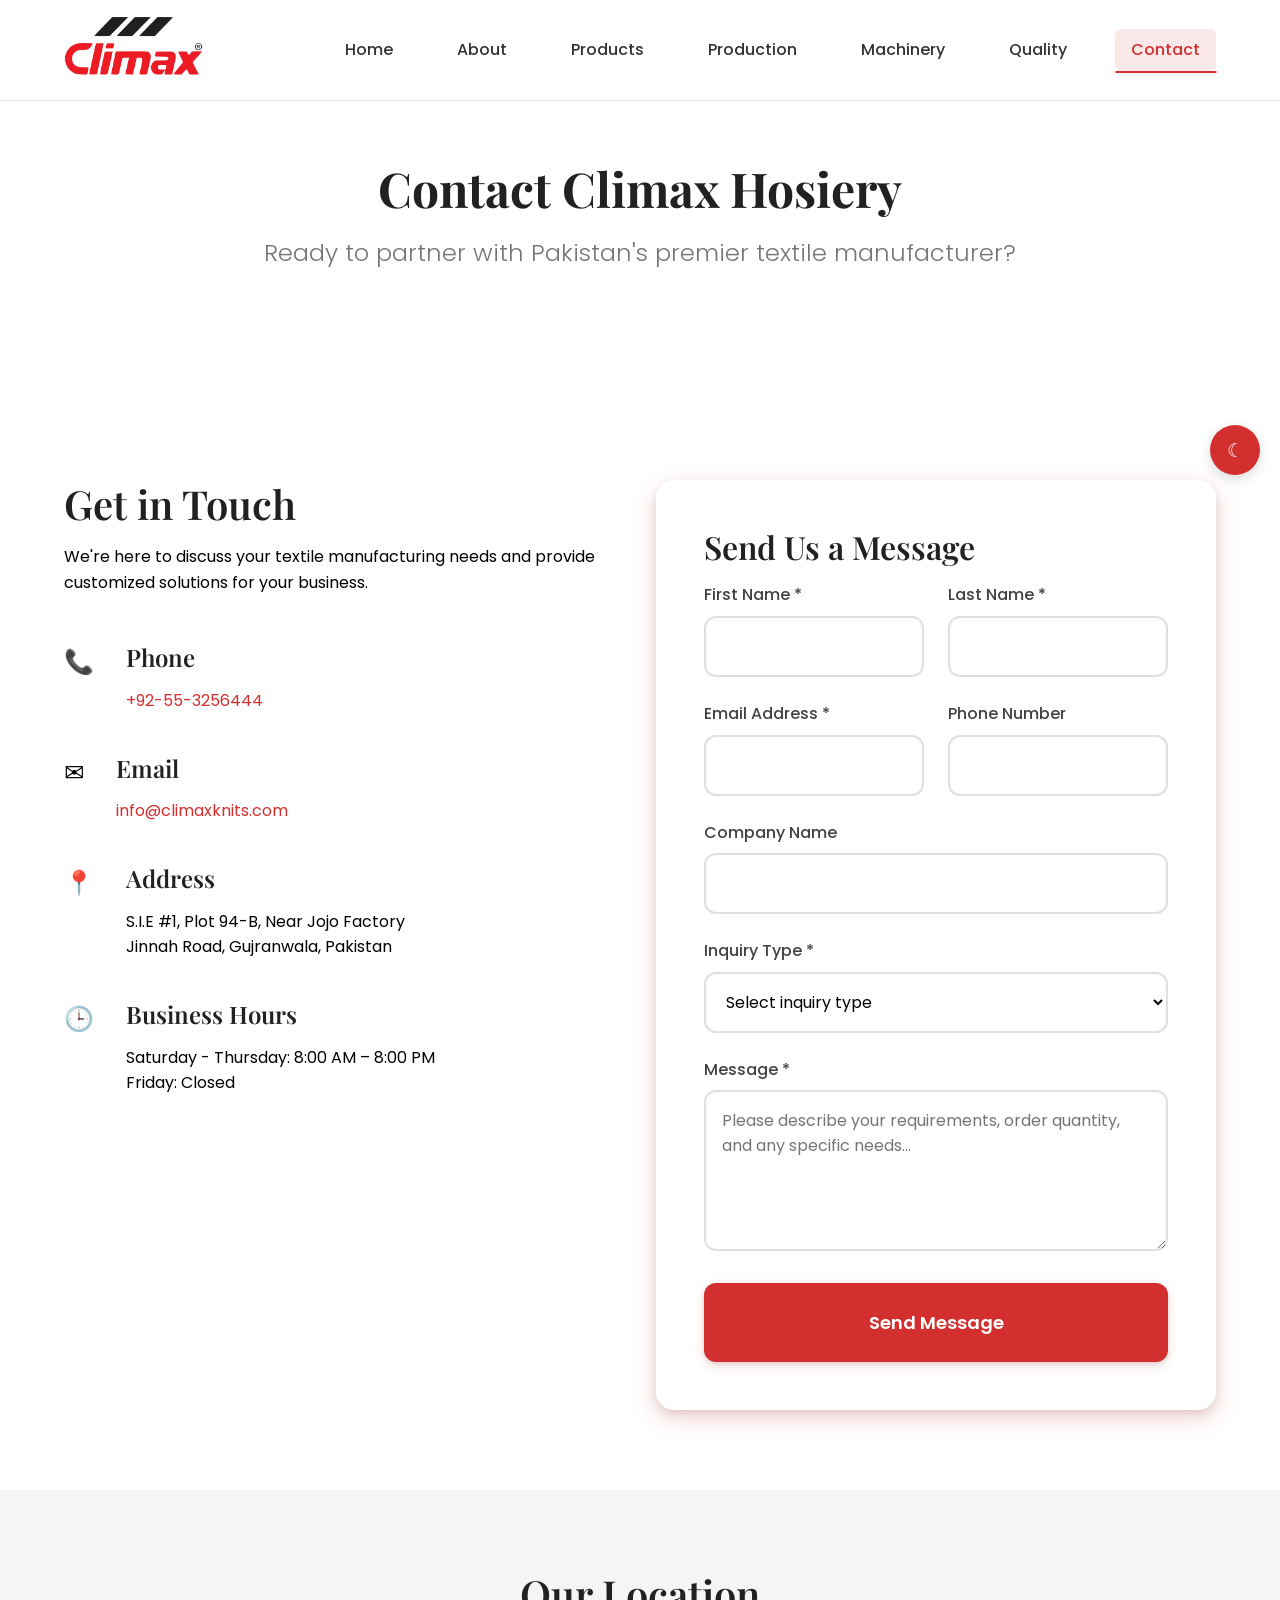
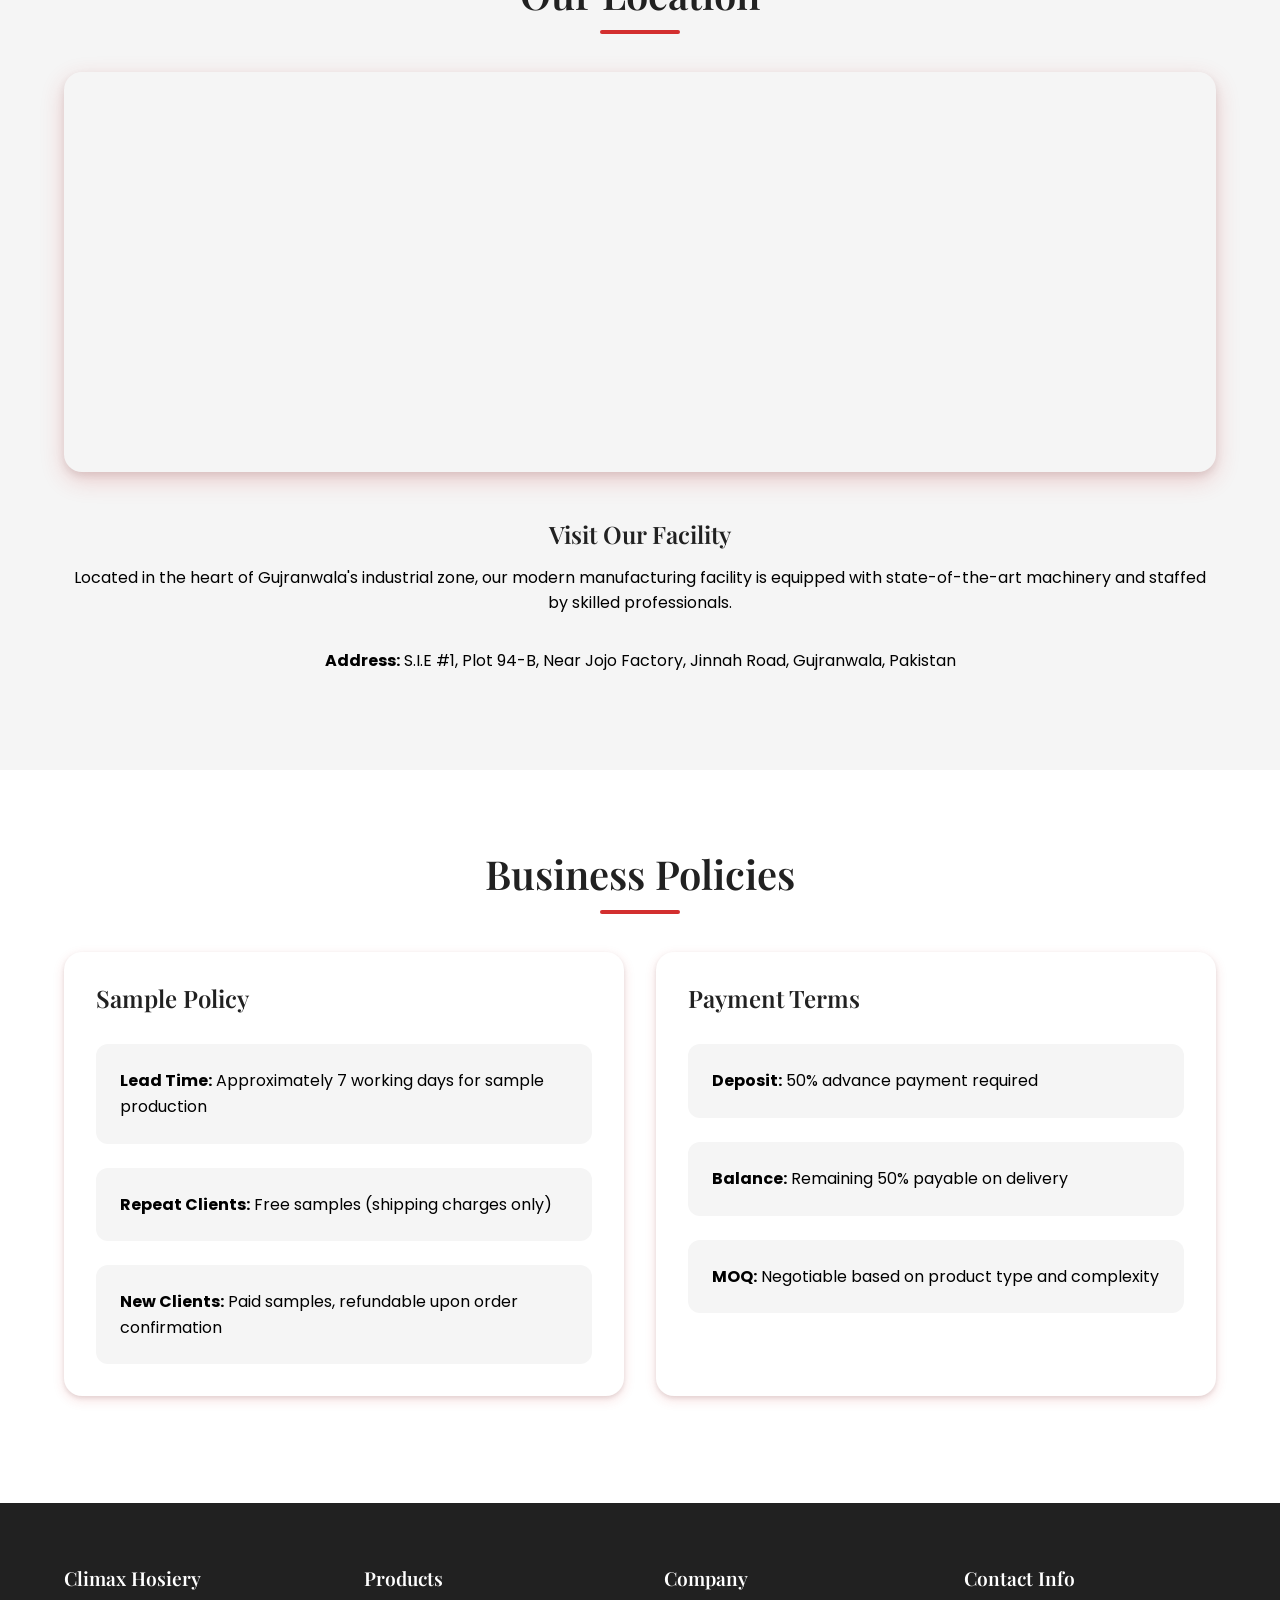
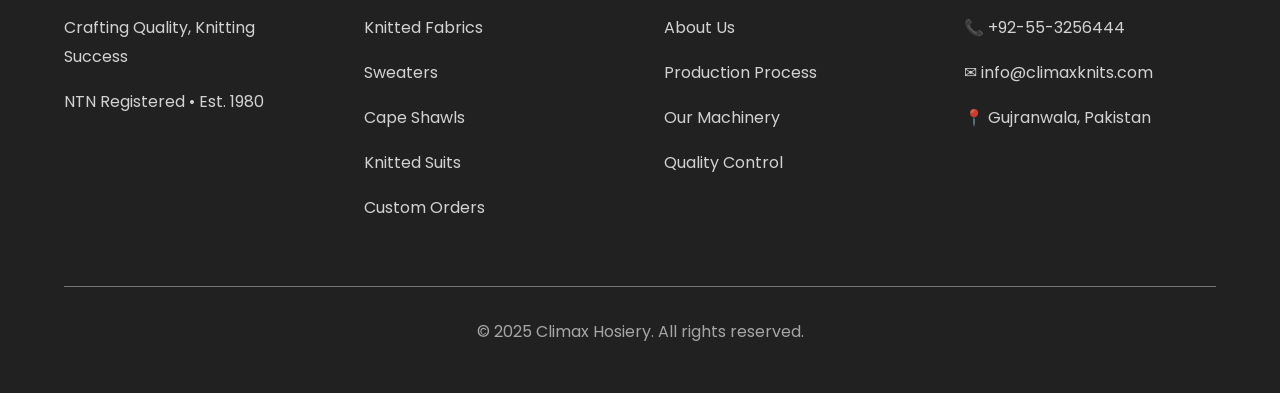
<file: contact.html>
<!DOCTYPE html>
<html lang="en">
<head>
  <meta charset="UTF-8">
  <meta name="viewport" content="width=device-width, initial-scale=1.0">
  <title>Contact Us - Climax Hosiery | Get in Touch for Manufacturing Inquiries</title>
  <meta name="description" content="Contact Climax Hosiery for textile manufacturing inquiries. Located in Gujranwala, Pakistan. Phone: +92-55-3256444 | Email: info@climaxknits.com">
  
  <link rel="stylesheet" href="./css/style.min.css">
  <link rel="stylesheet" href="./css/dark-mode.css">
  <link rel="stylesheet" href="./css/responsive-improvements.css">
  <link rel="icon" href="./assets/images/logo.png" type="image/png">
</head>
<body>
  <header class="header" role="banner">
    <div class="container">
      <div class="header-content">
        <a href="index.html" aria-label="Climax Hosiery Home">
          <img src="./assets/images/logo.png" alt="Climax Hosiery Logo" class="logo">
        </a>
        
        <nav class="nav" role="navigation" aria-label="Main navigation">
          <a href="index.html" class="nav-link">Home</a>
          <a href="about.html" class="nav-link">About</a>
          <a href="products.html" class="nav-link">Products</a>
          <a href="production.html" class="nav-link">Production</a>
          <a href="machinery.html" class="nav-link">Machinery</a>
          <a href="quality.html" class="nav-link">Quality</a>
          <a href="contact.html" class="nav-link active">Contact</a>
        </nav>
        
        <button class="mobile-menu-btn" aria-label="Toggle mobile menu" aria-expanded="false">☰</button>
      </div>
    </div>
  </header>

  <main style="padding-top: 80px;">
    <!-- Page Hero -->
    <section class="section" role="banner">
      <div class="container">
        <div class="text-center fade-in">
          <h1>Contact Climax Hosiery</h1>
          <p class="hero-tagline">Ready to partner with Pakistan's premier textile manufacturer?</p>
        </div>
      </div>
    </section>

    <!-- Contact Information -->
    <section class="section" role="region" aria-labelledby="contact-info">
      <div class="container">
        <div class="grid grid-2">
          <div class="slide-in-left">
            <h2 id="contact-info">Get in Touch</h2>
            <p class="mb-6">We're here to discuss your textile manufacturing needs and provide customized solutions for your business.</p>
            
            <div class="space-y-4">
              <div class="flex" style="align-items: flex-start; margin-bottom: var(--spacing-3);">
                <span style="font-size: 1.5rem; margin-right: var(--spacing-2);">📞</span>
                <div>
                  <h4>Phone</h4>
                  <p><a href="tel:+92553256444" style="color: var(--primary-red); text-decoration: none;">+92-55-3256444</a></p>
                </div>
              </div>
              
              <div class="flex" style="align-items: flex-start; margin-bottom: var(--spacing-3);">
                <span style="font-size: 1.5rem; margin-right: var(--spacing-2);">✉️</span>
                <div>
                  <h4>Email</h4>
                  <p><a href="mailto:info@climaxknits.com" style="color: var(--primary-red); text-decoration: none;">info@climaxknits.com</a></p>
                </div>
              </div>
              
              <div class="flex" style="align-items: flex-start; margin-bottom: var(--spacing-3);">
                <span style="font-size: 1.5rem; margin-right: var(--spacing-2);">📍</span>
                <div>
                  <h4>Address</h4>
                  <p>S.I.E #1, Plot 94-B, Near Jojo Factory<br>Jinnah Road, Gujranwala, Pakistan</p>
                </div>
              </div>
              
              <div class="flex" style="align-items: flex-start; margin-bottom: var(--spacing-3);">
                <span style="font-size: 1.5rem; margin-right: var(--spacing-2);">🕒</span>
                <div>
                  <h4>Business Hours</h4>
                  <p>Saturday - Thursday: 8:00 AM – 8:00 PM<br>Friday: Closed</p>
                </div>
              </div>
            </div>
          </div>
          
          <div class="slide-in-right">
            <div class="contact-form">
              <h3>Send Us a Message</h3>
              <form id="contactForm" novalidate>
                <div class="form-row">
                  <div class="form-group">
                    <label for="firstName" class="form-label">First Name *</label>
                    <input type="text" id="firstName" name="firstName" class="form-input" required>
                  </div>
                  <div class="form-group">
                    <label for="lastName" class="form-label">Last Name *</label>
                    <input type="text" id="lastName" name="lastName" class="form-input" required>
                  </div>
                </div>
                
                <div class="form-row">
                  <div class="form-group">
                    <label for="email" class="form-label">Email Address *</label>
                    <input type="email" id="email" name="email" class="form-input" required>
                  </div>
                  <div class="form-group">
                    <label for="phone" class="form-label">Phone Number</label>
                    <input type="tel" id="phone" name="phone" class="form-input">
                  </div>
                </div>
                
                <div class="form-group">
                  <label for="company" class="form-label">Company Name</label>
                  <input type="text" id="company" name="company" class="form-input">
                </div>
                
                <div class="form-group">
                  <label for="inquiryType" class="form-label">Inquiry Type *</label>
                  <select id="inquiryType" name="inquiryType" class="form-select" required>
                    <option value="">Select inquiry type</option>
                    <option value="knitted-fabrics">Knitted Fabrics</option>
                    <option value="sweaters">Sweaters</option>
                    <option value="cape-shawls">Cape Shawls</option>
                    <option value="suits">Knitted Suits</option>
                    <option value="custom-orders">Custom Orders/OEM</option>
                    <option value="general">General Inquiry</option>
                  </select>
                </div>
                
                <div class="form-group">
                  <label for="message" class="form-label">Message *</label>
                  <textarea id="message" name="message" class="form-textarea" rows="5" required placeholder="Please describe your requirements, order quantity, and any specific needs..."></textarea>
                </div>
                
                <button type="submit" class="btn btn-primary btn-large" style="width: 100%;">Send Message</button>
              </form>
            </div>
          </div>
        </div>
      </div>
    </section>

    <!-- Google Map -->
    <section class="section bg-gray" role="region" aria-labelledby="location-title">
      <div class="container">
        <h2 id="location-title" class="section-title fade-in">Our Location</h2>
        <div class="fade-in">
          <div style="position: relative; height: 400px; border-radius: var(--border-radius-lg); overflow: hidden; box-shadow: var(--shadow-lg);">
            <iframe 
              src="https://www.google.com/maps/embed?pb=!1m18!1m12!1m3!1d3405.5234567890123!2d74.1876543!3d32.1234567!2m3!1f0!2f0!3f0!3m2!1i1024!2i768!4f13.1!3m3!1m2!1s0x0%3A0x0!2sGujranwala%2C%20Pakistan!5e0!3m2!1sen!2s!4v1640000000000!5m2!1sen!2s"
              width="100%" 
              height="400" 
              style="border:0;" 
              allowfullscreen="" 
              loading="lazy" 
              referrerpolicy="no-referrer-when-downgrade"
              title="Climax Hosiery Location - Gujranwala, Pakistan">
            </iframe>
          </div>
          
          <div class="text-center mt-6">
            <h4>Visit Our Facility</h4>
            <p>Located in the heart of Gujranwala's industrial zone, our modern manufacturing facility is equipped with state-of-the-art machinery and staffed by skilled professionals.</p>
            <p class="mt-4">
              <strong>Address:</strong> S.I.E #1, Plot 94-B, Near Jojo Factory, Jinnah Road, Gujranwala, Pakistan
            </p>
          </div>
        </div>
      </div>
    </section>

    <!-- Business Policies -->
    <section class="section" role="region" aria-labelledby="policies-title">
      <div class="container">
        <h2 id="policies-title" class="section-title fade-in">Business Policies</h2>
        
        <div class="grid grid-2">
          <div class="card slide-in-left">
            <h4>Sample Policy</h4>
            <div class="mt-4">
              <div style="padding: var(--spacing-3); background: var(--neutral-100); border-radius: var(--border-radius); margin-bottom: var(--spacing-3);">
                <strong>Lead Time:</strong> Approximately 7 working days for sample production
              </div>
              <div style="padding: var(--spacing-3); background: var(--neutral-100); border-radius: var(--border-radius); margin-bottom: var(--spacing-3);">
                <strong>Repeat Clients:</strong> Free samples (shipping charges only)
              </div>
              <div style="padding: var(--spacing-3); background: var(--neutral-100); border-radius: var(--border-radius);">
                <strong>New Clients:</strong> Paid samples, refundable upon order confirmation
              </div>
            </div>
          </div>
          
          <div class="card slide-in-right">
            <h4>Payment Terms</h4>
            <div class="mt-4">
              <div style="padding: var(--spacing-3); background: var(--neutral-100); border-radius: var(--border-radius); margin-bottom: var(--spacing-3);">
                <strong>Deposit:</strong> 50% advance payment required
              </div>
              <div style="padding: var(--spacing-3); background: var(--neutral-100); border-radius: var(--border-radius); margin-bottom: var(--spacing-3);">
                <strong>Balance:</strong> Remaining 50% payable on delivery
              </div>
              <div style="padding: var(--spacing-3); background: var(--neutral-100); border-radius: var(--border-radius);">
                <strong>MOQ:</strong> Negotiable based on product type and complexity
              </div>
            </div>
          </div>
        </div>
      </div>
    </section>
  </main>

  <footer class="footer" role="contentinfo">
    <div class="container">
      <div class="footer-content">
        <div class="footer-section">
          <h4>Climax Hosiery</h4>
          <p>Crafting Quality, Knitting Success</p>
          <p>NTN Registered • Est. 1980</p>
        </div>
        
        <div class="footer-section">
          <h4>Products</h4>
          <p><a href="product-fabrics.html">Knitted Fabrics</a></p>
          <p><a href="product-sweaters.html">Sweaters</a></p>
          <p><a href="product-cape-shawls.html">Cape Shawls</a></p>
          <p><a href="product-suits.html">Knitted Suits</a></p>
          <p><a href="product-custom.html">Custom Orders</a></p>
        </div>
        
        <div class="footer-section">
          <h4>Company</h4>
          <p><a href="about.html">About Us</a></p>
          <p><a href="production.html">Production Process</a></p>
          <p><a href="machinery.html">Our Machinery</a></p>
          <p><a href="quality.html">Quality Control</a></p>
        </div>
        
        <div class="footer-section">
          <h4>Contact Info</h4>
          <p>📞 +92-55-3256444</p>
          <p>✉️ info@climaxknits.com</p>
          <p>📍 Gujranwala, Pakistan</p>
        </div>
      </div>
      
      <div class="footer-bottom">
        <p>&copy; 2025 Climax Hosiery. All rights reserved.</p>
      </div>
    </div>
  </footer>

  <script src="./js/enhanced-main.js"></script>
</body>
</html>
</file>
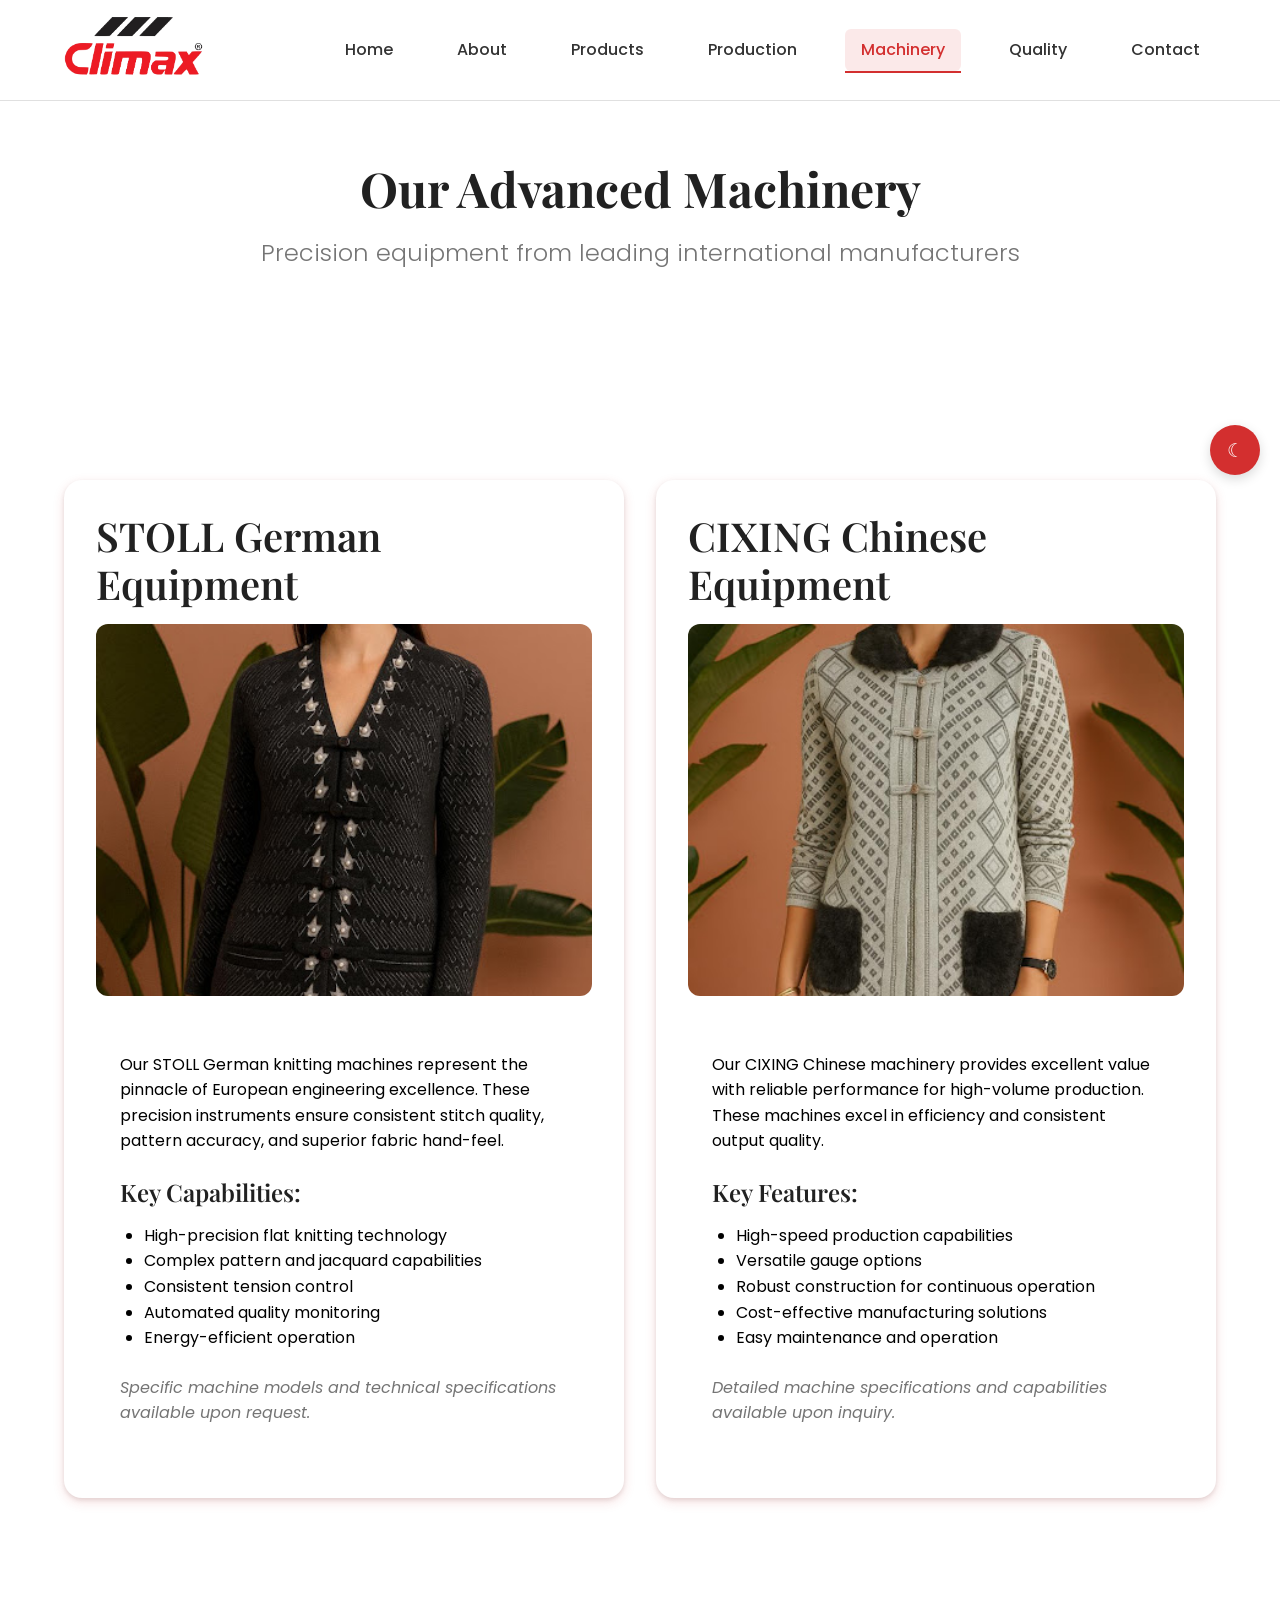
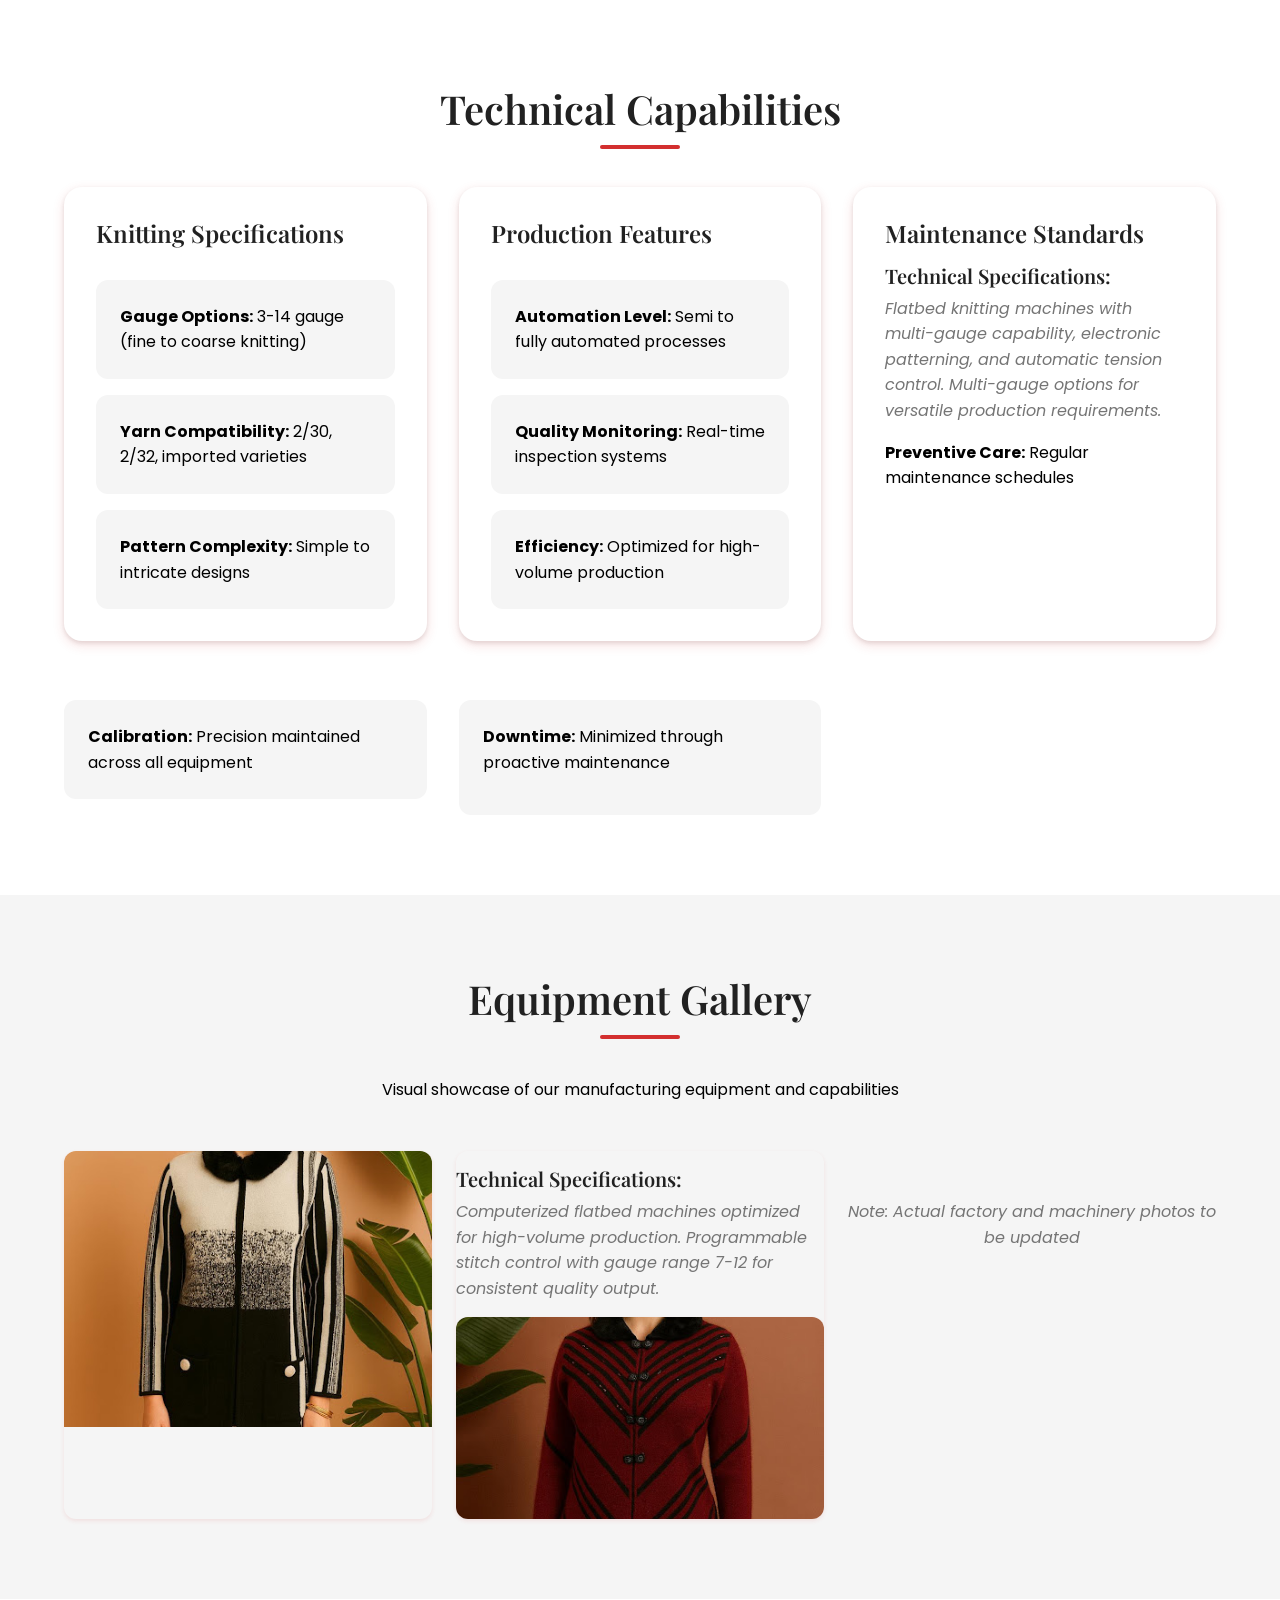
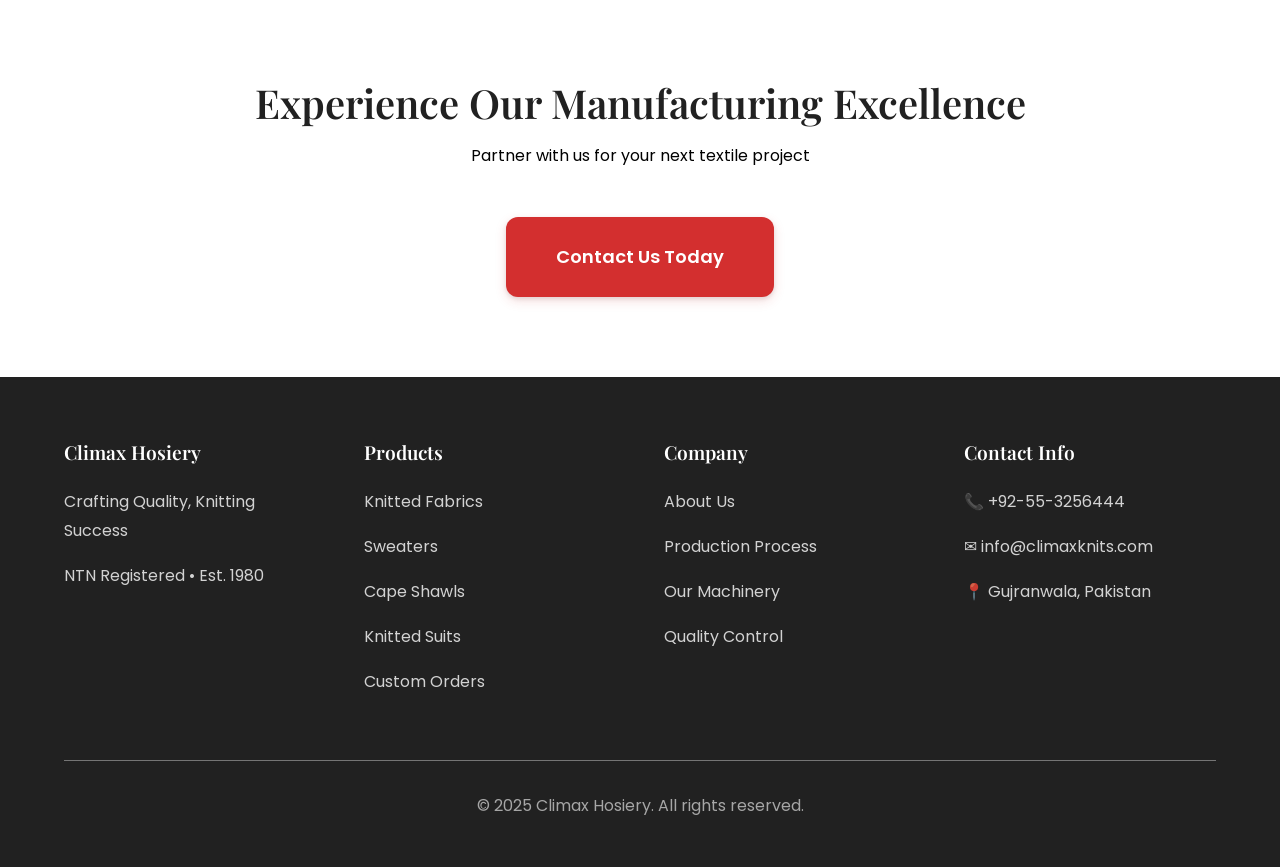
<file: machinery.html>
<!DOCTYPE html>
<html lang="en">
<head>
  <meta charset="UTF-8">
  <meta name="viewport" content="width=device-width, initial-scale=1.0">
  <title>Machinery - Climax Hosiery | STOLL German & CIXING Chinese Equipment</title>
  <meta name="description" content="Advanced knitting machinery including STOLL German and CIXING Chinese equipment ensuring precision manufacturing and consistent quality.">
  
  <link rel="stylesheet" href="./css/style.min.css">
  <link rel="stylesheet" href="./css/dark-mode.css">
  <link rel="stylesheet" href="./css/responsive-improvements.css">
  <link rel="icon" href="./assets/images/logo.png" type="image/png">
</head>
<body>
  <header class="header" role="banner">
    <div class="container">
      <div class="header-content">
        <a href="index.html" aria-label="Climax Hosiery Home">
          <img src="./assets/images/logo.png" alt="Climax Hosiery Logo" class="logo">
        </a>
        
        <nav class="nav" role="navigation" aria-label="Main navigation">
          <a href="index.html" class="nav-link">Home</a>
          <a href="about.html" class="nav-link">About</a>
          <a href="products.html" class="nav-link">Products</a>
          <a href="production.html" class="nav-link">Production</a>
          <a href="machinery.html" class="nav-link active">Machinery</a>
          <a href="quality.html" class="nav-link">Quality</a>
          <a href="contact.html" class="nav-link">Contact</a>
        </nav>
        
        <button class="mobile-menu-btn" aria-label="Toggle mobile menu" aria-expanded="false">☰</button>
      </div>
    </div>
  </header>

  <main style="padding-top: 80px;">
    <!-- Page Hero -->
    <section class="section" role="banner">
      <div class="container">
        <div class="text-center fade-in">
          <h1>Our Advanced Machinery</h1>
          <p class="hero-tagline">Precision equipment from leading international manufacturers</p>
        </div>
      </div>
    </section>

    <!-- Machinery Overview -->
    <section class="section" role="region" aria-labelledby="machinery-overview">
      <div class="container">
        <div class="grid grid-2">
          <div class="card slide-in-left">
            <h2 id="machinery-overview">STOLL German Equipment</h2>
            <img src="./assets/images/product-6.jpg" alt="STOLL German Knitting Machines" class="card-image" loading="lazy">
            <div style="padding: var(--spacing-3);">
              <p>Our STOLL German knitting machines represent the pinnacle of European engineering excellence. These precision instruments ensure consistent stitch quality, pattern accuracy, and superior fabric hand-feel.</p>
              
              <h4 style="margin-top: var(--spacing-3); margin-bottom: var(--spacing-2);">Key Capabilities:</h4>
              <ul style="margin-left: var(--spacing-3); margin-bottom: var(--spacing-3);">
                <li>High-precision flat knitting technology</li>
                <li>Complex pattern and jacquard capabilities</li>
                <li>Consistent tension control</li>
                <li>Automated quality monitoring</li>
                <li>Energy-efficient operation</li>
              </ul>
              
              <!-- TODO: Add specific machine models and technical specs -->
              <p class="text-gray"><em>Specific machine models and technical specifications available upon request.</em></p>
            </div>
          </div>

          <div class="card slide-in-right">
            <h2>CIXING Chinese Equipment</h2>
            <img src="./assets/images/product-7.jpg" alt="CIXING Chinese Knitting Machines" class="card-image" loading="lazy">
            <div style="padding: var(--spacing-3);">
              <p>Our CIXING Chinese machinery provides excellent value with reliable performance for high-volume production. These machines excel in efficiency and consistent output quality.</p>
              
              <h4 style="margin-top: var(--spacing-3); margin-bottom: var(--spacing-2);">Key Features:</h4>
              <ul style="margin-left: var(--spacing-3); margin-bottom: var(--spacing-3);">
                <li>High-speed production capabilities</li>
                <li>Versatile gauge options</li>
                <li>Robust construction for continuous operation</li>
                <li>Cost-effective manufacturing solutions</li>
                <li>Easy maintenance and operation</li>
              </ul>
              
              <!-- TODO: Add specific machine models and technical specs -->
              <p class="text-gray"><em>Detailed machine specifications and capabilities available upon inquiry.</em></p>
            </div>
          </div>
        </div>
      </div>
    </section>

    <!-- Technical Capabilities -->
    <section class="section" role="region" aria-labelledby="capabilities-title">
      <div class="container">
        <h2 id="capabilities-title" class="section-title fade-in">Technical Capabilities</h2>
        
        <div class="grid grid-3">
          <div class="card fade-in">
            <h4>Knitting Specifications</h4>
            <div class="mt-4">
              <!-- TODO: Add actual gauge specifications -->
              <div style="padding: var(--spacing-3); background: var(--neutral-100); border-radius: var(--border-radius); margin-bottom: var(--spacing-2);">
                <strong>Gauge Options:</strong> 3-14 gauge (fine to coarse knitting)
              </div>
              <div style="padding: var(--spacing-3); background: var(--neutral-100); border-radius: var(--border-radius); margin-bottom: var(--spacing-2);">
                <strong>Yarn Compatibility:</strong> 2/30, 2/32, imported varieties
              </div>
              <div style="padding: var(--spacing-3); background: var(--neutral-100); border-radius: var(--border-radius);">
                <strong>Pattern Complexity:</strong> Simple to intricate designs
              </div>
            </div>
          </div>

          <div class="card fade-in">
            <h4>Production Features</h4>
            <div class="mt-4">
              <div style="padding: var(--spacing-3); background: var(--neutral-100); border-radius: var(--border-radius); margin-bottom: var(--spacing-2);">
                <strong>Automation Level:</strong> Semi to fully automated processes
              </div>
              <div style="padding: var(--spacing-3); background: var(--neutral-100); border-radius: var(--border-radius); margin-bottom: var(--spacing-2);">
                <strong>Quality Monitoring:</strong> Real-time inspection systems
              </div>
              <div style="padding: var(--spacing-3); background: var(--neutral-100); border-radius: var(--border-radius);">
                <strong>Efficiency:</strong> Optimized for high-volume production
              </div>
            </div>
          </div>

          <div class="card fade-in">
            <h4>Maintenance Standards</h4>
              <h5 style="margin-top: var(--spacing-2); margin-bottom: var(--spacing-1);">Technical Specifications:</h5>
              <p class="text-gray"><em>Flatbed knitting machines with multi-gauge capability, electronic patterning, and automatic tension control. Multi-gauge options for versatile production requirements.</em></p>
                <strong>Preventive Care:</strong> Regular maintenance schedules
              </div>
              <div style="padding: var(--spacing-3); background: var(--neutral-100); border-radius: var(--border-radius); margin-bottom: var(--spacing-2);">
                <strong>Calibration:</strong> Precision maintained across all equipment
              </div>
              <div style="padding: var(--spacing-3); background: var(--neutral-100); border-radius: var(--border-radius);">
                <strong>Downtime:</strong> Minimized through proactive maintenance
              </div>
            </div>
          </div>
        </div>
      </div>
    </section>

    <!-- Equipment Gallery -->
    <section class="section bg-gray" role="region" aria-labelledby="gallery-title">
      <div class="container">
        <h2 id="gallery-title" class="section-title fade-in">Equipment Gallery</h2>
        <p class="text-center fade-in mb-6">Visual showcase of our manufacturing equipment and capabilities</p>
        
        <!-- TODO: Replace with actual machinery photos -->
        <div class="gallery fade-in">
          <div class="gallery-item">
            <img src="./assets/images/product-8.jpg" alt="Knitting Machine Operation" loading="lazy">
          </div>
          <div class="gallery-item">
              <h5 style="margin-top: var(--spacing-2); margin-bottom: var(--spacing-1);">Technical Specifications:</h5>
              <p class="text-gray"><em>Computerized flatbed machines optimized for high-volume production. Programmable stitch control with gauge range 7-12 for consistent quality output.</em></p>
          <div class="gallery-item">
            <img src="./assets/images/product-2.jpg" alt="Steam Pressing Equipment" loading="lazy">
          </div>
          <div class="gallery-item">
            <img src="./assets/images/product-3.jpg" alt="Cutting Table Setup" loading="lazy">
          </div>
        </div>
        
        <p class="text-center mt-6 text-gray"><em>Note: Actual factory and machinery photos to be updated</em></p>
      </div>
    </section>

    <!-- Call to Action -->
    <section class="section" role="region" aria-labelledby="cta-title">
      <div class="container text-center">
        <h2 id="cta-title" class="fade-in">Experience Our Manufacturing Excellence</h2>
        <p class="fade-in mb-6">Partner with us for your next textile project</p>
        <div class="flex justify-center fade-in">
          <a href="contact.html" class="btn btn-primary btn-large">Contact Us Today</a>
        </div>
      </div>
    </section>
  </main>

  <footer class="footer" role="contentinfo">
    <div class="container">
      <div class="footer-content">
        <div class="footer-section">
          <h4>Climax Hosiery</h4>
          <p>Crafting Quality, Knitting Success</p>
          <p>NTN Registered • Est. 1980</p>
        </div>
        
        <div class="footer-section">
          <h4>Products</h4>
          <p><a href="product-fabrics.html">Knitted Fabrics</a></p>
          <p><a href="product-sweaters.html">Sweaters</a></p>
          <p><a href="product-cape-shawls.html">Cape Shawls</a></p>
          <p><a href="product-suits.html">Knitted Suits</a></p>
          <p><a href="product-custom.html">Custom Orders</a></p>
        </div>
        
        <div class="footer-section">
          <h4>Company</h4>
          <p><a href="about.html">About Us</a></p>
          <p><a href="production.html">Production Process</a></p>
          <p><a href="machinery.html">Our Machinery</a></p>
          <p><a href="quality.html">Quality Control</a></p>
        </div>
        
        <div class="footer-section">
          <h4>Contact Info</h4>
          <p>📞 +92-55-3256444</p>
          <p>✉️ info@climaxknits.com</p>
          <p>📍 Gujranwala, Pakistan</p>
        </div>
      </div>
      
      <div class="footer-bottom">
        <p>&copy; 2025 Climax Hosiery. All rights reserved.</p>
      </div>
    </div>
  </footer>

  <script src="./js/enhanced-main.js"></script>
</body>
</html>
</file>
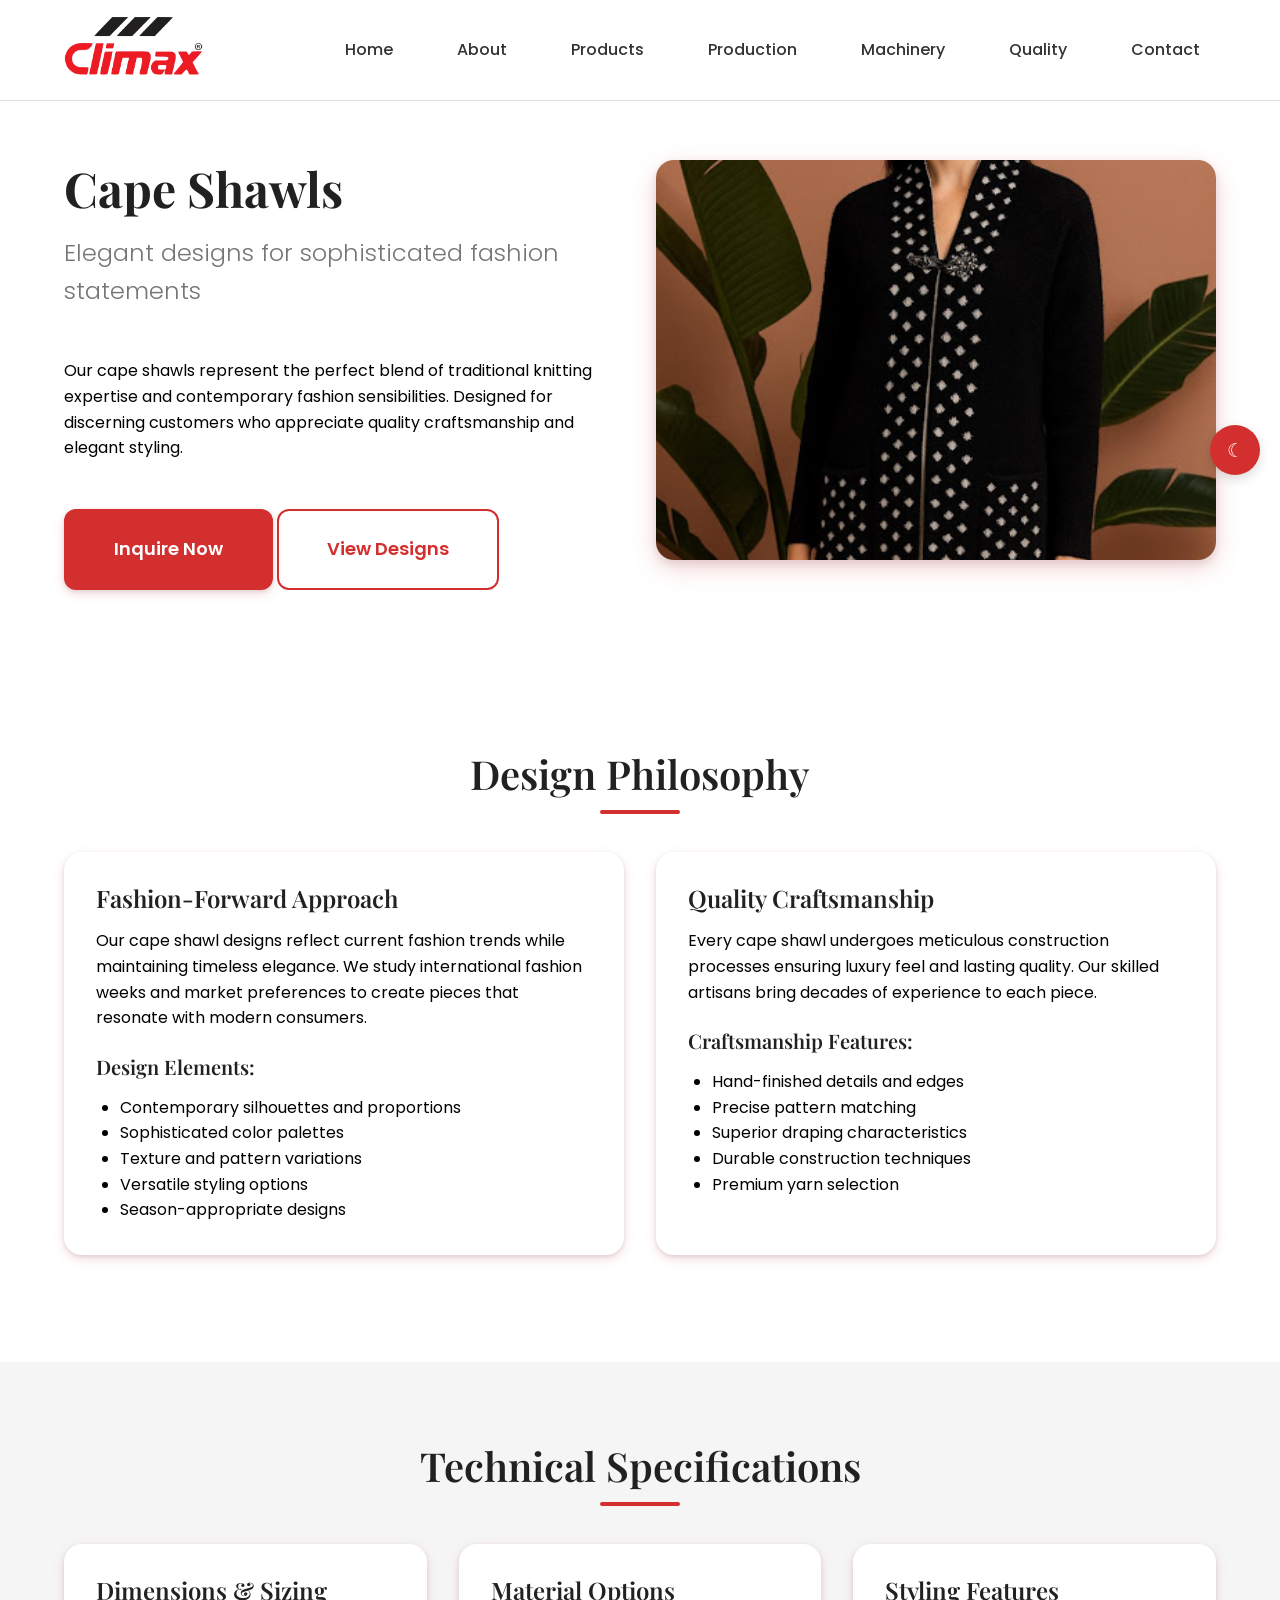
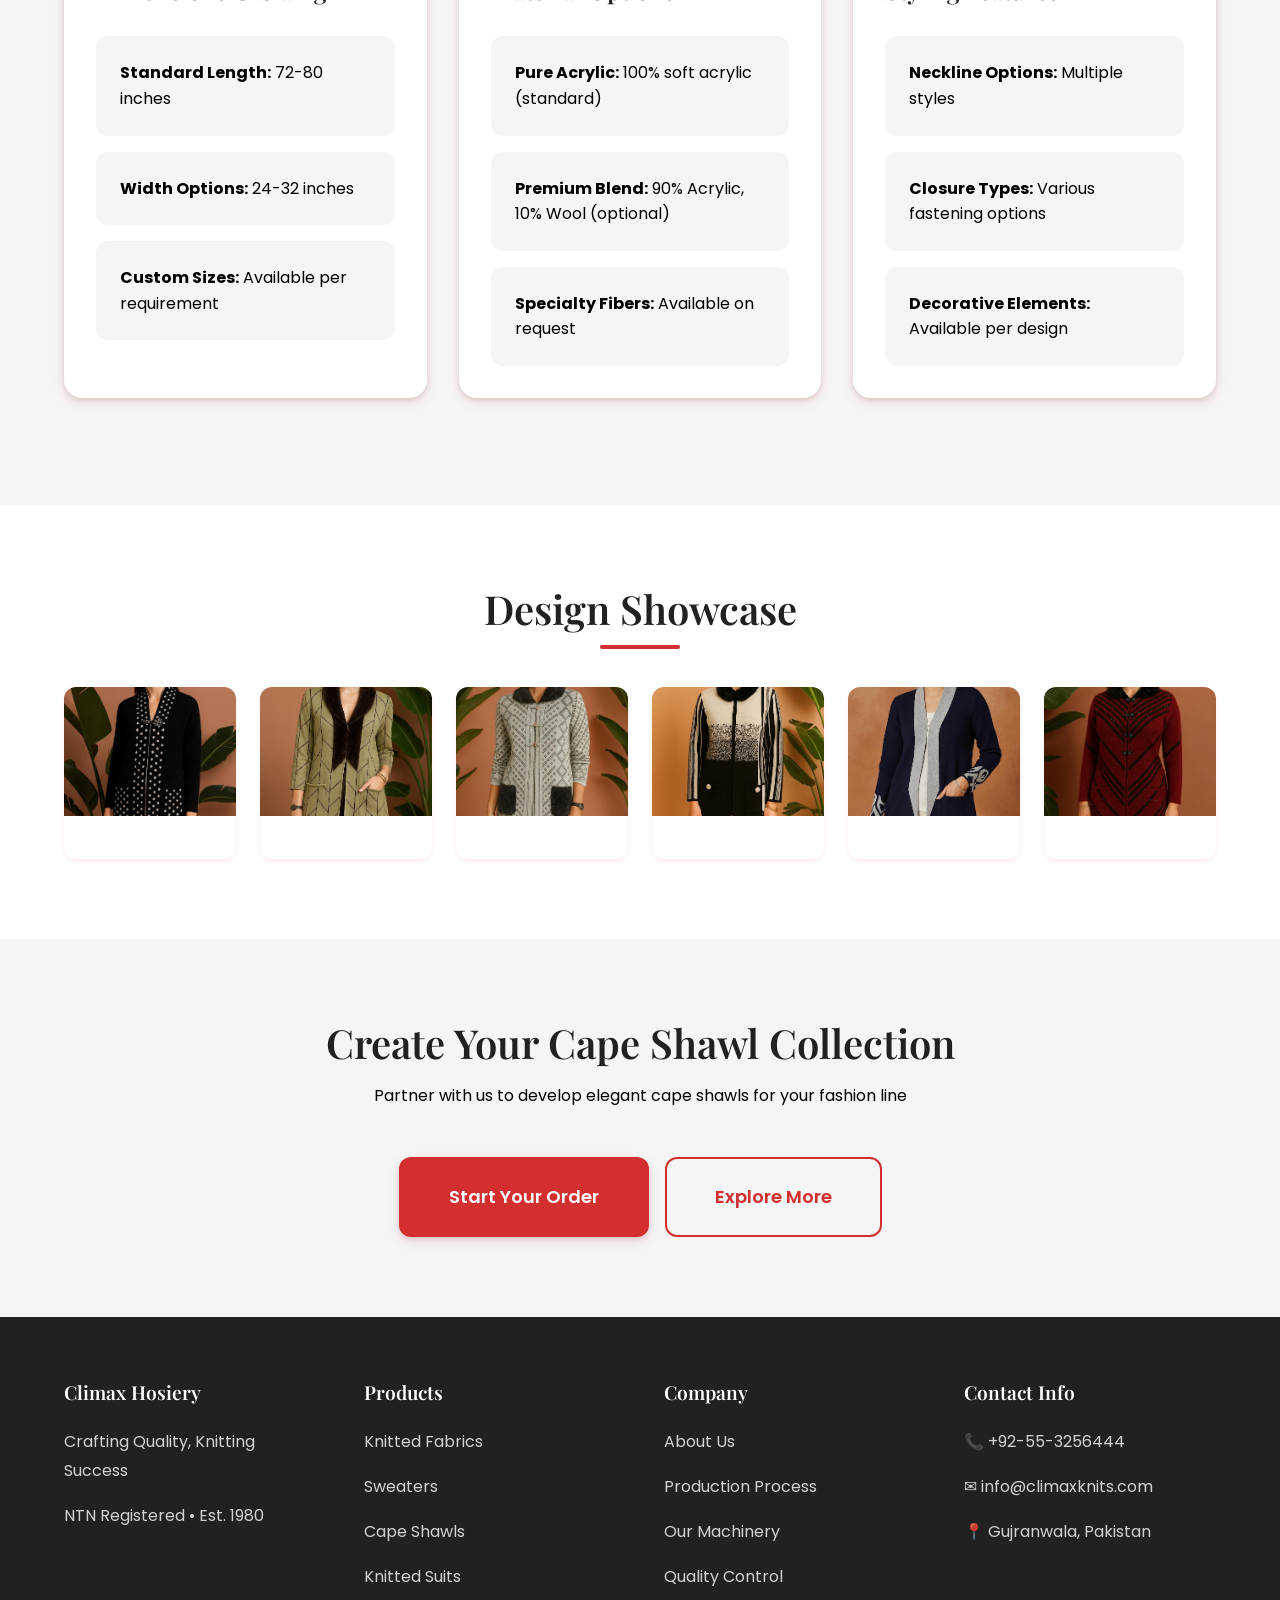
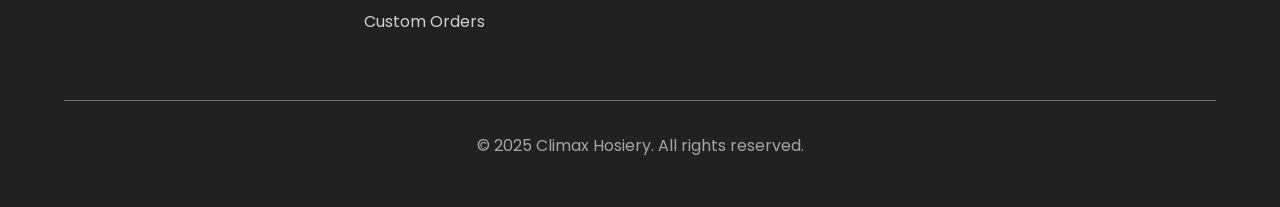
<file: product-cape-shawls.html>
<!DOCTYPE html>
<html lang="en">
<head>
  <meta charset="UTF-8">
  <meta name="viewport" content="width=device-width, initial-scale=1.0">
  <title>Cape Shawls - Climax Hosiery | Elegant Fashion-Forward Designs</title>
  <meta name="description" content="Elegant cape shawls with sophisticated styling and exceptional knit quality. Fashion-forward designs for luxury market segments.">
  
  <link rel="stylesheet" href="./css/style.min.css">
  <link rel="stylesheet" href="./css/dark-mode.css">
  <link rel="stylesheet" href="./css/responsive-improvements.css">
  <link rel="icon" href="./assets/images/logo.png" type="image/png">
</head>
<body>
  <header class="header" role="banner">
    <div class="container">
      <div class="header-content">
        <a href="index.html" aria-label="Climax Hosiery Home">
          <img src="./assets/images/logo.png" alt="Climax Hosiery Logo" class="logo">
        </a>
        
        <nav class="nav" role="navigation" aria-label="Main navigation">
          <a href="index.html" class="nav-link">Home</a>
          <a href="about.html" class="nav-link">About</a>
          <a href="products.html" class="nav-link">Products</a>
          <a href="production.html" class="nav-link">Production</a>
          <a href="machinery.html" class="nav-link">Machinery</a>
          <a href="quality.html" class="nav-link">Quality</a>
          <a href="contact.html" class="nav-link">Contact</a>
        </nav>
        
        <button class="mobile-menu-btn" aria-label="Toggle mobile menu" aria-expanded="false">☰</button>
      </div>
    </div>
  </header>

  <main style="padding-top: 80px;">
    <!-- Product Hero -->
    <section class="section" role="banner">
      <div class="container">
        <div class="grid grid-2">
          <div class="slide-in-left">
            <h1>Cape Shawls</h1>
            <p class="hero-tagline">Elegant designs for sophisticated fashion statements</p>
            <p>Our cape shawls represent the perfect blend of traditional knitting expertise and contemporary fashion sensibilities. Designed for discerning customers who appreciate quality craftsmanship and elegant styling.</p>
            
            <div class="mt-6">
              <a href="contact.html" class="btn btn-primary btn-large">Inquire Now</a>
              <a href="#designs" class="btn btn-outline btn-large ml-4">View Designs</a>
            </div>
          </div>
          
          <div class="slide-in-right">
            <img src="./assets/images/product-3.jpg" alt="Elegant Cape Shawl Collection" style="width: 100%; height: 400px; object-fit: cover; border-radius: var(--border-radius-lg); box-shadow: var(--shadow-lg);">
          </div>
        </div>
      </div>
    </section>

    <!-- Design Philosophy -->
    <section class="section" role="region" aria-labelledby="philosophy-title">
      <div class="container">
        <h2 id="philosophy-title" class="section-title fade-in">Design Philosophy</h2>
        
        <div class="grid grid-2">
          <div class="card slide-in-left">
            <h4>Fashion-Forward Approach</h4>
            <p>Our cape shawl designs reflect current fashion trends while maintaining timeless elegance. We study international fashion weeks and market preferences to create pieces that resonate with modern consumers.</p>
            
            <h5 style="margin-top: var(--spacing-3); margin-bottom: var(--spacing-2);">Design Elements:</h5>
            <ul style="margin-left: var(--spacing-3);">
              <li>Contemporary silhouettes and proportions</li>
              <li>Sophisticated color palettes</li>
              <li>Texture and pattern variations</li>
              <li>Versatile styling options</li>
              <li>Season-appropriate designs</li>
            </ul>
          </div>
          
          <div class="card slide-in-right">
            <h4>Quality Craftsmanship</h4>
            <p>Every cape shawl undergoes meticulous construction processes ensuring luxury feel and lasting quality. Our skilled artisans bring decades of experience to each piece.</p>
            
            <h5 style="margin-top: var(--spacing-3); margin-bottom: var(--spacing-2);">Craftsmanship Features:</h5>
            <ul style="margin-left: var(--spacing-3);">
              <li>Hand-finished details and edges</li>
              <li>Precise pattern matching</li>
              <li>Superior draping characteristics</li>
              <li>Durable construction techniques</li>
              <li>Premium yarn selection</li>
            </ul>
          </div>
        </div>
      </div>
    </section>

    <!-- Cape Shawl Specifications -->
    <section class="section bg-gray" role="region" aria-labelledby="shawl-specs-title">
      <div class="container">
        <h2 id="shawl-specs-title" class="section-title fade-in">Technical Specifications</h2>
        
        <div class="grid grid-3">
          <div class="card fade-in">
            <h4>Dimensions & Sizing</h4>
            <div class="mt-4">
              <div style="padding: var(--spacing-3); background: var(--neutral-100); border-radius: var(--border-radius); margin-bottom: var(--spacing-2);">
                <strong>Standard Length:</strong> 72-80 inches
              </div>
              <div style="padding: var(--spacing-3); background: var(--neutral-100); border-radius: var(--border-radius); margin-bottom: var(--spacing-2);">
                <strong>Width Options:</strong> 24-32 inches
              </div>
              <div style="padding: var(--spacing-3); background: var(--neutral-100); border-radius: var(--border-radius);">
                <strong>Custom Sizes:</strong> Available per requirement
              </div>
            </div>
          </div>

          <div class="card fade-in">
            <h4>Material Options</h4>
            <div class="mt-4">
              <div style="padding: var(--spacing-3); background: var(--neutral-100); border-radius: var(--border-radius); margin-bottom: var(--spacing-2);">
                <strong>Pure Acrylic:</strong> 100% soft acrylic (standard)
              </div>
              <div style="padding: var(--spacing-3); background: var(--neutral-100); border-radius: var(--border-radius); margin-bottom: var(--spacing-2);">
                <strong>Premium Blend:</strong> 90% Acrylic, 10% Wool (optional)
              </div>
              <div style="padding: var(--spacing-3); background: var(--neutral-100); border-radius: var(--border-radius);">
                <strong>Specialty Fibers:</strong> Available on request
              </div>
            </div>
          </div>

          <div class="card fade-in">
            <h4>Styling Features</h4>
            <div class="mt-4">
              <div style="padding: var(--spacing-3); background: var(--neutral-100); border-radius: var(--border-radius); margin-bottom: var(--spacing-2);">
                <strong>Neckline Options:</strong> Multiple styles
              </div>
              <div style="padding: var(--spacing-3); background: var(--neutral-100); border-radius: var(--border-radius); margin-bottom: var(--spacing-2);">
                <strong>Closure Types:</strong> Various fastening options
              </div>
              <div style="padding: var(--spacing-3); background: var(--neutral-100); border-radius: var(--border-radius);">
                <strong>Decorative Elements:</strong> Available per design
              </div>
            </div>
          </div>
        </div>
      </div>
    </section>

    <!-- Design Gallery -->
    <section id="designs" class="section" role="region" aria-labelledby="designs-title">
      <div class="container">
        <h2 id="designs-title" class="section-title fade-in">Design Showcase</h2>
        
        <div class="gallery fade-in">
          <div class="gallery-item">
            <img src="./assets/images/product-3.jpg" alt="Classic Cape Design" loading="lazy">
          </div>
          <div class="gallery-item">
            <img src="./assets/images/product-5.jpg" alt="Modern Shawl Style" loading="lazy">
          </div>
          <div class="gallery-item">
            <img src="./assets/images/product-7.jpg" alt="Luxury Cape Shawl" loading="lazy">
          </div>
          <div class="gallery-item">
            <img src="./assets/images/product-8.jpg" alt="Seasonal Collection" loading="lazy">
          </div>
          <div class="gallery-item">
            <img src="./assets/images/product-1.jpg" alt="Textural Details" loading="lazy">
          </div>
          <div class="gallery-item">
            <img src="./assets/images/product-2.jpg" alt="Color Variations" loading="lazy">
          </div>
        </div>
      </div>
    </section>

    <!-- Call to Action -->
    <section class="section bg-gray" role="region" aria-labelledby="cta-title">
      <div class="container text-center">
        <h2 id="cta-title" class="fade-in">Create Your Cape Shawl Collection</h2>
        <p class="fade-in mb-6">Partner with us to develop elegant cape shawls for your fashion line</p>
        <div class="flex justify-center fade-in">
          <a href="contact.html" class="btn btn-primary btn-large">Start Your Order</a>
          <a href="products.html" class="btn btn-outline btn-large ml-4">Explore More</a>
        </div>
      </div>
    </section>
  </main>

  <footer class="footer" role="contentinfo">
    <div class="container">
      <div class="footer-content">
        <div class="footer-section">
          <h4>Climax Hosiery</h4>
          <p>Crafting Quality, Knitting Success</p>
          <p>NTN Registered • Est. 1980</p>
        </div>
        
        <div class="footer-section">
          <h4>Products</h4>
          <p><a href="product-fabrics.html">Knitted Fabrics</a></p>
          <p><a href="product-sweaters.html">Sweaters</a></p>
          <p><a href="product-cape-shawls.html">Cape Shawls</a></p>
          <p><a href="product-suits.html">Knitted Suits</a></p>
          <p><a href="product-custom.html">Custom Orders</a></p>
        </div>
        
        <div class="footer-section">
          <h4>Company</h4>
          <p><a href="about.html">About Us</a></p>
          <p><a href="production.html">Production Process</a></p>
          <p><a href="machinery.html">Our Machinery</a></p>
          <p><a href="quality.html">Quality Control</a></p>
        </div>
        
        <div class="footer-section">
          <h4>Contact Info</h4>
          <p>📞 +92-55-3256444</p>
          <p>✉️ info@climaxknits.com</p>
          <p>📍 Gujranwala, Pakistan</p>
        </div>
      </div>
      
      <div class="footer-bottom">
        <p>&copy; 2025 Climax Hosiery. All rights reserved.</p>
      </div>
    </div>
  </footer>

  <script src="./js/enhanced-main.js"></script>
</body>
</html>
</file>
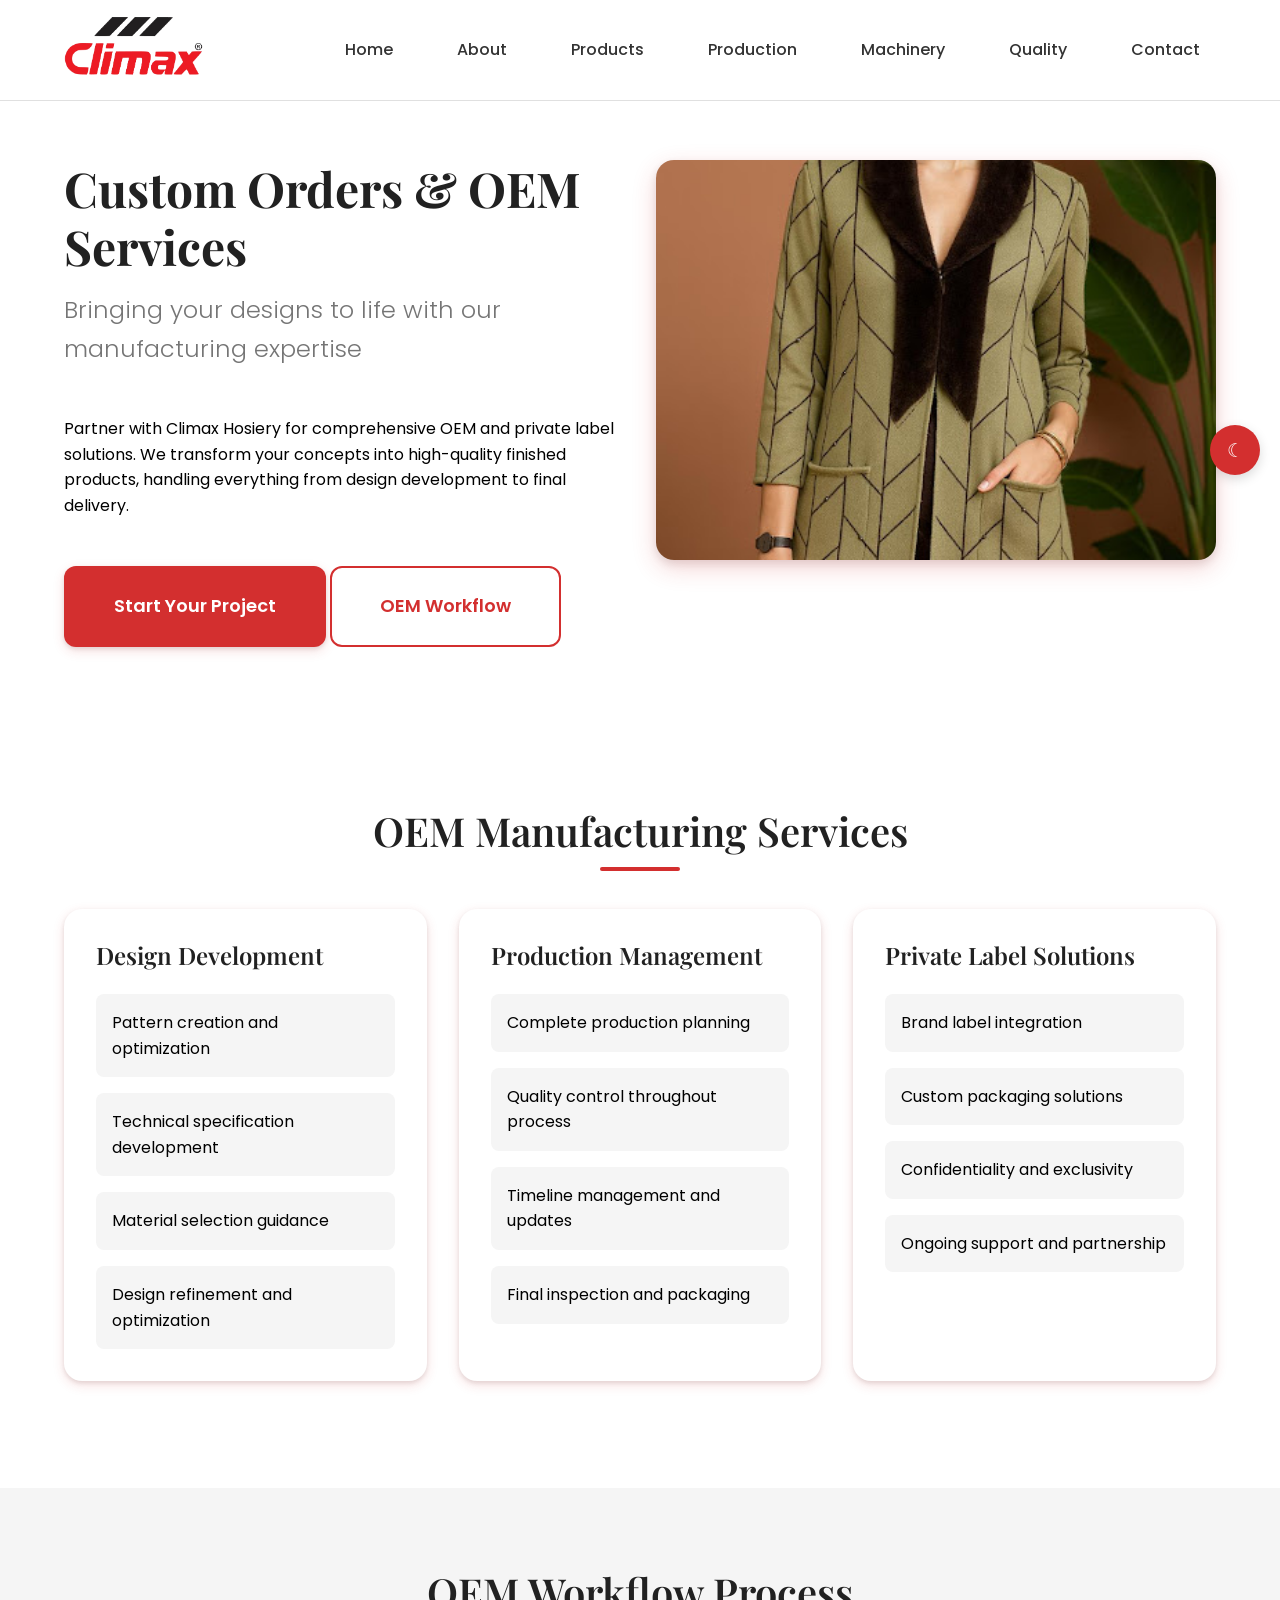
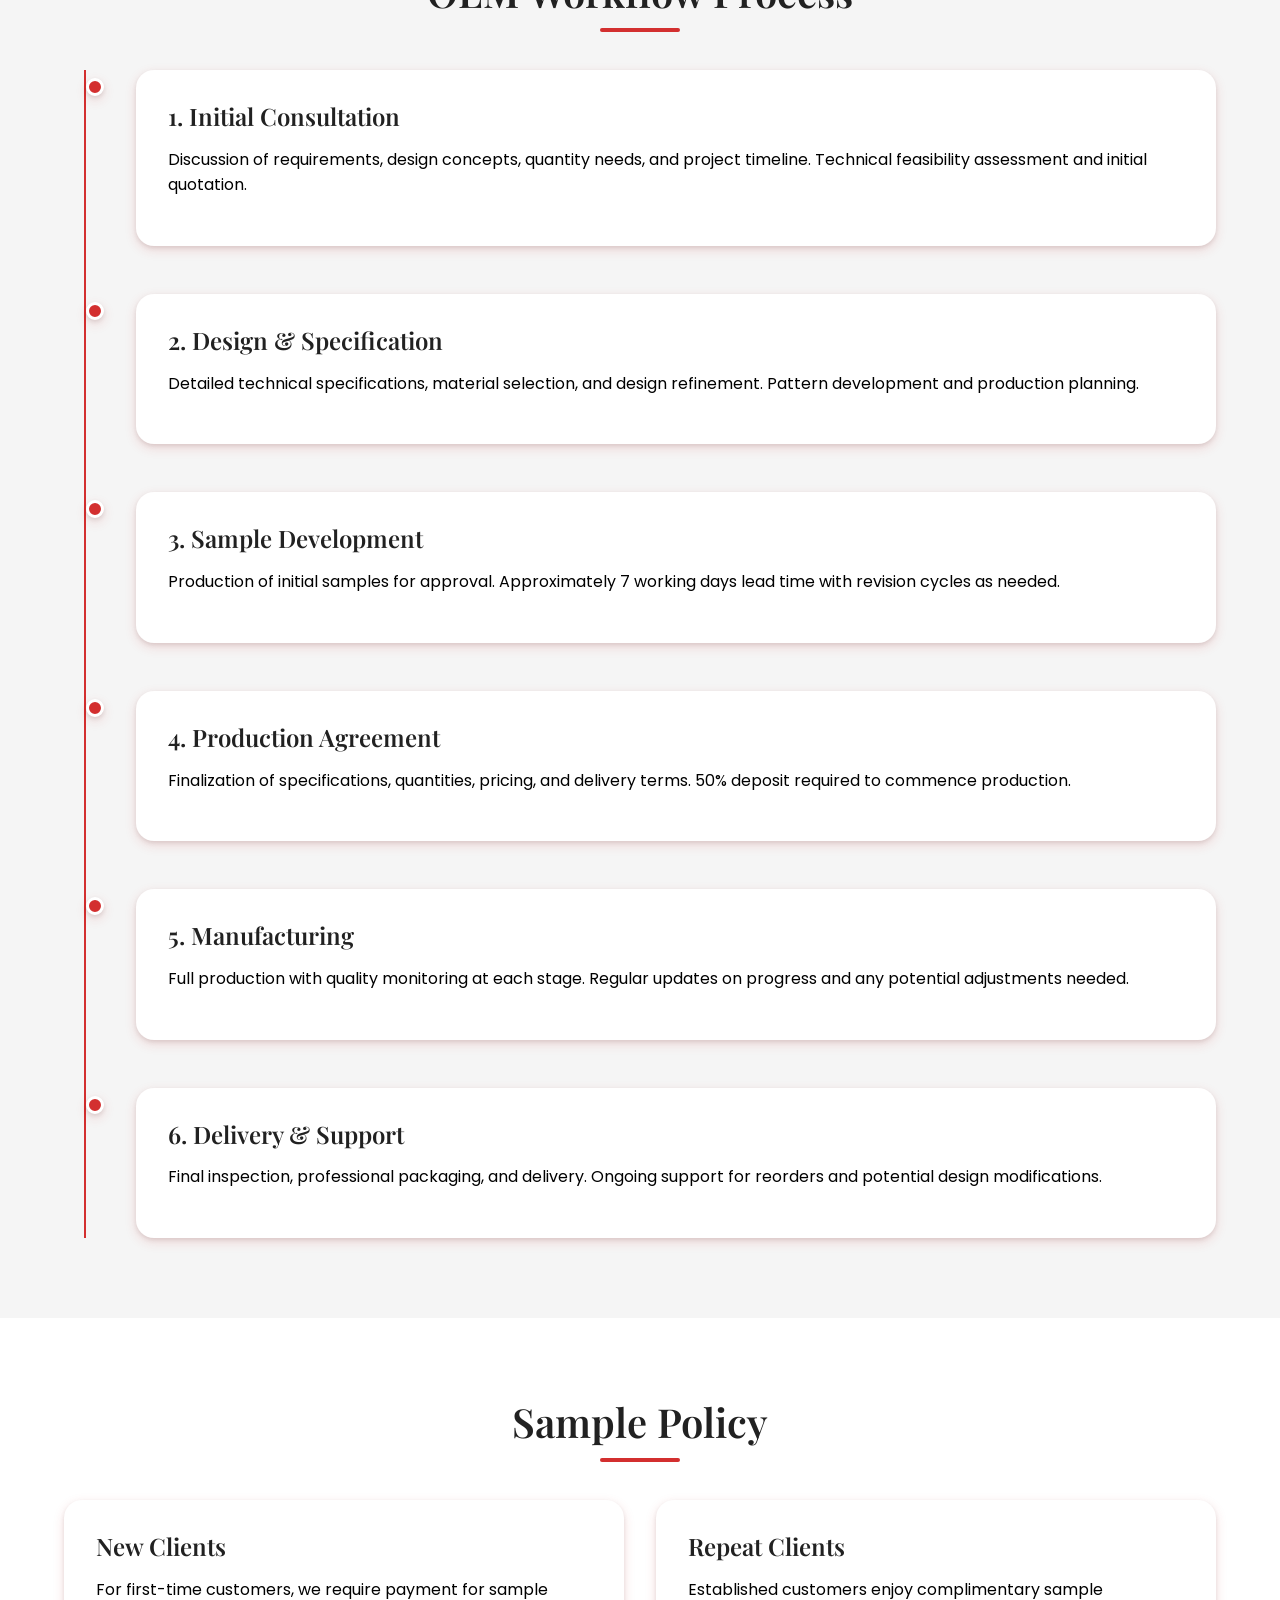
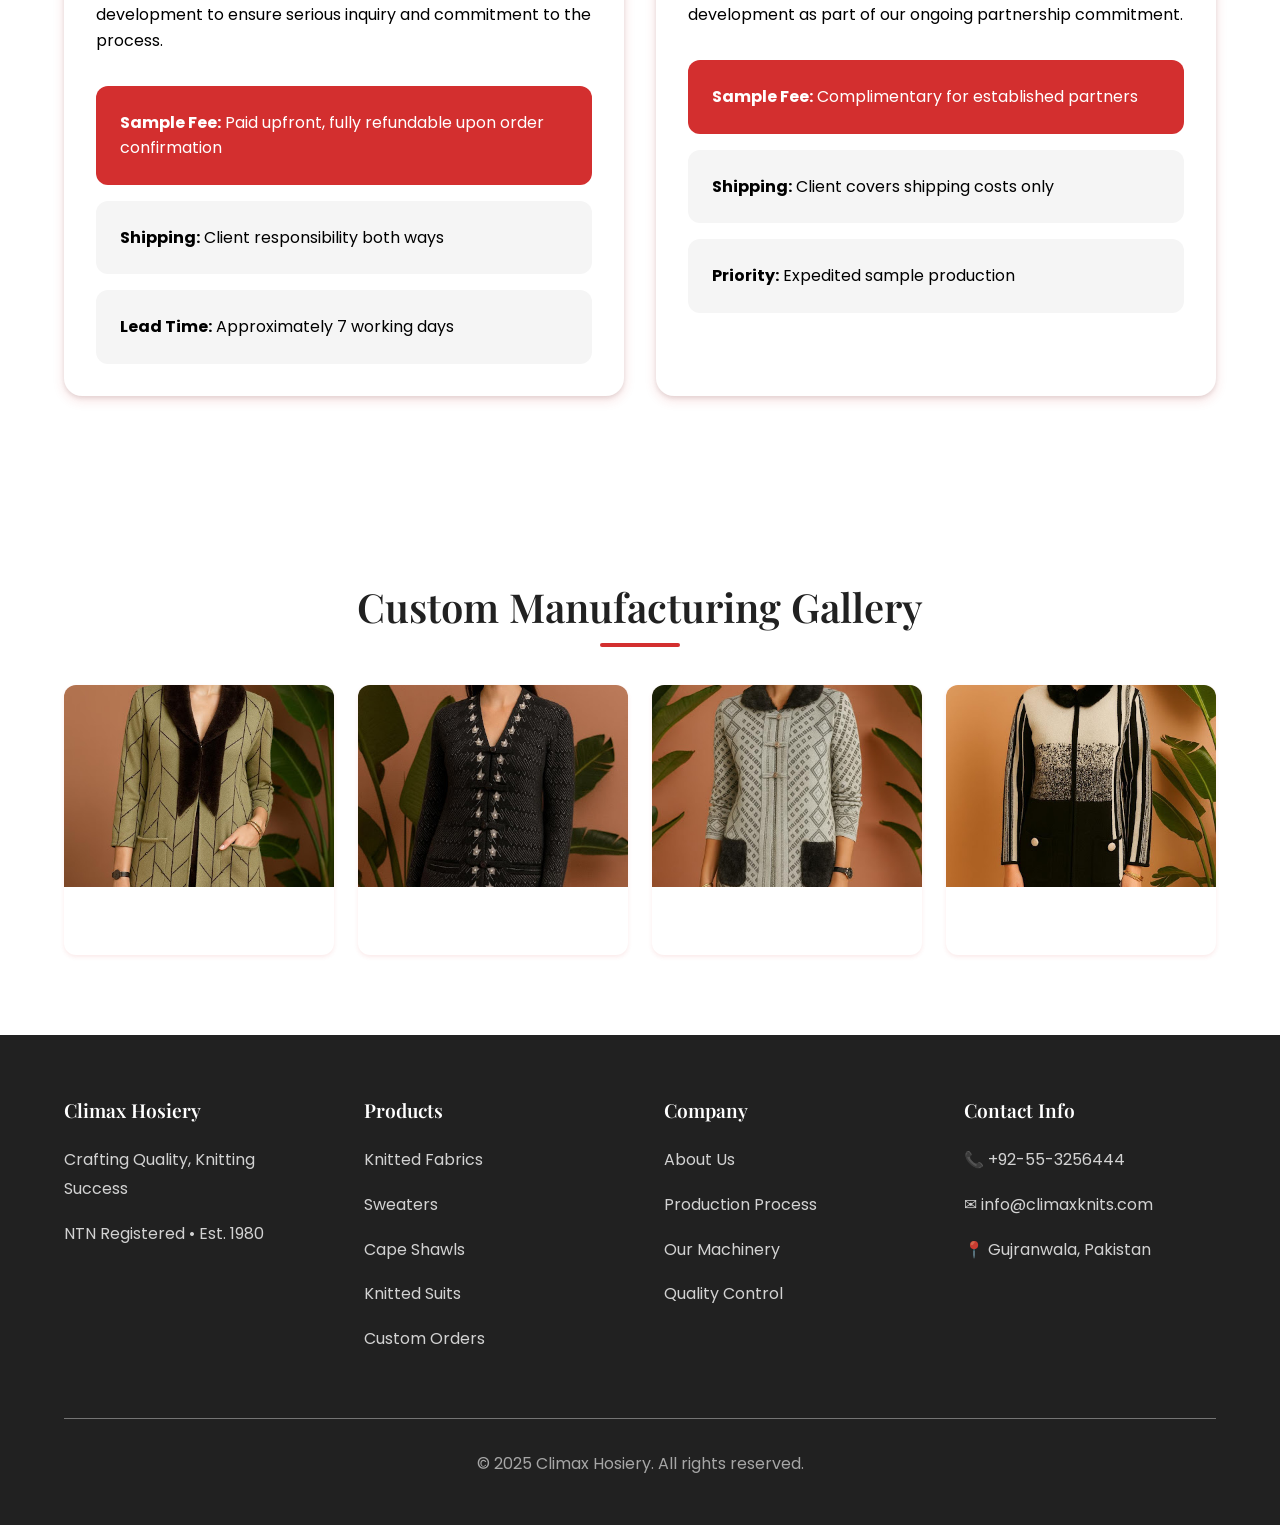
<file: product-custom.html>
<!DOCTYPE html>
<html lang="en">
<head>
  <meta charset="UTF-8">
  <meta name="viewport" content="width=device-width, initial-scale=1.0">
  <title>Custom Orders - Climax Hosiery | OEM & Private Label Manufacturing</title>
  <meta name="description" content="OEM and private label manufacturing services. Custom textile production with flexible MOQ and comprehensive design-to-delivery solutions.">
  
  <link rel="stylesheet" href="./css/style.min.css">
  <link rel="stylesheet" href="./css/dark-mode.css">
  <link rel="stylesheet" href="./css/responsive-improvements.css">
  <link rel="icon" href="./assets/images/logo.png" type="image/png">
</head>
<body>
  <header class="header" role="banner">
    <div class="container">
      <div class="header-content">
        <a href="index.html" aria-label="Climax Hosiery Home">
          <img src="./assets/images/logo.png" alt="Climax Hosiery Logo" class="logo">
        </a>
        
        <nav class="nav" role="navigation" aria-label="Main navigation">
          <a href="index.html" class="nav-link">Home</a>
          <a href="about.html" class="nav-link">About</a>
          <a href="products.html" class="nav-link">Products</a>
          <a href="production.html" class="nav-link">Production</a>
          <a href="machinery.html" class="nav-link">Machinery</a>
          <a href="quality.html" class="nav-link">Quality</a>
          <a href="contact.html" class="nav-link">Contact</a>
        </nav>
        
        <button class="mobile-menu-btn" aria-label="Toggle mobile menu" aria-expanded="false">☰</button>
      </div>
    </div>
  </header>

  <main style="padding-top: 80px;">
    <!-- Product Hero -->
    <section class="section" role="banner">
      <div class="container">
        <div class="grid grid-2">
          <div class="slide-in-left">
            <h1>Custom Orders & OEM Services</h1>
            <p class="hero-tagline">Bringing your designs to life with our manufacturing expertise</p>
            <p>Partner with Climax Hosiery for comprehensive OEM and private label solutions. We transform your concepts into high-quality finished products, handling everything from design development to final delivery.</p>
            
            <div class="mt-6">
              <a href="contact.html" class="btn btn-primary btn-large">Start Your Project</a>
              <a href="#workflow" class="btn btn-outline btn-large ml-4">OEM Workflow</a>
            </div>
          </div>
          
          <div class="slide-in-right">
            <img src="./assets/images/product-5.jpg" alt="Custom Manufacturing Services" style="width: 100%; height: 400px; object-fit: cover; border-radius: var(--border-radius-lg); box-shadow: var(--shadow-lg);">
          </div>
        </div>
      </div>
    </section>

    <!-- OEM Services -->
    <section class="section" role="region" aria-labelledby="services-title">
      <div class="container">
        <h2 id="services-title" class="section-title fade-in">OEM Manufacturing Services</h2>
        
        <div class="grid grid-3">
          <div class="card fade-in">
            <h4>Design Development</h4>
            <ul style="list-style: none; padding: 0; margin-top: var(--spacing-3);">
              <li style="padding: var(--spacing-2); background: var(--neutral-100); margin-bottom: var(--spacing-2); border-radius: 8px;">Pattern creation and optimization</li>
              <li style="padding: var(--spacing-2); background: var(--neutral-100); margin-bottom: var(--spacing-2); border-radius: 8px;">Technical specification development</li>
              <li style="padding: var(--spacing-2); background: var(--neutral-100); margin-bottom: var(--spacing-2); border-radius: 8px;">Material selection guidance</li>
              <li style="padding: var(--spacing-2); background: var(--neutral-100); border-radius: 8px;">Design refinement and optimization</li>
            </ul>
          </div>

          <div class="card fade-in">
            <h4>Production Management</h4>
            <ul style="list-style: none; padding: 0; margin-top: var(--spacing-3);">
              <li style="padding: var(--spacing-2); background: var(--neutral-100); margin-bottom: var(--spacing-2); border-radius: 8px;">Complete production planning</li>
              <li style="padding: var(--spacing-2); background: var(--neutral-100); margin-bottom: var(--spacing-2); border-radius: 8px;">Quality control throughout process</li>
              <li style="padding: var(--spacing-2); background: var(--neutral-100); margin-bottom: var(--spacing-2); border-radius: 8px;">Timeline management and updates</li>
              <li style="padding: var(--spacing-2); background: var(--neutral-100); border-radius: 8px;">Final inspection and packaging</li>
            </ul>
          </div>

          <div class="card fade-in">
            <h4>Private Label Solutions</h4>
            <ul style="list-style: none; padding: 0; margin-top: var(--spacing-3);">
              <li style="padding: var(--spacing-2); background: var(--neutral-100); margin-bottom: var(--spacing-2); border-radius: 8px;">Brand label integration</li>
              <li style="padding: var(--spacing-2); background: var(--neutral-100); margin-bottom: var(--spacing-2); border-radius: 8px;">Custom packaging solutions</li>
              <li style="padding: var(--spacing-2); background: var(--neutral-100); margin-bottom: var(--spacing-2); border-radius: 8px;">Confidentiality and exclusivity</li>
              <li style="padding: var(--spacing-2); background: var(--neutral-100); border-radius: 8px;">Ongoing support and partnership</li>
            </ul>
          </div>
        </div>
      </div>
    </section>

    <!-- OEM Workflow -->
    <section id="workflow" class="section bg-gray" role="region" aria-labelledby="workflow-title">
      <div class="container">
        <h2 id="workflow-title" class="section-title fade-in">OEM Workflow Process</h2>
        
        <div class="timeline fade-in">
          <div class="timeline-item">
            <div class="timeline-content">
              <h4>1. Initial Consultation</h4>
              <p>Discussion of requirements, design concepts, quantity needs, and project timeline. Technical feasibility assessment and initial quotation.</p>
            </div>
          </div>
          
          <div class="timeline-item">
            <div class="timeline-content">
              <h4>2. Design & Specification</h4>
              <p>Detailed technical specifications, material selection, and design refinement. Pattern development and production planning.</p>
            </div>
          </div>
          
          <div class="timeline-item">
            <div class="timeline-content">
              <h4>3. Sample Development</h4>
              <p>Production of initial samples for approval. Approximately 7 working days lead time with revision cycles as needed.</p>
            </div>
          </div>
          
          <div class="timeline-item">
            <div class="timeline-content">
              <h4>4. Production Agreement</h4>
              <p>Finalization of specifications, quantities, pricing, and delivery terms. 50% deposit required to commence production.</p>
            </div>
          </div>
          
          <div class="timeline-item">
            <div class="timeline-content">
              <h4>5. Manufacturing</h4>
              <p>Full production with quality monitoring at each stage. Regular updates on progress and any potential adjustments needed.</p>
            </div>
          </div>
          
          <div class="timeline-item" style="padding-bottom: 0;">
            <div class="timeline-content">
              <h4>6. Delivery & Support</h4>
              <p>Final inspection, professional packaging, and delivery. Ongoing support for reorders and potential design modifications.</p>
            </div>
          </div>
        </div>
      </div>
    </section>

    <!-- Sample Policy Details -->
    <section class="section" role="region" aria-labelledby="sample-policy-title">
      <div class="container">
        <h2 id="sample-policy-title" class="section-title fade-in">Sample Policy</h2>
        
        <div class="grid grid-2">
          <div class="card slide-in-left">
            <h4>New Clients</h4>
            <p>For first-time customers, we require payment for sample development to ensure serious inquiry and commitment to the process.</p>
            
            <div class="mt-4">
              <div style="padding: var(--spacing-3); background: var(--primary-red); color: var(--white); border-radius: var(--border-radius); margin-bottom: var(--spacing-2);">
                <strong>Sample Fee:</strong> Paid upfront, fully refundable upon order confirmation
              </div>
              <div style="padding: var(--spacing-3); background: var(--neutral-100); border-radius: var(--border-radius); margin-bottom: var(--spacing-2);">
                <strong>Shipping:</strong> Client responsibility both ways
              </div>
              <div style="padding: var(--spacing-3); background: var(--neutral-100); border-radius: var(--border-radius);">
                <strong>Lead Time:</strong> Approximately 7 working days
              </div>
            </div>
          </div>
          
          <div class="card slide-in-right">
            <h4>Repeat Clients</h4>
            <p>Established customers enjoy complimentary sample development as part of our ongoing partnership commitment.</p>
            
            <div class="mt-4">
              <div style="padding: var(--spacing-3); background: var(--primary-red); color: var(--white); border-radius: var(--border-radius); margin-bottom: var(--spacing-2);">
                <strong>Sample Fee:</strong> Complimentary for established partners
              </div>
              <div style="padding: var(--spacing-3); background: var(--neutral-100); border-radius: var(--border-radius); margin-bottom: var(--spacing-2);">
                <strong>Shipping:</strong> Client covers shipping costs only
              </div>
              <div style="padding: var(--spacing-3); background: var(--neutral-100); border-radius: var(--border-radius);">
                <strong>Priority:</strong> Expedited sample production
              </div>
            </div>
          </div>
        </div>
      </div>
    </section>

    <!-- Gallery -->
    <section class="section" role="region" aria-labelledby="custom-gallery-title">
      <div class="container">
        <h2 id="custom-gallery-title" class="section-title fade-in">Custom Manufacturing Gallery</h2>
        <div class="gallery fade-in">
          <div class="gallery-item">
            <img src="./assets/images/product-5.jpg" alt="Custom Order Sample" loading="lazy">
          </div>
          <div class="gallery-item">
            <img src="./assets/images/product-6.jpg" alt="OEM Production" loading="lazy">
          </div>
          <div class="gallery-item">
            <img src="./assets/images/product-7.jpg" alt="Quality Control" loading="lazy">
          </div>
          <div class="gallery-item">
            <img src="./assets/images/product-8.jpg" alt="Finished Products" loading="lazy">
          </div>
        </div>
      </div>
    </section>
  </main>

  <footer class="footer" role="contentinfo">
    <div class="container">
      <div class="footer-content">
        <div class="footer-section">
          <h4>Climax Hosiery</h4>
          <p>Crafting Quality, Knitting Success</p>
          <p>NTN Registered • Est. 1980</p>
        </div>
        
        <div class="footer-section">
          <h4>Products</h4>
          <p><a href="product-fabrics.html">Knitted Fabrics</a></p>
          <p><a href="product-sweaters.html">Sweaters</a></p>
          <p><a href="product-cape-shawls.html">Cape Shawls</a></p>
          <p><a href="product-suits.html">Knitted Suits</a></p>
          <p><a href="product-custom.html">Custom Orders</a></p>
        </div>
        
        <div class="footer-section">
          <h4>Company</h4>
          <p><a href="about.html">About Us</a></p>
          <p><a href="production.html">Production Process</a></p>
          <p><a href="machinery.html">Our Machinery</a></p>
          <p><a href="quality.html">Quality Control</a></p>
        </div>
        
        <div class="footer-section">
          <h4>Contact Info</h4>
          <p>📞 +92-55-3256444</p>
          <p>✉️ info@climaxknits.com</p>
          <p>📍 Gujranwala, Pakistan</p>
        </div>
      </div>
      
      <div class="footer-bottom">
        <p>&copy; 2025 Climax Hosiery. All rights reserved.</p>
      </div>
    </div>
  </footer>

  <script src="./js/enhanced-main.js"></script>
</body>
</html>
</file>
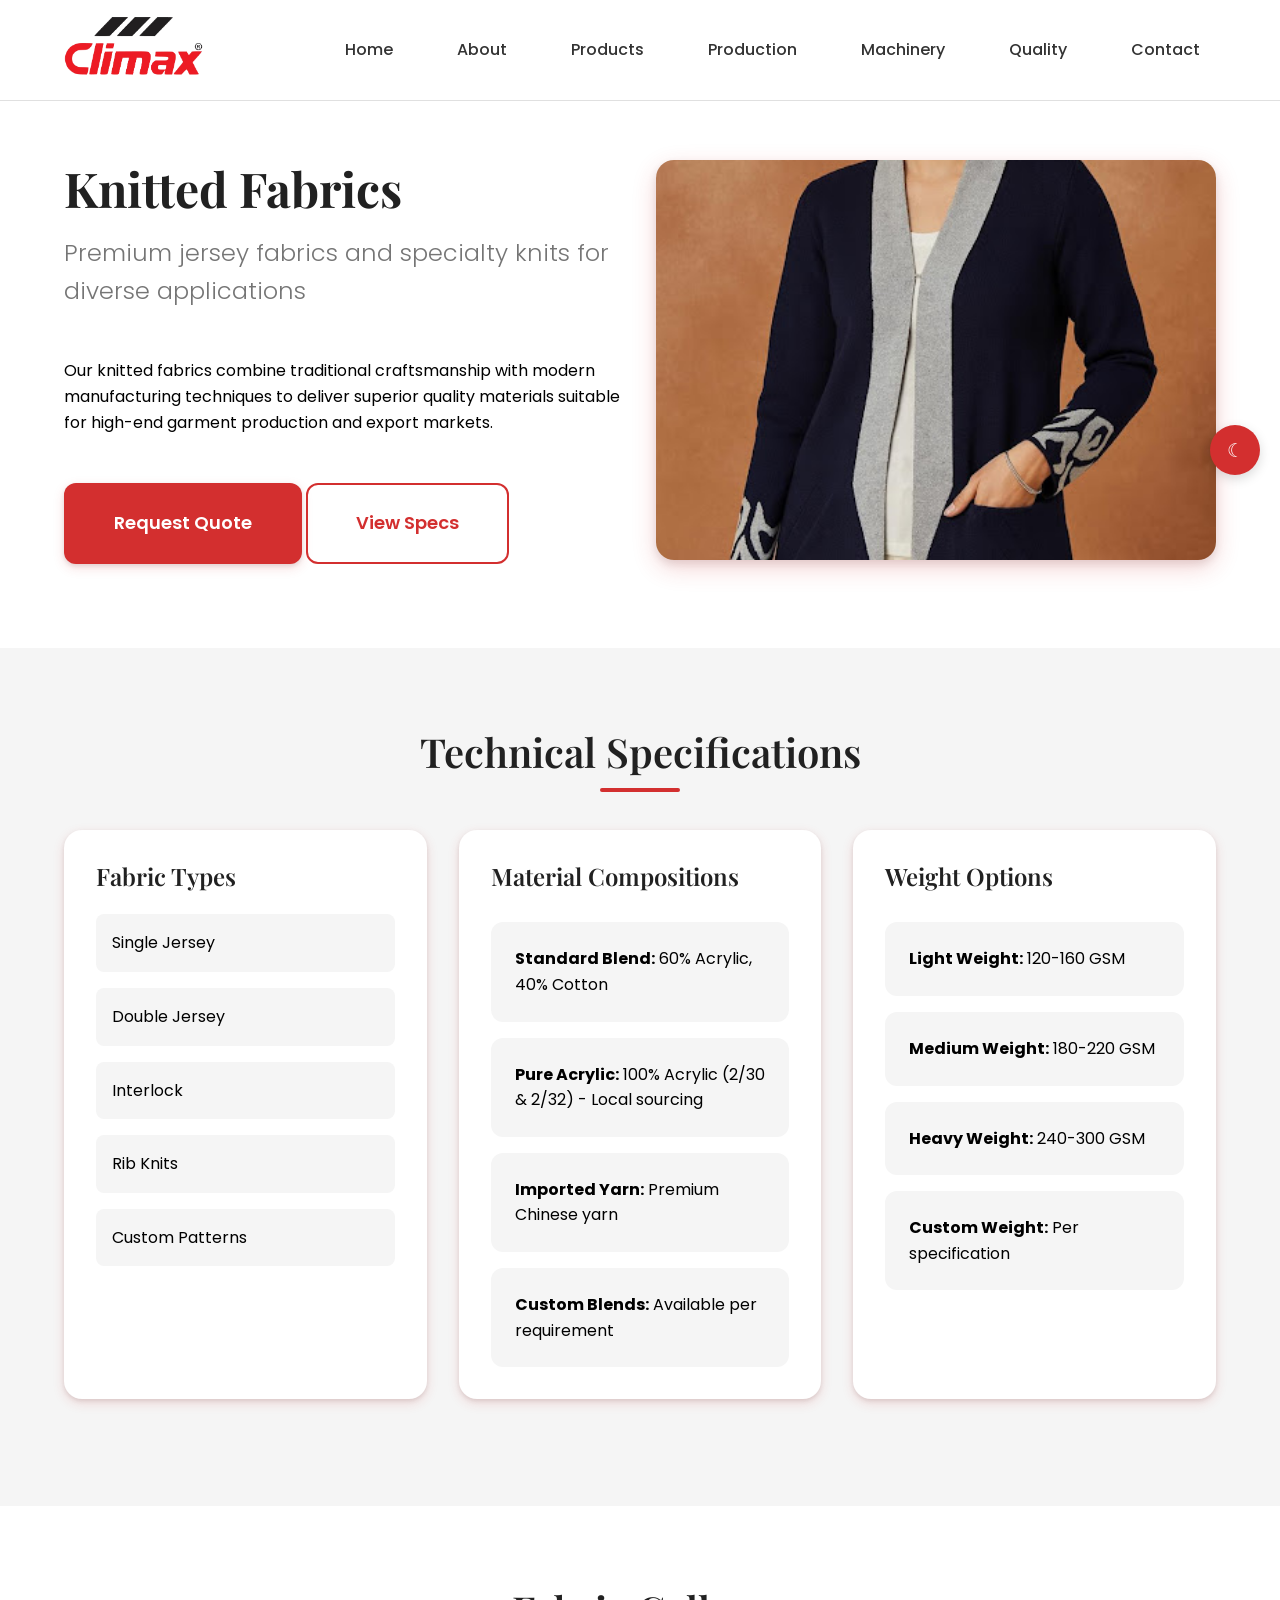
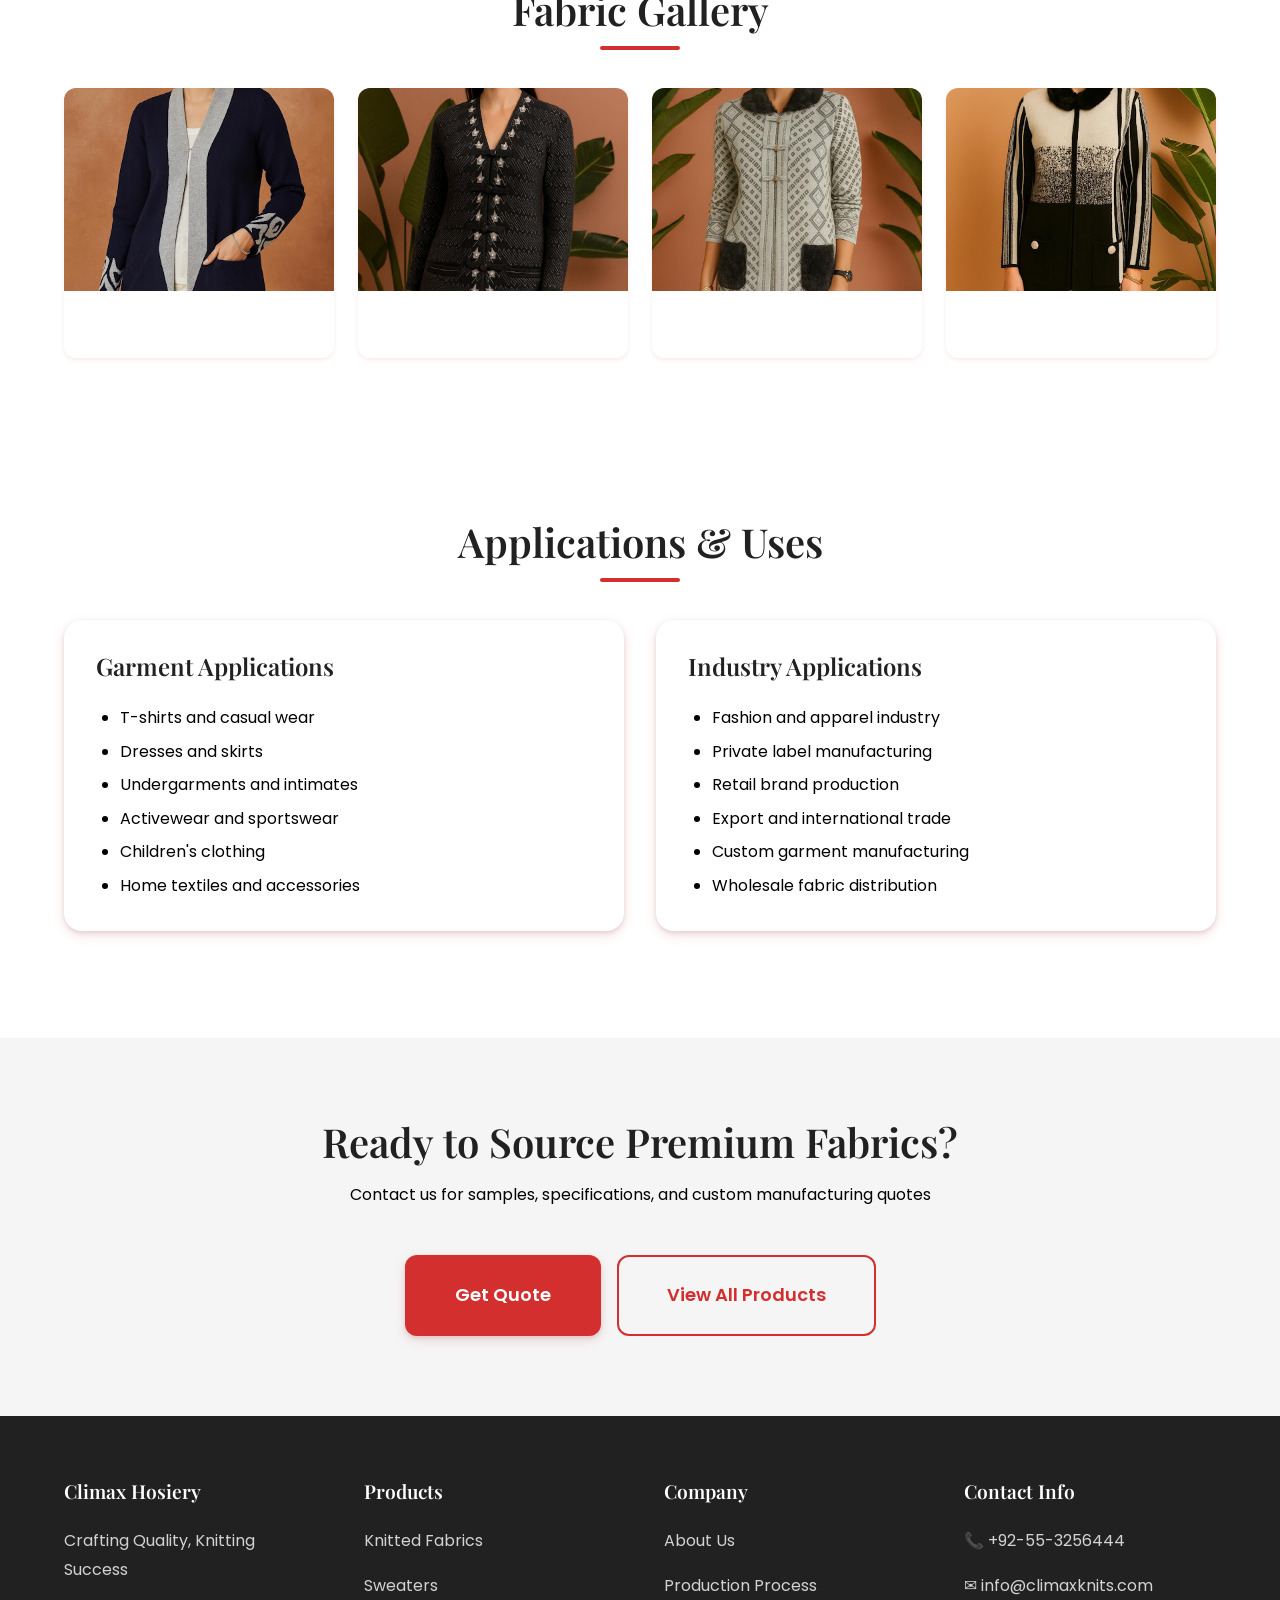
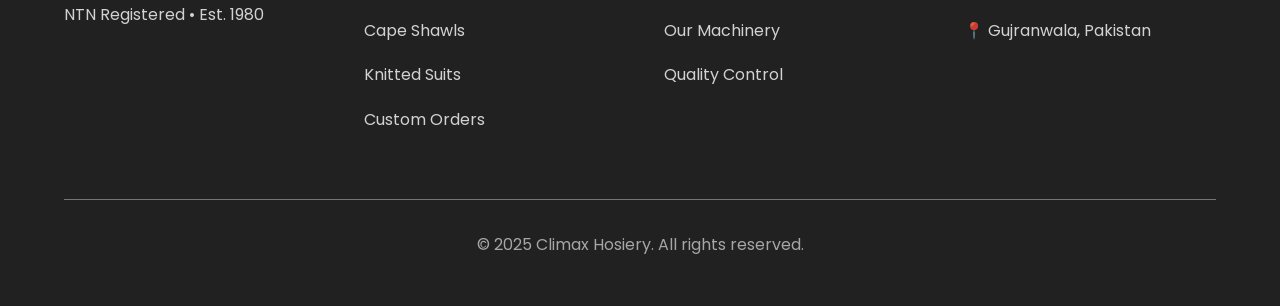
<file: product-fabrics.html>
<!DOCTYPE html>
<html lang="en">
<head>
  <meta charset="UTF-8">
  <meta name="viewport" content="width=device-width, initial-scale=1.0">
  <title>Knitted Fabrics - Climax Hosiery | Premium Jersey & Specialty Fabrics</title>
  <meta name="description" content="Premium knitted fabrics including jersey and specialty fabrics. Various GSM weights and compositions for garment manufacturing and export markets.">
  
  <link rel="stylesheet" href="./css/style.min.css">
  <link rel="stylesheet" href="./css/dark-mode.css">
  <link rel="stylesheet" href="./css/responsive-improvements.css">
  <link rel="icon" href="./assets/images/logo.png" type="image/png">
</head>
<body>
  <header class="header" role="banner">
    <div class="container">
      <div class="header-content">
        <a href="index.html" aria-label="Climax Hosiery Home">
          <img src="./assets/images/logo.png" alt="Climax Hosiery Logo" class="logo">
        </a>
        
        <nav class="nav" role="navigation" aria-label="Main navigation">
          <a href="index.html" class="nav-link">Home</a>
          <a href="about.html" class="nav-link">About</a>
          <a href="products.html" class="nav-link">Products</a>
          <a href="production.html" class="nav-link">Production</a>
          <a href="machinery.html" class="nav-link">Machinery</a>
          <a href="quality.html" class="nav-link">Quality</a>
          <a href="contact.html" class="nav-link">Contact</a>
        </nav>
        
        <button class="mobile-menu-btn" aria-label="Toggle mobile menu" aria-expanded="false">☰</button>
      </div>
    </div>
  </header>

  <main style="padding-top: 80px;">
    <!-- Product Hero -->
    <section class="section" role="banner">
      <div class="container">
        <div class="grid grid-2">
          <div class="slide-in-left">
            <h1>Knitted Fabrics</h1>
            <p class="hero-tagline">Premium jersey fabrics and specialty knits for diverse applications</p>
            <p>Our knitted fabrics combine traditional craftsmanship with modern manufacturing techniques to deliver superior quality materials suitable for high-end garment production and export markets.</p>
            
            <div class="mt-6">
              <a href="contact.html" class="btn btn-primary btn-large">Request Quote</a>
              <a href="#specifications" class="btn btn-outline btn-large ml-4">View Specs</a>
            </div>
          </div>
          
          <div class="slide-in-right">
            <img src="./assets/images/product-1.jpg" alt="Premium Knitted Fabrics" style="width: 100%; height: 400px; object-fit: cover; border-radius: var(--border-radius-lg); box-shadow: var(--shadow-lg);">
          </div>
        </div>
      </div>
    </section>

    <!-- Product Specifications -->
    <section id="specifications" class="section bg-gray" role="region" aria-labelledby="specs-title">
      <div class="container">
        <h2 id="specs-title" class="section-title fade-in">Technical Specifications</h2>
        
        <div class="grid grid-3">
          <div class="card fade-in">
            <h4>Fabric Types</h4>
            <ul style="list-style: none; padding: 0; margin-top: var(--spacing-3);">
              <li style="padding: var(--spacing-2); background: var(--neutral-100); margin-bottom: var(--spacing-2); border-radius: 8px;">Single Jersey</li>
              <li style="padding: var(--spacing-2); background: var(--neutral-100); margin-bottom: var(--spacing-2); border-radius: 8px;">Double Jersey</li>
              <li style="padding: var(--spacing-2); background: var(--neutral-100); margin-bottom: var(--spacing-2); border-radius: 8px;">Interlock</li>
              <li style="padding: var(--spacing-2); background: var(--neutral-100); margin-bottom: var(--spacing-2); border-radius: 8px;">Rib Knits</li>
              <li style="padding: var(--spacing-2); background: var(--neutral-100); border-radius: 8px;">Custom Patterns</li>
            </ul>
          </div>

          <div class="card fade-in">
            <h4>Material Compositions</h4>
            <div class="mt-4">
              <div style="padding: var(--spacing-3); background: var(--neutral-100); border-radius: var(--border-radius); margin-bottom: var(--spacing-2);">
                <strong>Standard Blend:</strong> 60% Acrylic, 40% Cotton
              </div>
              <div style="padding: var(--spacing-3); background: var(--neutral-100); border-radius: var(--border-radius); margin-bottom: var(--spacing-2);">
                <strong>Pure Acrylic:</strong> 100% Acrylic (2/30 & 2/32) - Local sourcing
              </div>
              <div style="padding: var(--spacing-3); background: var(--neutral-100); border-radius: var(--border-radius); margin-bottom: var(--spacing-2);">
                <strong>Imported Yarn:</strong> Premium Chinese yarn
              </div>
              <div style="padding: var(--spacing-3); background: var(--neutral-100); border-radius: var(--border-radius);">
                <strong>Custom Blends:</strong> Available per requirement
              </div>
            </div>
          </div>

          <div class="card fade-in">
            <h4>Weight Options</h4>
            <div class="mt-4">
              <div style="padding: var(--spacing-3); background: var(--neutral-100); border-radius: var(--border-radius); margin-bottom: var(--spacing-2);">
                <strong>Light Weight:</strong> 120-160 GSM
              </div>
              <div style="padding: var(--spacing-3); background: var(--neutral-100); border-radius: var(--border-radius); margin-bottom: var(--spacing-2);">
                <strong>Medium Weight:</strong> 180-220 GSM
              </div>
              <div style="padding: var(--spacing-3); background: var(--neutral-100); border-radius: var(--border-radius); margin-bottom: var(--spacing-2);">
                <strong>Heavy Weight:</strong> 240-300 GSM
              </div>
              <div style="padding: var(--spacing-3); background: var(--neutral-100); border-radius: var(--border-radius);">
                <strong>Custom Weight:</strong> Per specification
              </div>
            </div>
          </div>
        </div>
      </div>
    </section>

    <!-- Product Gallery -->
    <section class="section" role="region" aria-labelledby="gallery-title">
      <div class="container">
        <h2 id="gallery-title" class="section-title fade-in">Fabric Gallery</h2>
        <div class="gallery fade-in">
          <div class="gallery-item">
            <img src="./assets/images/product-1.jpg" alt="Jersey Fabric Sample" loading="lazy">
          </div>
          <div class="gallery-item">
            <img src="./assets/images/product-6.jpg" alt="Specialty Fabric" loading="lazy">
          </div>
          <div class="gallery-item">
            <img src="./assets/images/product-7.jpg" alt="Fabric Quality Detail" loading="lazy">
          </div>
          <div class="gallery-item">
            <img src="./assets/images/product-8.jpg" alt="Manufacturing Process" loading="lazy">
          </div>
        </div>
      </div>
    </section>

    <!-- Applications -->
    <section class="section" role="region" aria-labelledby="applications-title">
      <div class="container">
        <h2 id="applications-title" class="section-title fade-in">Applications & Uses</h2>
        
        <div class="grid grid-2">
          <div class="card slide-in-left">
            <h4>Garment Applications</h4>
            <ul style="margin-top: var(--spacing-3); margin-left: var(--spacing-3);">
              <li style="margin-bottom: var(--spacing-1);">T-shirts and casual wear</li>
              <li style="margin-bottom: var(--spacing-1);">Dresses and skirts</li>
              <li style="margin-bottom: var(--spacing-1);">Undergarments and intimates</li>
              <li style="margin-bottom: var(--spacing-1);">Activewear and sportswear</li>
              <li style="margin-bottom: var(--spacing-1);">Children's clothing</li>
              <li>Home textiles and accessories</li>
            </ul>
          </div>
          
          <div class="card slide-in-right">
            <h4>Industry Applications</h4>
            <ul style="margin-top: var(--spacing-3); margin-left: var(--spacing-3);">
              <li style="margin-bottom: var(--spacing-1);">Fashion and apparel industry</li>
              <li style="margin-bottom: var(--spacing-1);">Private label manufacturing</li>
              <li style="margin-bottom: var(--spacing-1);">Retail brand production</li>
              <li style="margin-bottom: var(--spacing-1);">Export and international trade</li>
              <li style="margin-bottom: var(--spacing-1);">Custom garment manufacturing</li>
              <li>Wholesale fabric distribution</li>
            </ul>
          </div>
        </div>
      </div>
    </section>

    <!-- Call to Action -->
    <section class="section bg-gray" role="region" aria-labelledby="cta-title">
      <div class="container text-center">
        <h2 id="cta-title" class="fade-in">Ready to Source Premium Fabrics?</h2>
        <p class="fade-in mb-6">Contact us for samples, specifications, and custom manufacturing quotes</p>
        <div class="flex justify-center fade-in">
          <a href="contact.html" class="btn btn-primary btn-large">Get Quote</a>
          <a href="products.html" class="btn btn-outline btn-large ml-4">View All Products</a>
        </div>
      </div>
    </section>
  </main>

  <footer class="footer" role="contentinfo">
    <div class="container">
      <div class="footer-content">
        <div class="footer-section">
          <h4>Climax Hosiery</h4>
          <p>Crafting Quality, Knitting Success</p>
          <p>NTN Registered • Est. 1980</p>
        </div>
        
        <div class="footer-section">
          <h4>Products</h4>
          <p><a href="product-fabrics.html">Knitted Fabrics</a></p>
          <p><a href="product-sweaters.html">Sweaters</a></p>
          <p><a href="product-cape-shawls.html">Cape Shawls</a></p>
          <p><a href="product-suits.html">Knitted Suits</a></p>
          <p><a href="product-custom.html">Custom Orders</a></p>
        </div>
        
        <div class="footer-section">
          <h4>Company</h4>
          <p><a href="about.html">About Us</a></p>
          <p><a href="production.html">Production Process</a></p>
          <p><a href="machinery.html">Our Machinery</a></p>
          <p><a href="quality.html">Quality Control</a></p>
        </div>
        
        <div class="footer-section">
          <h4>Contact Info</h4>
          <p>📞 +92-55-3256444</p>
          <p>✉️ info@climaxknits.com</p>
          <p>📍 Gujranwala, Pakistan</p>
        </div>
      </div>
      
      <div class="footer-bottom">
        <p>&copy; 2025 Climax Hosiery. All rights reserved.</p>
      </div>
    </div>
  </footer>

  <script src="./js/enhanced-main.js"></script>
</body>
</html>
</file>
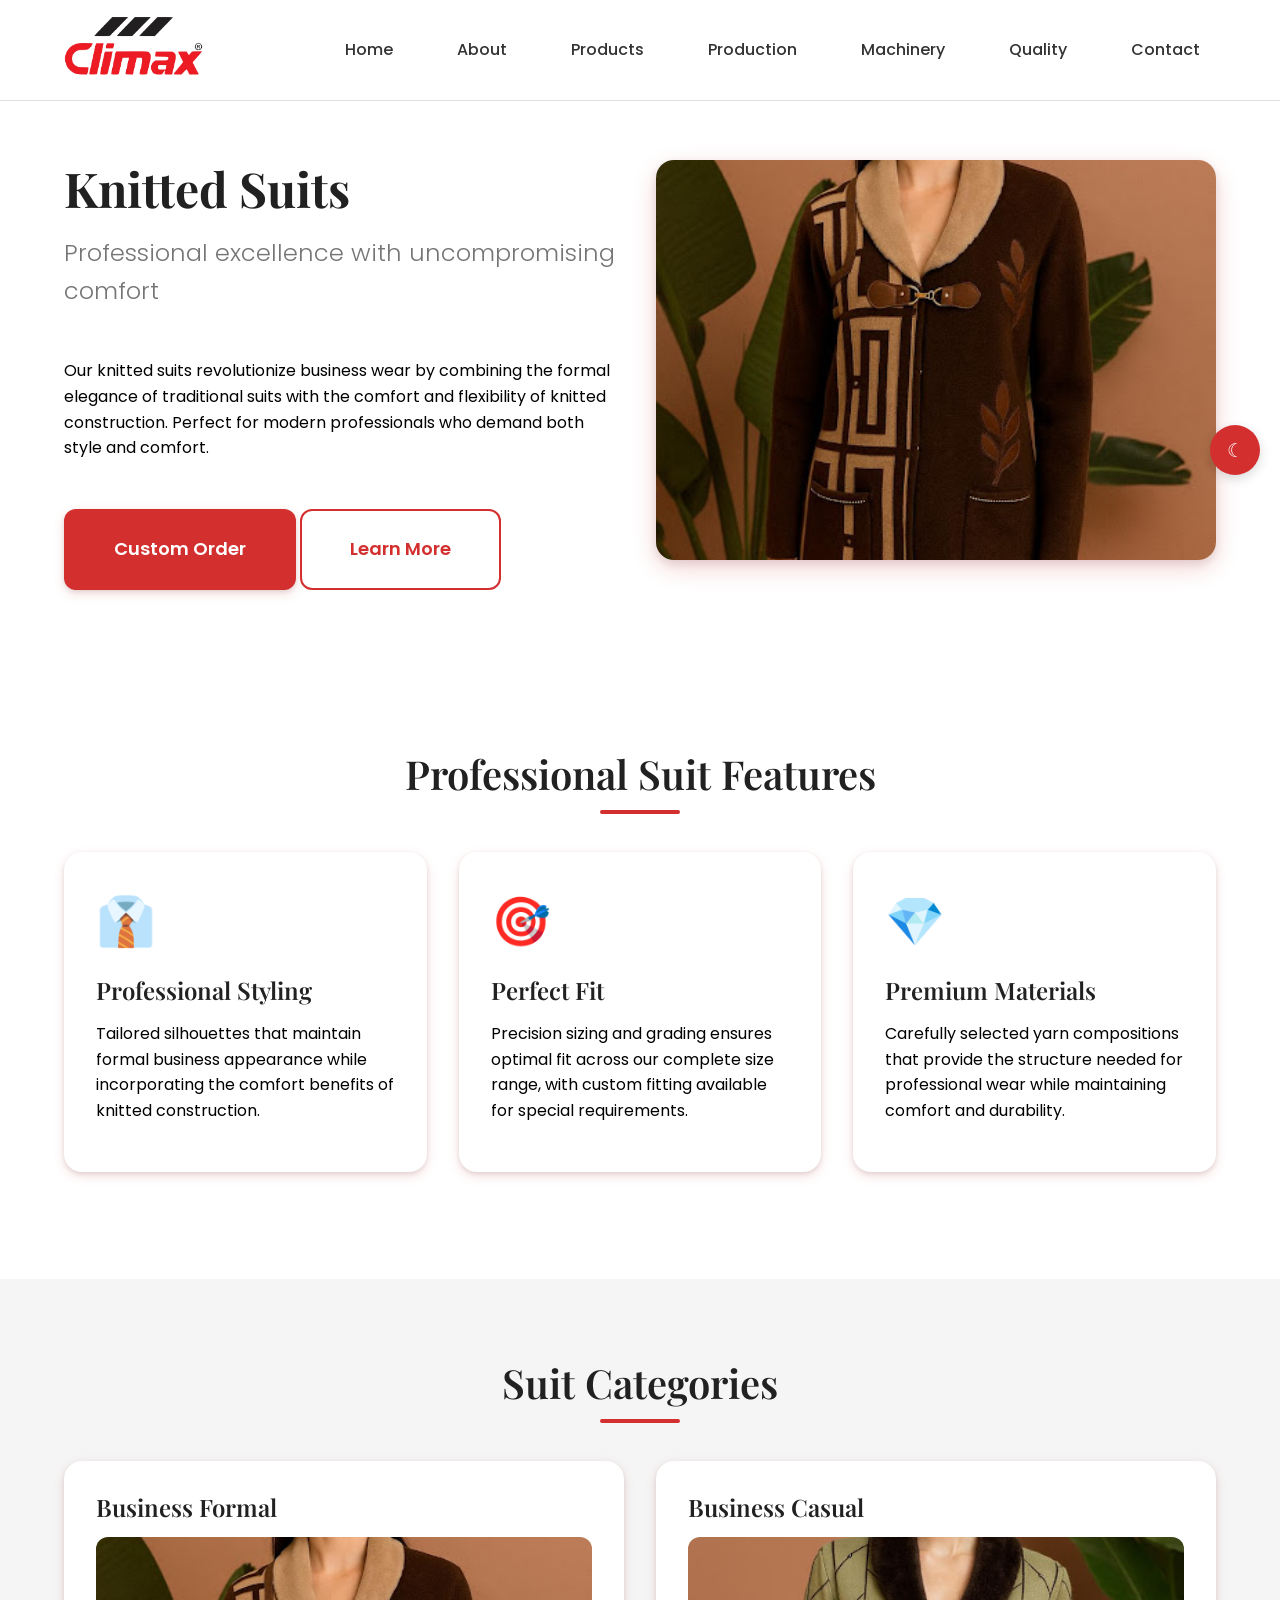
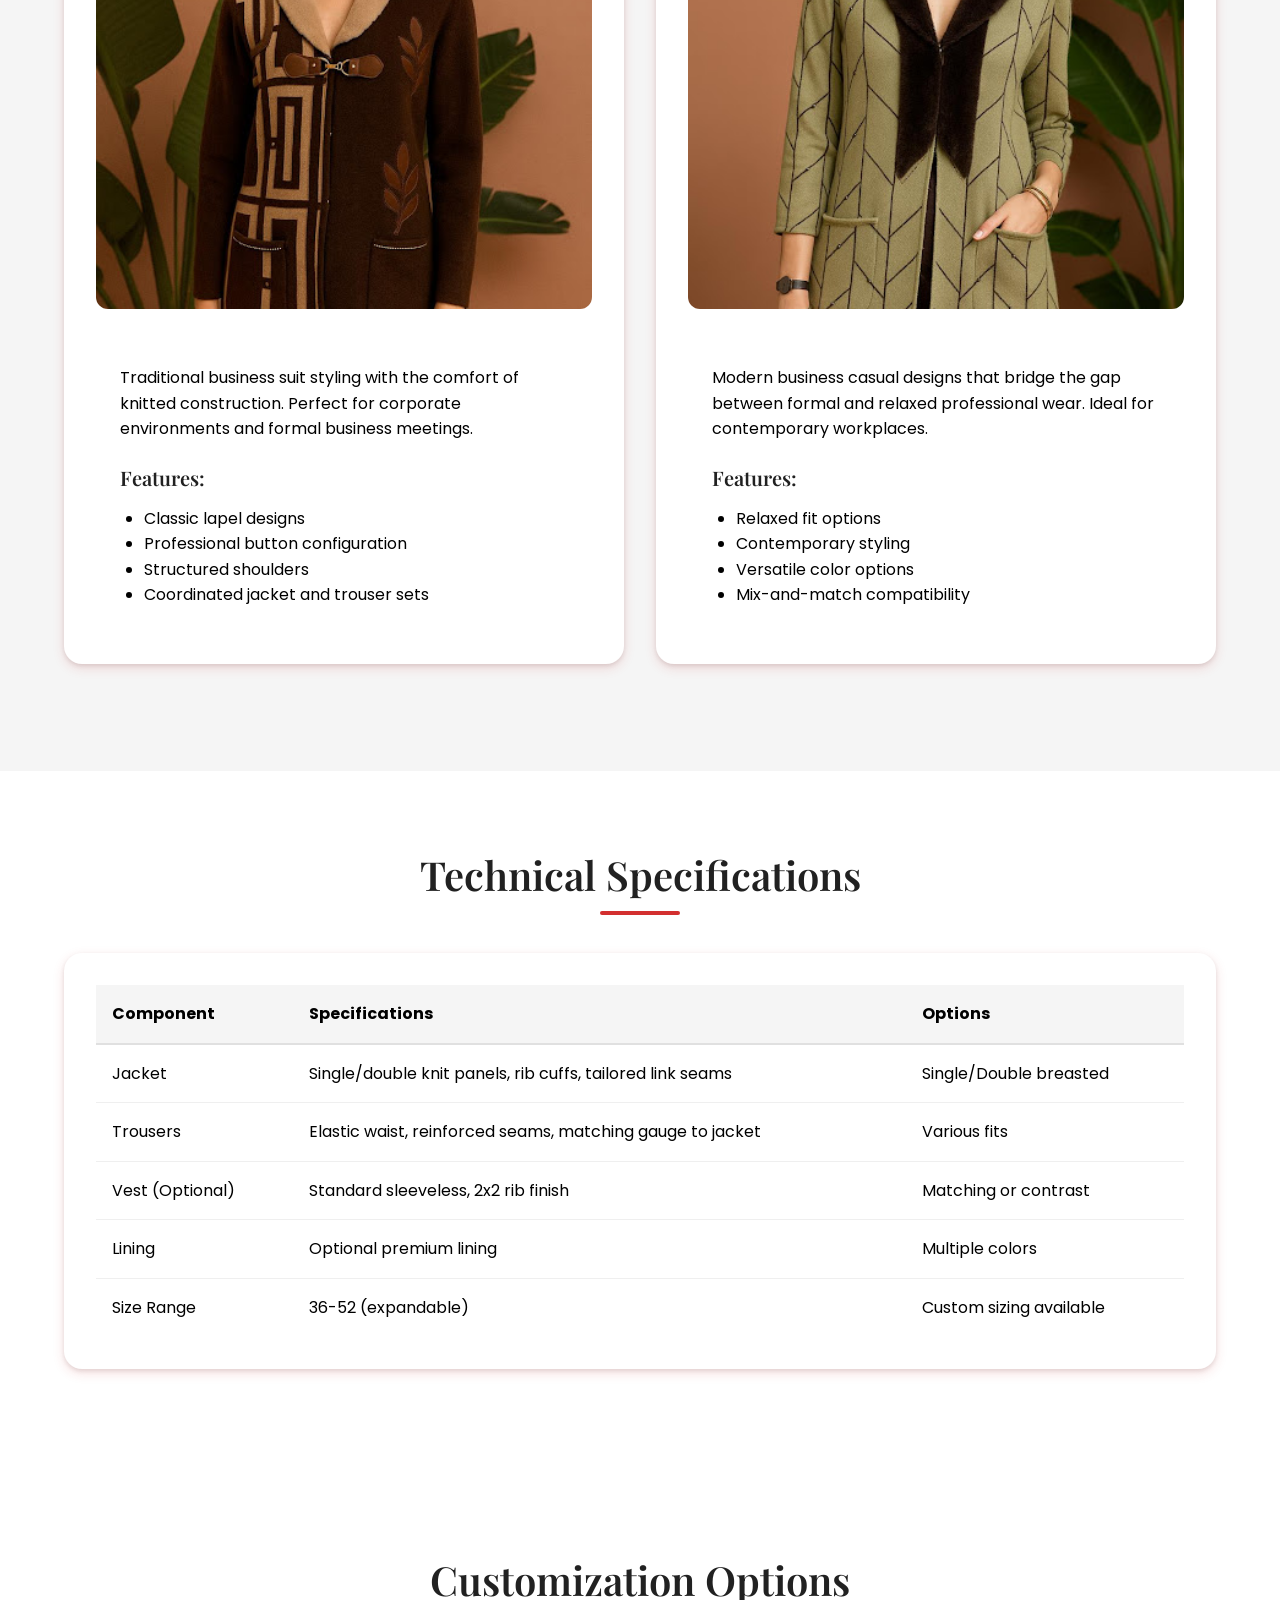
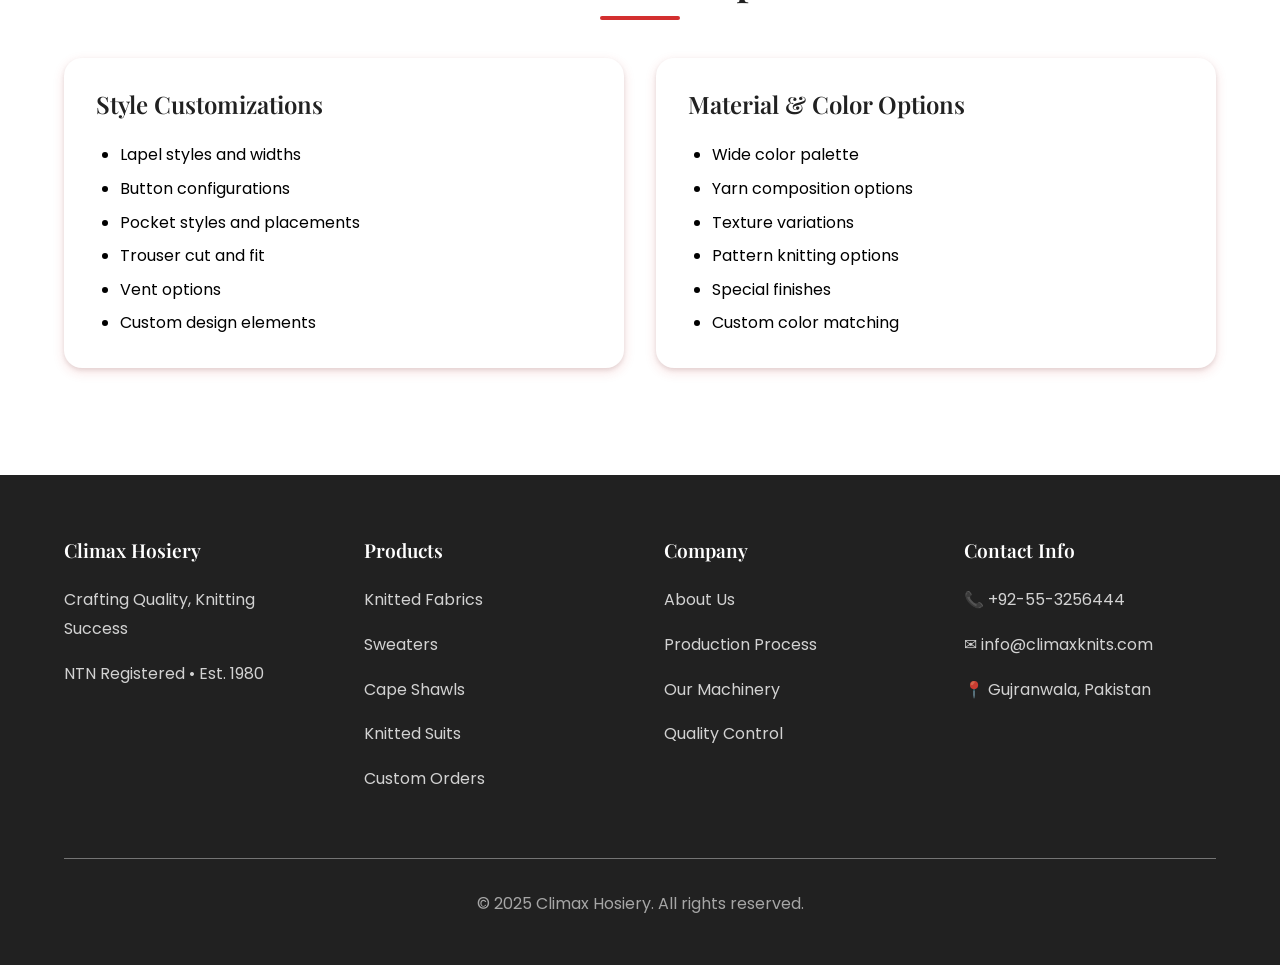
<file: product-suits.html>
<!DOCTYPE html>
<html lang="en">
<head>
  <meta charset="UTF-8">
  <meta name="viewport" content="width=device-width, initial-scale=1.0">
  <title>Knitted Suits - Climax Hosiery | Professional Business Wear</title>
  <meta name="description" content="Professional knitted suits combining comfort with formal elegance. Perfect fit and premium materials for business and professional wear.">
  
  <link rel="stylesheet" href="./css/style.min.css">
  <link rel="stylesheet" href="./css/dark-mode.css">
  <link rel="stylesheet" href="./css/responsive-improvements.css">
  <link rel="icon" href="./assets/images/logo.png" type="image/png">
</head>
<body>
  <header class="header" role="banner">
    <div class="container">
      <div class="header-content">
        <a href="index.html" aria-label="Climax Hosiery Home">
          <img src="./assets/images/logo.png" alt="Climax Hosiery Logo" class="logo">
        </a>
        
        <nav class="nav" role="navigation" aria-label="Main navigation">
          <a href="index.html" class="nav-link">Home</a>
          <a href="about.html" class="nav-link">About</a>
          <a href="products.html" class="nav-link">Products</a>
          <a href="production.html" class="nav-link">Production</a>
          <a href="machinery.html" class="nav-link">Machinery</a>
          <a href="quality.html" class="nav-link">Quality</a>
          <a href="contact.html" class="nav-link">Contact</a>
        </nav>
        
        <button class="mobile-menu-btn" aria-label="Toggle mobile menu" aria-expanded="false">☰</button>
      </div>
    </div>
  </header>

  <main style="padding-top: 80px;">
    <!-- Product Hero -->
    <section class="section" role="banner">
      <div class="container">
        <div class="grid grid-2">
          <div class="slide-in-left">
            <h1>Knitted Suits</h1>
            <p class="hero-tagline">Professional excellence with uncompromising comfort</p>
            <p>Our knitted suits revolutionize business wear by combining the formal elegance of traditional suits with the comfort and flexibility of knitted construction. Perfect for modern professionals who demand both style and comfort.</p>
            
            <div class="mt-6">
              <a href="contact.html" class="btn btn-primary btn-large">Custom Order</a>
              <a href="#features" class="btn btn-outline btn-large ml-4">Learn More</a>
            </div>
          </div>
          
          <div class="slide-in-right">
            <img src="./assets/images/product-4.jpg" alt="Professional Knitted Suits" style="width: 100%; height: 400px; object-fit: cover; border-radius: var(--border-radius-lg); box-shadow: var(--shadow-lg);">
          </div>
        </div>
      </div>
    </section>

    <!-- Suit Features -->
    <section id="features" class="section" role="region" aria-labelledby="features-title">
      <div class="container">
        <h2 id="features-title" class="section-title fade-in">Professional Suit Features</h2>
        
        <div class="grid grid-3">
          <div class="card fade-in">
            <div class="process-icon">👔</div>
            <h4>Professional Styling</h4>
            <p>Tailored silhouettes that maintain formal business appearance while incorporating the comfort benefits of knitted construction.</p>
          </div>

          <div class="card fade-in">
            <div class="process-icon">🎯</div>
            <h4>Perfect Fit</h4>
            <p>Precision sizing and grading ensures optimal fit across our complete size range, with custom fitting available for special requirements.</p>
          </div>

          <div class="card fade-in">
            <div class="process-icon">💎</div>
            <h4>Premium Materials</h4>
            <p>Carefully selected yarn compositions that provide the structure needed for professional wear while maintaining comfort and durability.</p>
          </div>
        </div>
      </div>
    </section>

    <!-- Suit Categories -->
    <section class="section bg-gray" role="region" aria-labelledby="categories-title">
      <div class="container">
        <h2 id="categories-title" class="section-title fade-in">Suit Categories</h2>
        
        <div class="grid grid-2">
          <div class="card slide-in-left">
            <h4>Business Formal</h4>
            <img src="./assets/images/product-4.jpg" alt="Business Formal Knitted Suits" class="card-image" loading="lazy">
            <div style="padding: var(--spacing-3);">
              <p>Traditional business suit styling with the comfort of knitted construction. Perfect for corporate environments and formal business meetings.</p>
              
              <h5 style="margin-top: var(--spacing-3); margin-bottom: var(--spacing-2);">Features:</h5>
              <ul style="margin-left: var(--spacing-3); font-size: 0.9rem;">
                <li>Classic lapel designs</li>
                <li>Professional button configuration</li>
                <li>Structured shoulders</li>
                <li>Coordinated jacket and trouser sets</li>
              </ul>
            </div>
          </div>

          <div class="card slide-in-right">
            <h4>Business Casual</h4>
            <img src="./assets/images/product-5.jpg" alt="Business Casual Knitted Suits" class="card-image" loading="lazy">
            <div style="padding: var(--spacing-3);">
              <p>Modern business casual designs that bridge the gap between formal and relaxed professional wear. Ideal for contemporary workplaces.</p>
              
              <h5 style="margin-top: var(--spacing-3); margin-bottom: var(--spacing-2);">Features:</h5>
              <ul style="margin-left: var(--spacing-3); font-size: 0.9rem;">
                <li>Relaxed fit options</li>
                <li>Contemporary styling</li>
                <li>Versatile color options</li>
                <li>Mix-and-match compatibility</li>
              </ul>
            </div>
          </div>
        </div>
      </div>
    </section>

    <!-- Technical Details -->
    <section class="section" role="region" aria-labelledby="tech-details-title">
      <div class="container">
        <h2 id="tech-details-title" class="section-title fade-in">Technical Specifications</h2>
        
        <div class="card fade-in">
          <div style="overflow-x: auto;">
            <table style="width: 100%; border-collapse: collapse;">
              <thead>
                <tr style="background: var(--neutral-100);">
                  <th style="padding: var(--spacing-2); text-align: left; border-bottom: 2px solid var(--neutral-300);">Component</th>
                  <th style="padding: var(--spacing-2); text-align: left; border-bottom: 2px solid var(--neutral-300);">Specifications</th>
                  <th style="padding: var(--spacing-2); text-align: left; border-bottom: 2px solid var(--neutral-300);">Options</th>
                </tr>
              </thead>
              <tbody>
                <tr>
                  <td style="padding: var(--spacing-2); border-bottom: 1px solid var(--neutral-200);">Jacket</td>
                  <td style="padding: var(--spacing-2); border-bottom: 1px solid var(--neutral-200);">Single/double knit panels, rib cuffs, tailored link seams</td>
                  <td style="padding: var(--spacing-2); border-bottom: 1px solid var(--neutral-200);">Single/Double breasted</td>
                </tr>
                <tr>
                  <td style="padding: var(--spacing-2); border-bottom: 1px solid var(--neutral-200);">Trousers</td>
                  <td style="padding: var(--spacing-2); border-bottom: 1px solid var(--neutral-200);">Elastic waist, reinforced seams, matching gauge to jacket</td>
                  <td style="padding: var(--spacing-2); border-bottom: 1px solid var(--neutral-200);">Various fits</td>
                </tr>
                <tr>
                  <td style="padding: var(--spacing-2); border-bottom: 1px solid var(--neutral-200);">Vest (Optional)</td>
                  <td style="padding: var(--spacing-2); border-bottom: 1px solid var(--neutral-200);">Standard sleeveless, 2x2 rib finish</td>
                  <td style="padding: var(--spacing-2); border-bottom: 1px solid var(--neutral-200);">Matching or contrast</td>
                </tr>
                <tr>
                  <td style="padding: var(--spacing-2); border-bottom: 1px solid var(--neutral-200);">Lining</td>
                  <td style="padding: var(--spacing-2); border-bottom: 1px solid var(--neutral-200);">Optional premium lining</td>
                  <td style="padding: var(--spacing-2); border-bottom: 1px solid var(--neutral-200);">Multiple colors</td>
                </tr>
                <tr>
                  <td style="padding: var(--spacing-2);">Size Range</td>
                  <td style="padding: var(--spacing-2);">36-52 (expandable)</td>
                  <td style="padding: var(--spacing-2);">Custom sizing available</td>
                </tr>
              </tbody>
            </table>
          </div>
        </div>
      </div>
    </section>

    <!-- Customization Options -->
    <section class="section" role="region" aria-labelledby="customization-title">
      <div class="container">
        <h2 id="customization-title" class="section-title fade-in">Customization Options</h2>
        
        <div class="grid grid-2">
          <div class="card slide-in-left">
            <h4>Style Customizations</h4>
            <ul style="margin-top: var(--spacing-3); margin-left: var(--spacing-3);">
              <li style="margin-bottom: var(--spacing-1);">Lapel styles and widths</li>
              <li style="margin-bottom: var(--spacing-1);">Button configurations</li>
              <li style="margin-bottom: var(--spacing-1);">Pocket styles and placements</li>
              <li style="margin-bottom: var(--spacing-1);">Trouser cut and fit</li>
              <li style="margin-bottom: var(--spacing-1);">Vent options</li>
              <li>Custom design elements</li>
            </ul>
          </div>
          
          <div class="card slide-in-right">
            <h4>Material & Color Options</h4>
            <ul style="margin-top: var(--spacing-3); margin-left: var(--spacing-3);">
              <li style="margin-bottom: var(--spacing-1);">Wide color palette</li>
              <li style="margin-bottom: var(--spacing-1);">Yarn composition options</li>
              <li style="margin-bottom: var(--spacing-1);">Texture variations</li>
              <li style="margin-bottom: var(--spacing-1);">Pattern knitting options</li>
              <li style="margin-bottom: var(--spacing-1);">Special finishes</li>
              <li>Custom color matching</li>
            </ul>
          </div>
        </div>
      </div>
    </section>
  </main>

  <footer class="footer" role="contentinfo">
    <div class="container">
      <div class="footer-content">
        <div class="footer-section">
          <h4>Climax Hosiery</h4>
          <p>Crafting Quality, Knitting Success</p>
          <p>NTN Registered • Est. 1980</p>
        </div>
        
        <div class="footer-section">
          <h4>Products</h4>
          <p><a href="product-fabrics.html">Knitted Fabrics</a></p>
          <p><a href="product-sweaters.html">Sweaters</a></p>
          <p><a href="product-cape-shawls.html">Cape Shawls</a></p>
          <p><a href="product-suits.html">Knitted Suits</a></p>
          <p><a href="product-custom.html">Custom Orders</a></p>
        </div>
        
        <div class="footer-section">
          <h4>Company</h4>
          <p><a href="about.html">About Us</a></p>
          <p><a href="production.html">Production Process</a></p>
          <p><a href="machinery.html">Our Machinery</a></p>
          <p><a href="quality.html">Quality Control</a></p>
        </div>
        
        <div class="footer-section">
          <h4>Contact Info</h4>
          <p>📞 +92-55-3256444</p>
          <p>✉️ info@climaxknits.com</p>
          <p>📍 Gujranwala, Pakistan</p>
        </div>
      </div>
      
      <div class="footer-bottom">
        <p>&copy; 2025 Climax Hosiery. All rights reserved.</p>
      </div>
    </div>
  </footer>

  <script src="./js/enhanced-main.js"></script>
</body>
</html>
</file>
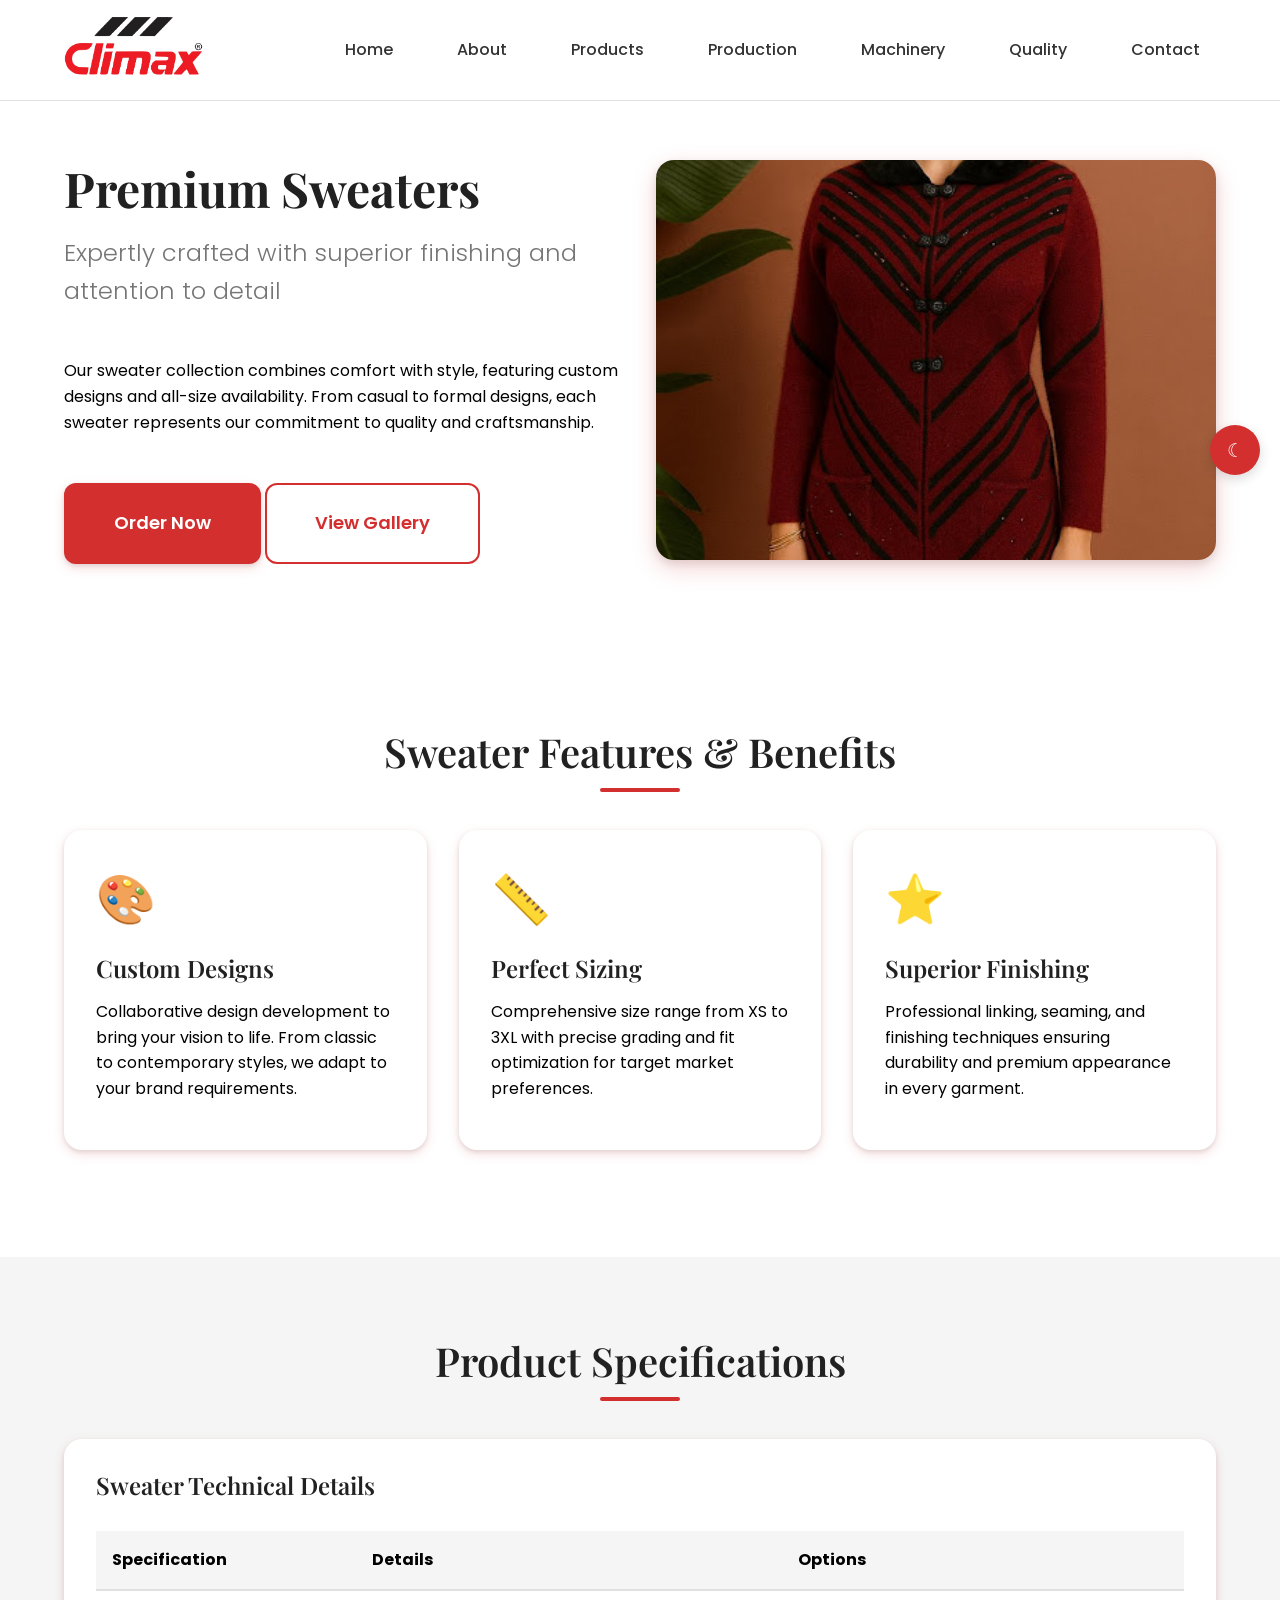
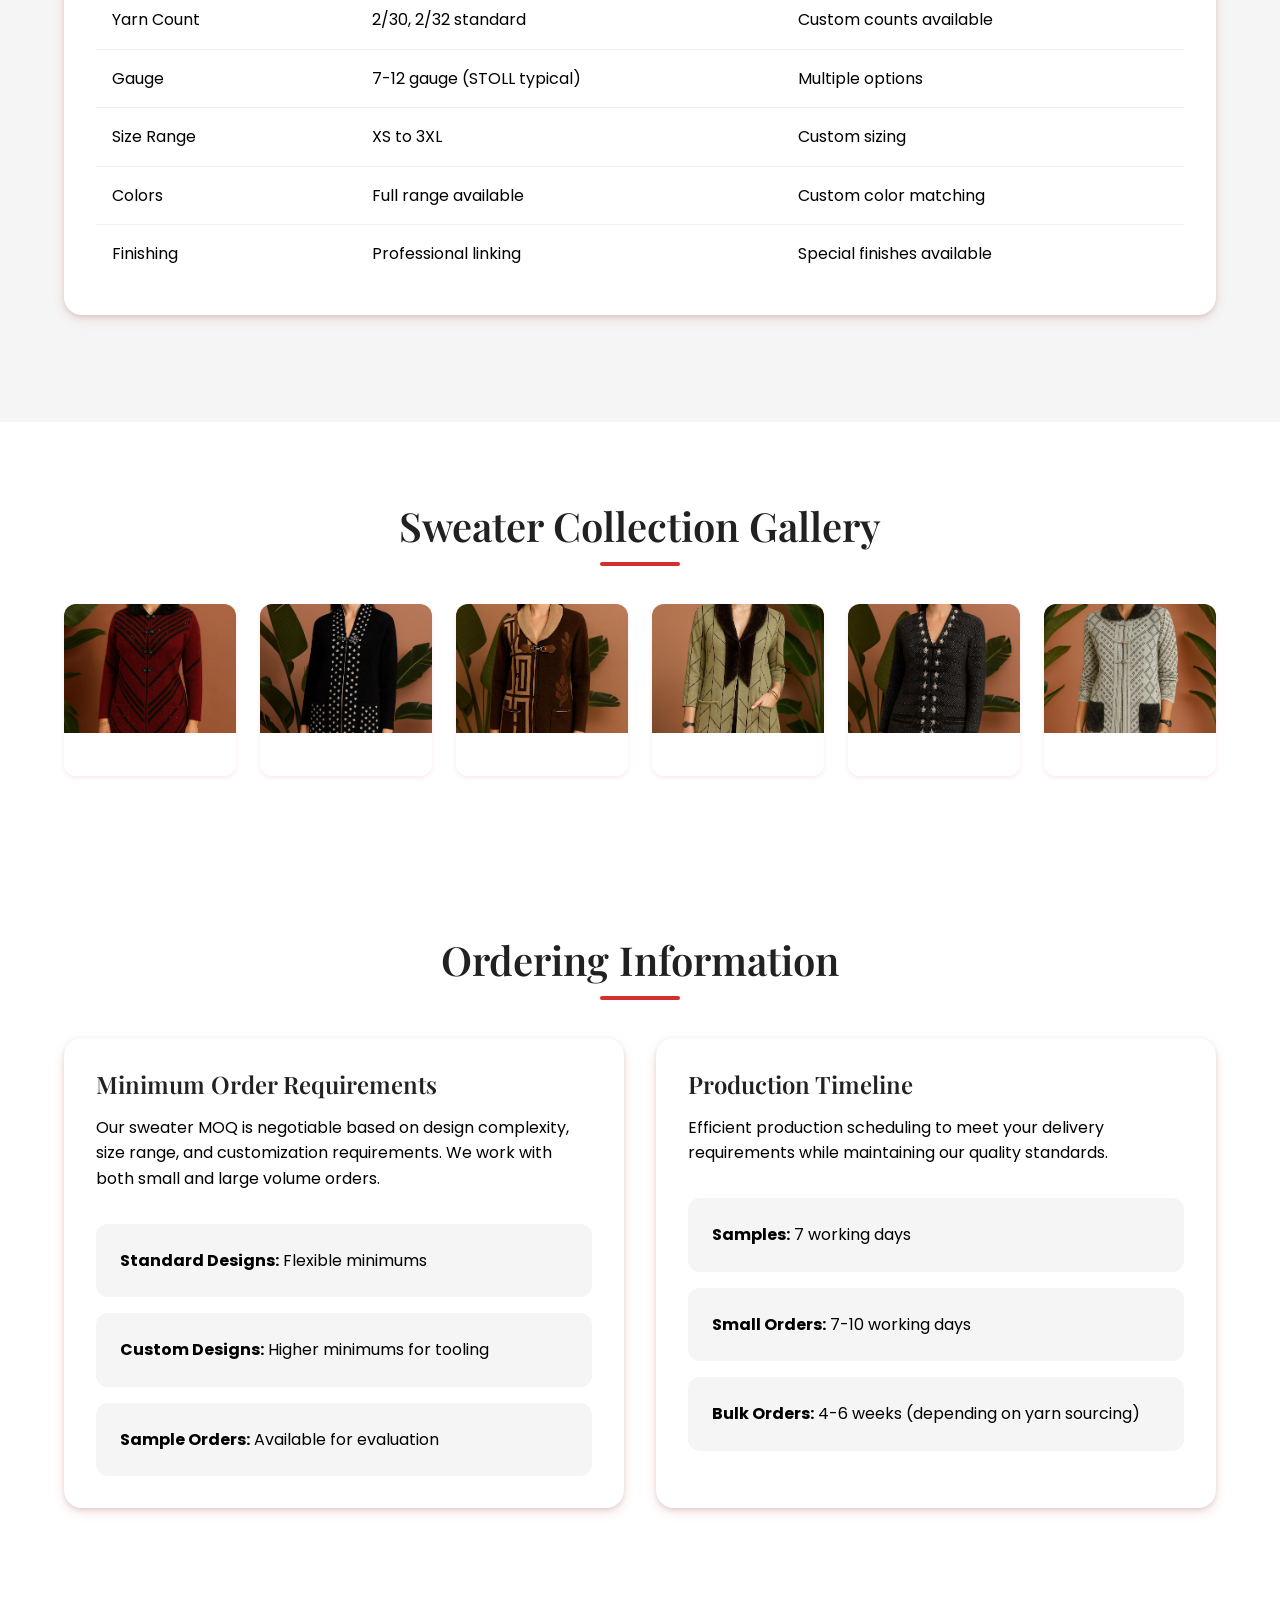
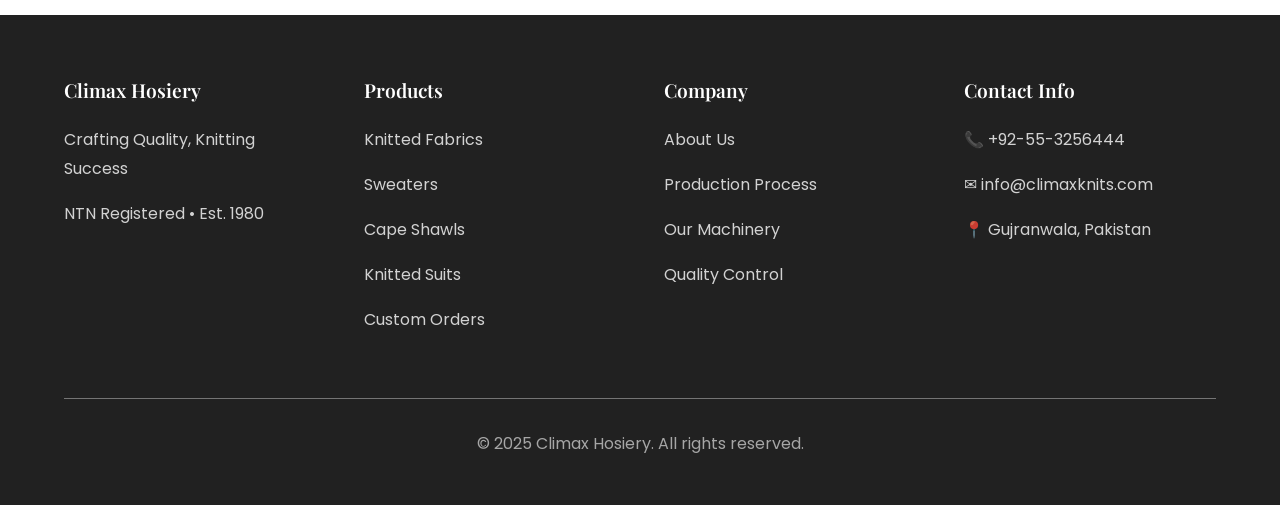
<file: product-sweaters.html>
<!DOCTYPE html>
<html lang="en">
<head>
  <meta charset="UTF-8">
  <meta name="viewport" content="width=device-width, initial-scale=1.0">
  <title>Sweaters - Climax Hosiery | Premium Knitted Sweater Manufacturing</title>
  <meta name="description" content="Expert sweater manufacturing with superior finishing. Custom designs, all sizes, and export quality production for global markets.">
  
  <link rel="stylesheet" href="./css/style.min.css">
  <link rel="stylesheet" href="./css/dark-mode.css">
  <link rel="stylesheet" href="./css/responsive-improvements.css">
  <link rel="icon" href="./assets/images/logo.png" type="image/png">
</head>
<body>
  <header class="header" role="banner">
    <div class="container">
      <div class="header-content">
        <a href="index.html" aria-label="Climax Hosiery Home">
          <img src="./assets/images/logo.png" alt="Climax Hosiery Logo" class="logo">
        </a>
        
        <nav class="nav" role="navigation" aria-label="Main navigation">
          <a href="index.html" class="nav-link">Home</a>
          <a href="about.html" class="nav-link">About</a>
          <a href="products.html" class="nav-link">Products</a>
          <a href="production.html" class="nav-link">Production</a>
          <a href="machinery.html" class="nav-link">Machinery</a>
          <a href="quality.html" class="nav-link">Quality</a>
          <a href="contact.html" class="nav-link">Contact</a>
        </nav>
        
        <button class="mobile-menu-btn" aria-label="Toggle mobile menu" aria-expanded="false">☰</button>
      </div>
    </div>
  </header>

  <main style="padding-top: 80px;">
    <!-- Product Hero -->
    <section class="section" role="banner">
      <div class="container">
        <div class="grid grid-2">
          <div class="slide-in-left">
            <h1>Premium Sweaters</h1>
            <p class="hero-tagline">Expertly crafted with superior finishing and attention to detail</p>
            <p>Our sweater collection combines comfort with style, featuring custom designs and all-size availability. From casual to formal designs, each sweater represents our commitment to quality and craftsmanship.</p>
            
            <div class="mt-6">
              <a href="contact.html" class="btn btn-primary btn-large">Order Now</a>
              <a href="#gallery" class="btn btn-outline btn-large ml-4">View Gallery</a>
            </div>
          </div>
          
          <div class="slide-in-right">
            <img src="./assets/images/product-2.jpg" alt="Premium Sweater Collection" style="width: 100%; height: 400px; object-fit: cover; border-radius: var(--border-radius-lg); box-shadow: var(--shadow-lg);">
          </div>
        </div>
      </div>
    </section>

    <!-- Sweater Features -->
    <section class="section" role="region" aria-labelledby="features-title">
      <div class="container">
        <h2 id="features-title" class="section-title fade-in">Sweater Features & Benefits</h2>
        
        <div class="grid grid-3">
          <div class="card fade-in">
            <div class="process-icon">🎨</div>
            <h4>Custom Designs</h4>
            <p>Collaborative design development to bring your vision to life. From classic to contemporary styles, we adapt to your brand requirements.</p>
          </div>

          <div class="card fade-in">
            <div class="process-icon">📏</div>
            <h4>Perfect Sizing</h4>
            <p>Comprehensive size range from XS to 3XL with precise grading and fit optimization for target market preferences.</p>
          </div>

          <div class="card fade-in">
            <div class="process-icon">⭐</div>
            <h4>Superior Finishing</h4>
            <p>Professional linking, seaming, and finishing techniques ensuring durability and premium appearance in every garment.</p>
          </div>
        </div>
      </div>
    </section>

    <!-- Specifications Table -->
    <section class="section bg-gray" role="region" aria-labelledby="specs-table-title">
      <div class="container">
        <h2 id="specs-table-title" class="section-title fade-in">Product Specifications</h2>
        
        <div class="card fade-in">
          <h4>Sweater Technical Details</h4>
          <div style="overflow-x: auto; margin-top: var(--spacing-4);">
            <table style="width: 100%; border-collapse: collapse;">
              <thead>
                <tr style="background: var(--neutral-100);">
                  <th style="padding: var(--spacing-2); text-align: left; border-bottom: 2px solid var(--neutral-300);">Specification</th>
                  <th style="padding: var(--spacing-2); text-align: left; border-bottom: 2px solid var(--neutral-300);">Details</th>
                  <th style="padding: var(--spacing-2); text-align: left; border-bottom: 2px solid var(--neutral-300);">Options</th>
                </tr>
              </thead>
              <tbody>
                <tr>
                  <td style="padding: var(--spacing-2); border-bottom: 1px solid var(--neutral-200);">Yarn Count</td>
                  <td style="padding: var(--spacing-2); border-bottom: 1px solid var(--neutral-200);">2/30, 2/32 standard</td>
                  <td style="padding: var(--spacing-2); border-bottom: 1px solid var(--neutral-200);">Custom counts available</td>
                </tr>
                <tr>
                  <td style="padding: var(--spacing-2); border-bottom: 1px solid var(--neutral-200);">Gauge</td>
                  <td style="padding: var(--spacing-2); border-bottom: 1px solid var(--neutral-200);">7-12 gauge (STOLL typical)</td>
                  <td style="padding: var(--spacing-2); border-bottom: 1px solid var(--neutral-200);">Multiple options</td>
                </tr>
                <tr>
                  <td style="padding: var(--spacing-2); border-bottom: 1px solid var(--neutral-200);">Size Range</td>
                  <td style="padding: var(--spacing-2); border-bottom: 1px solid var(--neutral-200);">XS to 3XL</td>
                  <td style="padding: var(--spacing-2); border-bottom: 1px solid var(--neutral-200);">Custom sizing</td>
                </tr>
                <tr>
                  <td style="padding: var(--spacing-2); border-bottom: 1px solid var(--neutral-200);">Colors</td>
                  <td style="padding: var(--spacing-2); border-bottom: 1px solid var(--neutral-200);">Full range available</td>
                  <td style="padding: var(--spacing-2); border-bottom: 1px solid var(--neutral-200);">Custom color matching</td>
                </tr>
                <tr>
                  <td style="padding: var(--spacing-2);">Finishing</td>
                  <td style="padding: var(--spacing-2);">Professional linking</td>
                  <td style="padding: var(--spacing-2);">Special finishes available</td>
                </tr>
              </tbody>
            </table>
          </div>
        </div>
      </div>
    </section>

    <!-- Product Gallery -->
    <section id="gallery" class="section" role="region" aria-labelledby="gallery-section-title">
      <div class="container">
        <h2 id="gallery-section-title" class="section-title fade-in">Sweater Collection Gallery</h2>
        <div class="gallery fade-in">
          <div class="gallery-item">
            <img src="./assets/images/product-2.jpg" alt="Casual Sweater Design" loading="lazy">
          </div>
          <div class="gallery-item">
            <img src="./assets/images/product-3.jpg" alt="Formal Sweater Style" loading="lazy">
          </div>
          <div class="gallery-item">
            <img src="./assets/images/product-4.jpg" alt="Custom Sweater Pattern" loading="lazy">
          </div>
          <div class="gallery-item">
            <img src="./assets/images/product-5.jpg" alt="Sweater Detail Work" loading="lazy">
          </div>
          <div class="gallery-item">
            <img src="./assets/images/product-6.jpg" alt="Color Variety" loading="lazy">
          </div>
          <div class="gallery-item">
            <img src="./assets/images/product-7.jpg" alt="Size Range Display" loading="lazy">
          </div>
        </div>
      </div>
    </section>

    <!-- Order Information -->
    <section class="section" role="region" aria-labelledby="order-info-title">
      <div class="container">
        <h2 id="order-info-title" class="section-title fade-in">Ordering Information</h2>
        
        <div class="grid grid-2">
          <div class="card slide-in-left">
            <h4>Minimum Order Requirements</h4>
            <p>Our sweater MOQ is negotiable based on design complexity, size range, and customization requirements. We work with both small and large volume orders.</p>
            
            <div class="mt-4">
              <div style="padding: var(--spacing-3); background: var(--neutral-100); border-radius: var(--border-radius); margin-bottom: var(--spacing-2);">
                <strong>Standard Designs:</strong> Flexible minimums
              </div>
              <div style="padding: var(--spacing-3); background: var(--neutral-100); border-radius: var(--border-radius); margin-bottom: var(--spacing-2);">
                <strong>Custom Designs:</strong> Higher minimums for tooling
              </div>
              <div style="padding: var(--spacing-3); background: var(--neutral-100); border-radius: var(--border-radius);">
                <strong>Sample Orders:</strong> Available for evaluation
              </div>
            </div>
          </div>
          
          <div class="card slide-in-right">
            <h4>Production Timeline</h4>
            <p>Efficient production scheduling to meet your delivery requirements while maintaining our quality standards.</p>
            
            <div class="mt-4">
              <div style="padding: var(--spacing-3); background: var(--neutral-100); border-radius: var(--border-radius); margin-bottom: var(--spacing-2);">
                <strong>Samples:</strong> 7 working days
              </div>
              <div style="padding: var(--spacing-3); background: var(--neutral-100); border-radius: var(--border-radius); margin-bottom: var(--spacing-2);">
                <strong>Small Orders:</strong> 7-10 working days
              </div>
              <div style="padding: var(--spacing-3); background: var(--neutral-100); border-radius: var(--border-radius);">
                <strong>Bulk Orders:</strong> 4-6 weeks (depending on yarn sourcing)
              </div>
            </div>
          </div>
        </div>
      </div>
    </section>
  </main>

  <footer class="footer" role="contentinfo">
    <div class="container">
      <div class="footer-content">
        <div class="footer-section">
          <h4>Climax Hosiery</h4>
          <p>Crafting Quality, Knitting Success</p>
          <p>NTN Registered • Est. 1980</p>
        </div>
        
        <div class="footer-section">
          <h4>Products</h4>
          <p><a href="product-fabrics.html">Knitted Fabrics</a></p>
          <p><a href="product-sweaters.html">Sweaters</a></p>
          <p><a href="product-cape-shawls.html">Cape Shawls</a></p>
          <p><a href="product-suits.html">Knitted Suits</a></p>
          <p><a href="product-custom.html">Custom Orders</a></p>
        </div>
        
        <div class="footer-section">
          <h4>Company</h4>
          <p><a href="about.html">About Us</a></p>
          <p><a href="production.html">Production Process</a></p>
          <p><a href="machinery.html">Our Machinery</a></p>
          <p><a href="quality.html">Quality Control</a></p>
        </div>
        
        <div class="footer-section">
          <h4>Contact Info</h4>
          <p>📞 +92-55-3256444</p>
          <p>✉️ info@climaxknits.com</p>
          <p>📍 Gujranwala, Pakistan</p>
        </div>
      </div>
      
      <div class="footer-bottom">
        <p>&copy; 2025 Climax Hosiery. All rights reserved.</p>
      </div>
    </div>
  </footer>

  <script src="./js/enhanced-main.js"></script>
</body>
</html>
</file>
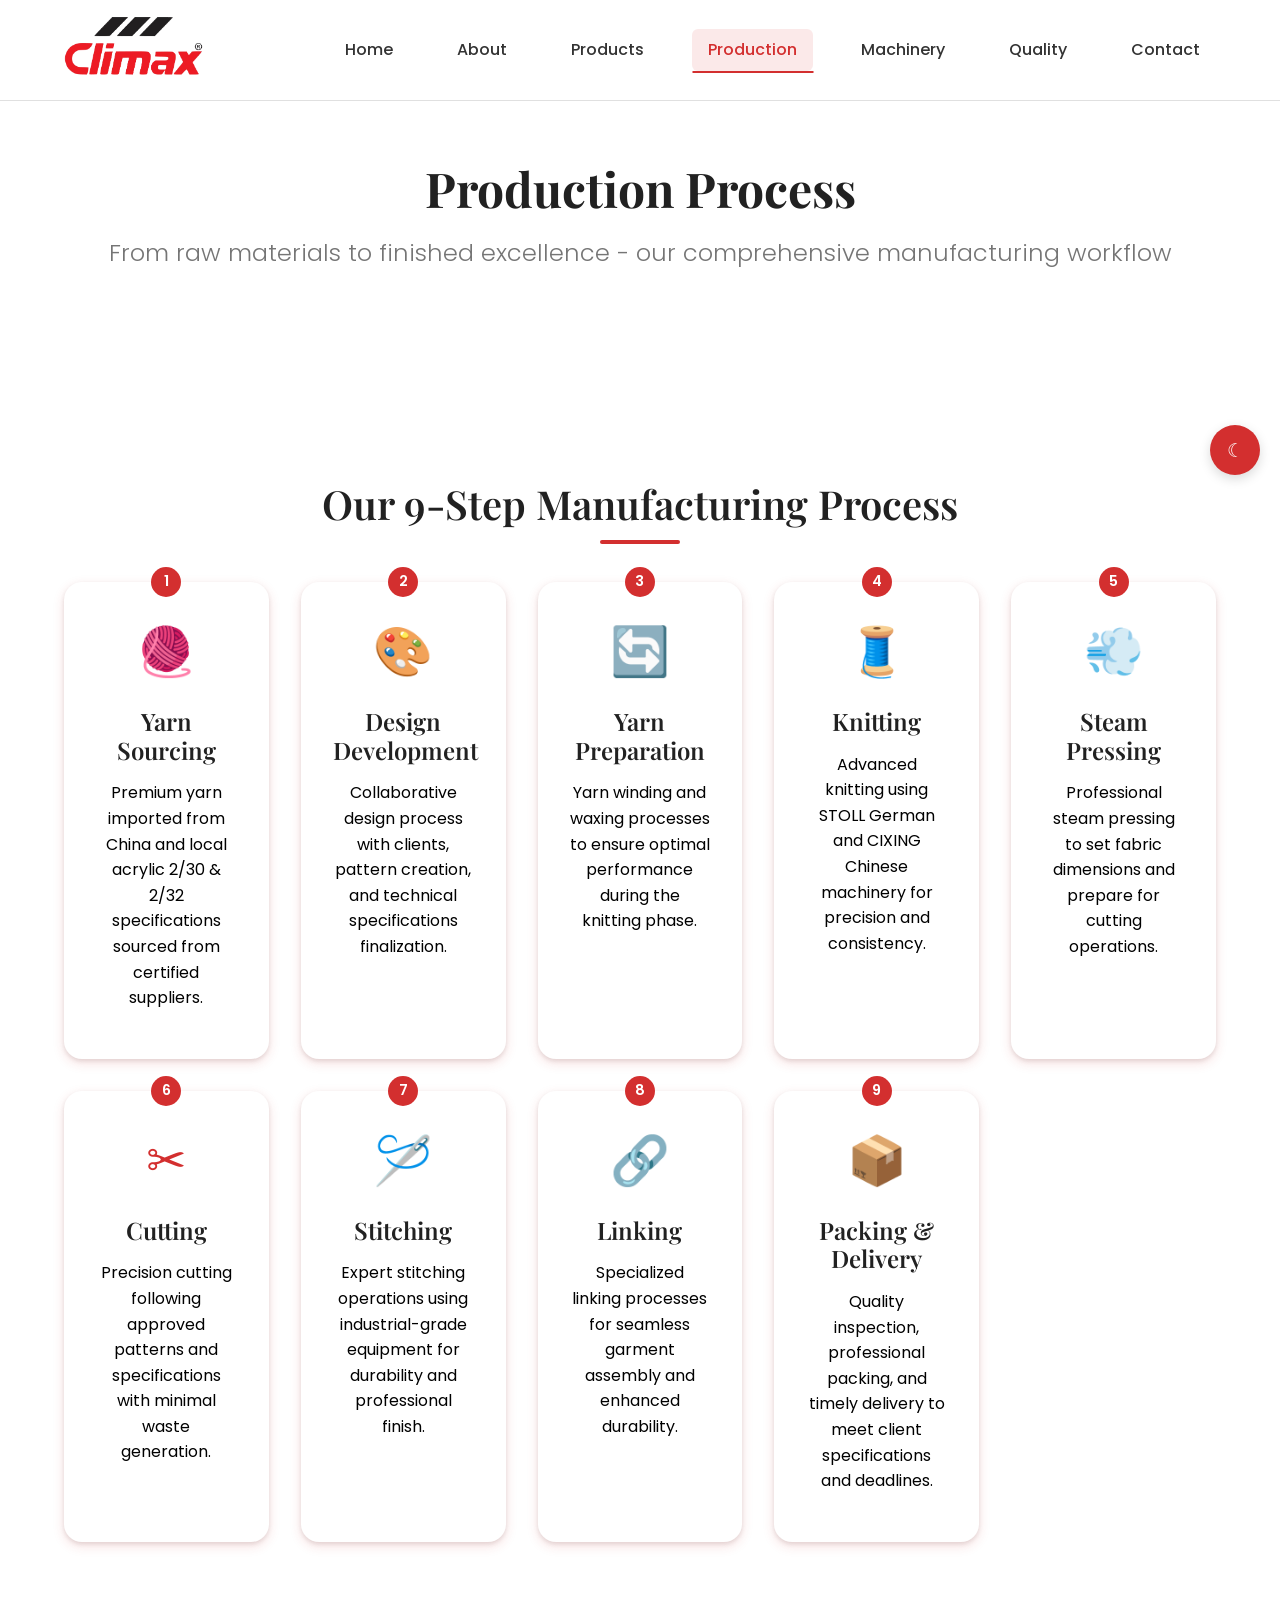
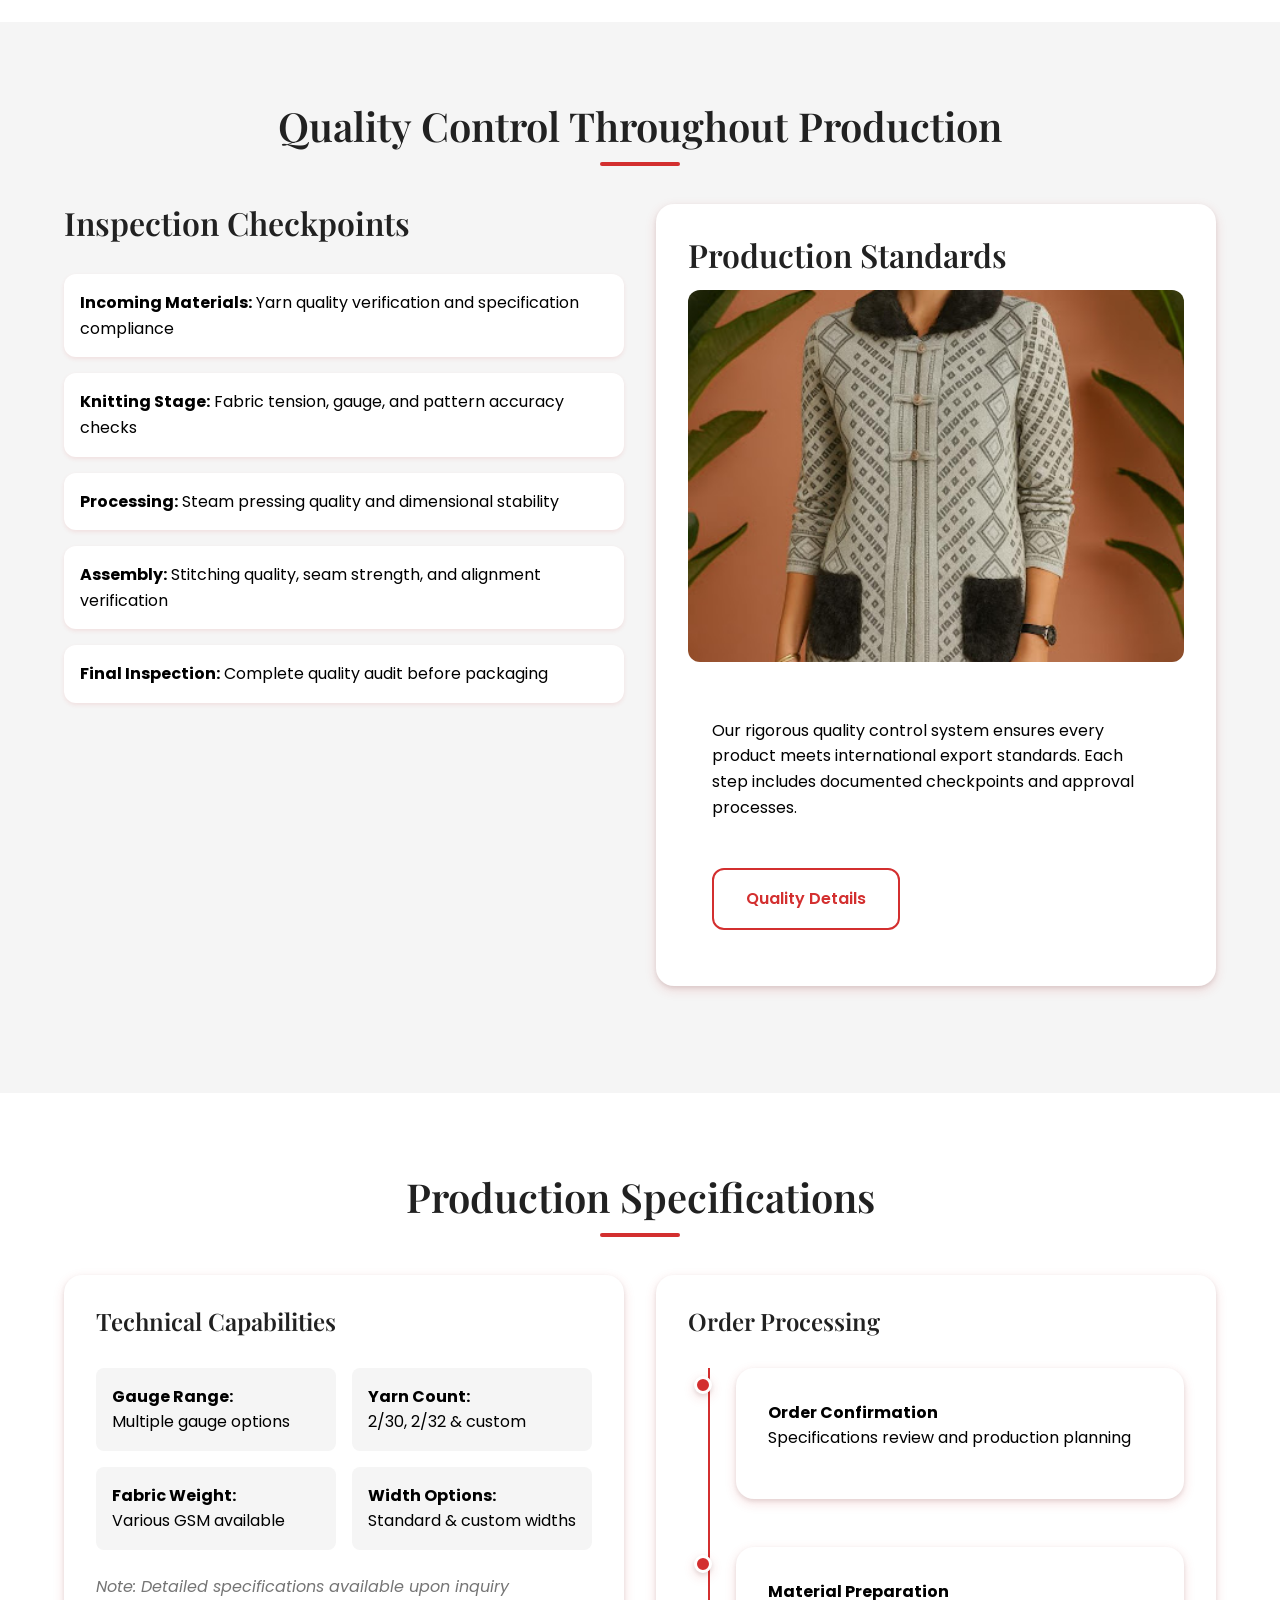
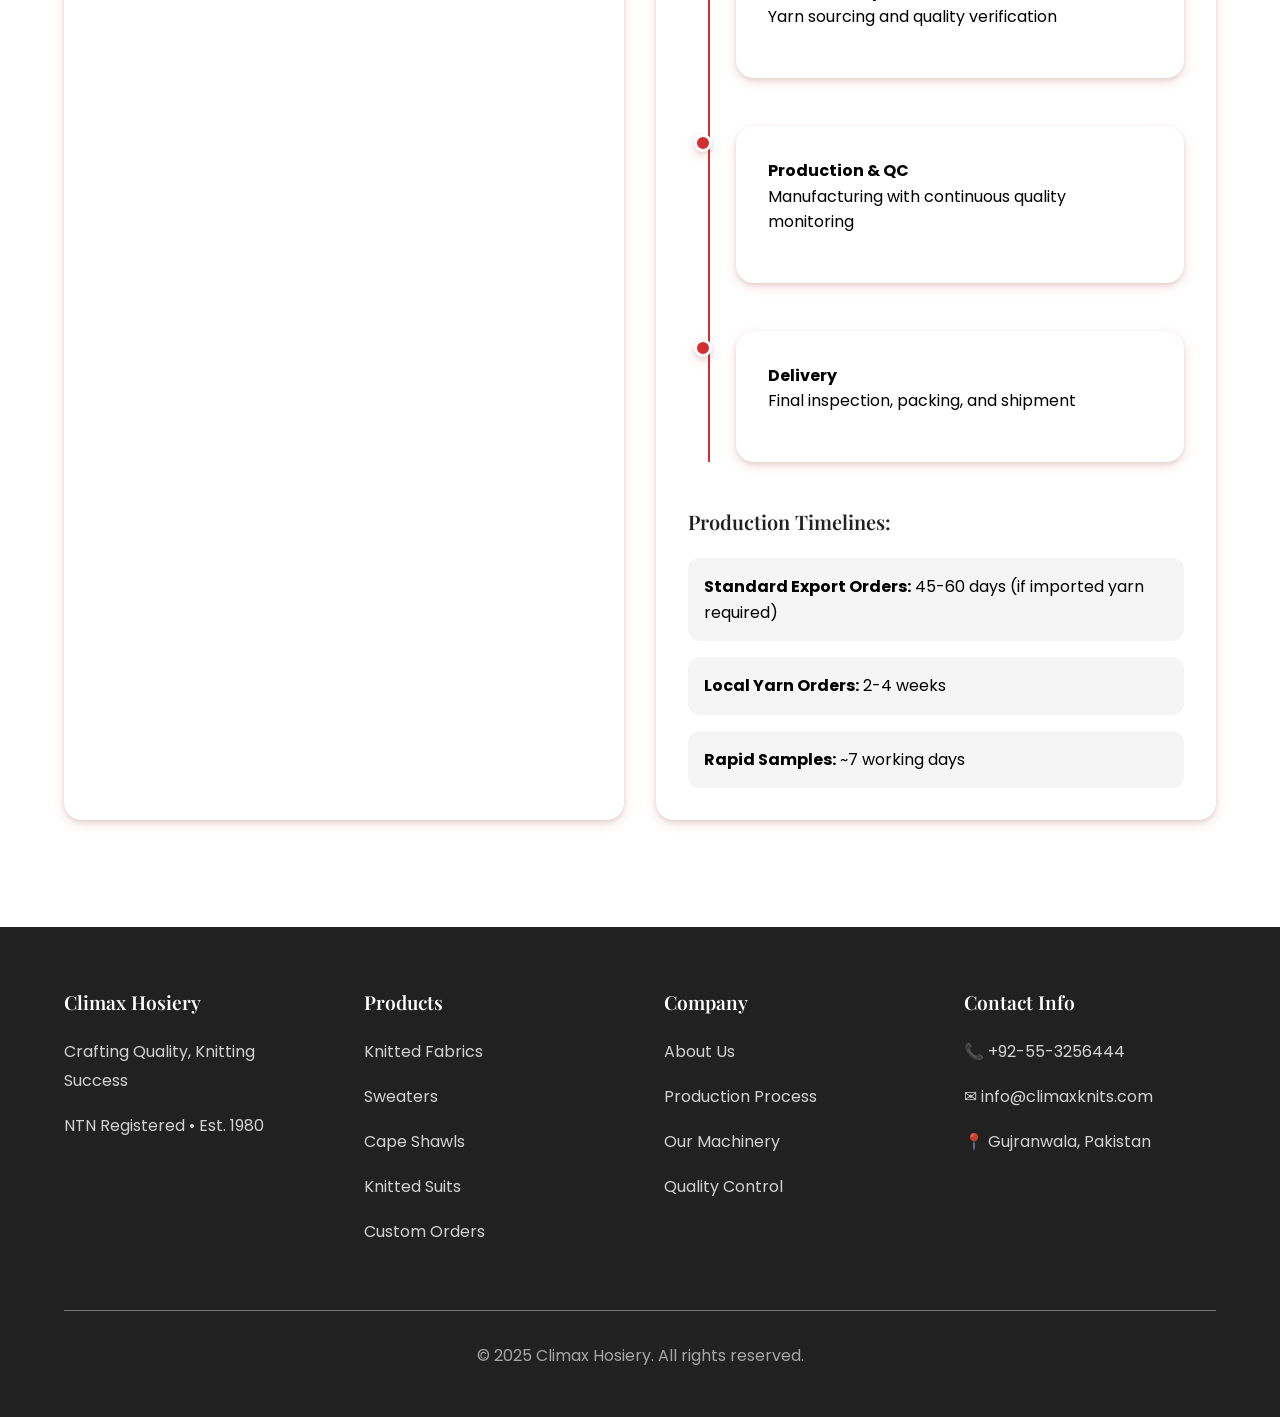
<file: production.html>
<!DOCTYPE html>
<html lang="en">
<head>
  <meta charset="UTF-8">
  <meta name="viewport" content="width=device-width, initial-scale=1.0">
  <title>Production Process - Climax Hosiery | Advanced Manufacturing</title>
  <meta name="description" content="Discover our comprehensive 9-step production process from yarn sourcing to final delivery. Advanced machinery and quality control at every stage.">
  
  <link rel="stylesheet" href="./css/style.min.css">
  <link rel="stylesheet" href="./css/dark-mode.css">
  <link rel="stylesheet" href="./css/responsive-improvements.css">
  <link rel="icon" href="./assets/images/logo.png" type="image/png">
</head>
<body>
  <header class="header" role="banner">
    <div class="container">
      <div class="header-content">
        <a href="index.html" aria-label="Climax Hosiery Home">
          <img src="./assets/images/logo.png" alt="Climax Hosiery Logo" class="logo">
        </a>
        
        <nav class="nav" role="navigation" aria-label="Main navigation">
          <a href="index.html" class="nav-link">Home</a>
          <a href="about.html" class="nav-link">About</a>
          <a href="products.html" class="nav-link">Products</a>
          <a href="production.html" class="nav-link active">Production</a>
          <a href="machinery.html" class="nav-link">Machinery</a>
          <a href="quality.html" class="nav-link">Quality</a>
          <a href="contact.html" class="nav-link">Contact</a>
        </nav>
        
        <button class="mobile-menu-btn" aria-label="Toggle mobile menu" aria-expanded="false">☰</button>
      </div>
    </div>
  </header>

  <main style="padding-top: 80px;">
    <!-- Page Hero -->
    <section class="section" role="banner">
      <div class="container">
        <div class="text-center fade-in">
          <h1>Production Process</h1>
          <p class="hero-tagline">From raw materials to finished excellence - our comprehensive manufacturing workflow</p>
        </div>
      </div>
    </section>

    <!-- Production Timeline -->
    <section class="section" role="region" aria-labelledby="process-title">
      <div class="container">
        <h2 id="process-title" class="section-title fade-in">Our 9-Step Manufacturing Process</h2>
        
        <div class="process-grid">
          <div class="process-step fade-in" data-step="1">
            <div class="process-icon">🧶</div>
            <h4>Yarn Sourcing</h4>
            <p>Premium yarn imported from China and local acrylic 2/30 & 2/32 specifications sourced from certified suppliers.</p>
          </div>
          
          <div class="process-step fade-in" data-step="2">
            <div class="process-icon">🎨</div>
            <h4>Design Development</h4>
            <p>Collaborative design process with clients, pattern creation, and technical specifications finalization.</p>
          </div>
          
          <div class="process-step fade-in" data-step="3">
            <div class="process-icon">🔄</div>
            <h4>Yarn Preparation</h4>
            <p>Yarn winding and waxing processes to ensure optimal performance during the knitting phase.</p>
          </div>
          
          <div class="process-step fade-in" data-step="4">
            <div class="process-icon">🧵</div>
            <h4>Knitting</h4>
            <p>Advanced knitting using STOLL German and CIXING Chinese machinery for precision and consistency.</p>
          </div>
          
          <div class="process-step fade-in" data-step="5">
            <div class="process-icon">💨</div>
            <h4>Steam Pressing</h4>
            <p>Professional steam pressing to set fabric dimensions and prepare for cutting operations.</p>
          </div>
          
          <div class="process-step fade-in" data-step="6">
            <div class="process-icon">✂️</div>
            <h4>Cutting</h4>
            <p>Precision cutting following approved patterns and specifications with minimal waste generation.</p>
          </div>
          
          <div class="process-step fade-in" data-step="7">
            <div class="process-icon">🪡</div>
            <h4>Stitching</h4>
            <p>Expert stitching operations using industrial-grade equipment for durability and professional finish.</p>
          </div>
          
          <div class="process-step fade-in" data-step="8">
            <div class="process-icon">🔗</div>
            <h4>Linking</h4>
            <p>Specialized linking processes for seamless garment assembly and enhanced durability.</p>
          </div>
          
          <div class="process-step fade-in" data-step="9">
            <div class="process-icon">📦</div>
            <h4>Packing & Delivery</h4>
            <p>Quality inspection, professional packing, and timely delivery to meet client specifications and deadlines.</p>
          </div>
        </div>
      </div>
    </section>

    <!-- Quality Control Integration -->
    <section class="section bg-gray" role="region" aria-labelledby="qc-title">
      <div class="container">
        <h2 id="qc-title" class="section-title fade-in">Quality Control Throughout Production</h2>
        <div class="grid grid-2">
          <div class="slide-in-left">
            <h3>Inspection Checkpoints</h3>
            <ul style="list-style: none; padding: 0; margin-top: var(--spacing-4);">
              <li style="padding: var(--spacing-2); background: var(--white); margin-bottom: var(--spacing-2); border-radius: var(--border-radius); box-shadow: var(--shadow-sm);">
                <strong>Incoming Materials:</strong> Yarn quality verification and specification compliance
              </li>
              <li style="padding: var(--spacing-2); background: var(--white); margin-bottom: var(--spacing-2); border-radius: var(--border-radius); box-shadow: var(--shadow-sm);">
                <strong>Knitting Stage:</strong> Fabric tension, gauge, and pattern accuracy checks
              </li>
              <li style="padding: var(--spacing-2); background: var(--white); margin-bottom: var(--spacing-2); border-radius: var(--border-radius); box-shadow: var(--shadow-sm);">
                <strong>Processing:</strong> Steam pressing quality and dimensional stability
              </li>
              <li style="padding: var(--spacing-2); background: var(--white); margin-bottom: var(--spacing-2); border-radius: var(--border-radius); box-shadow: var(--shadow-sm);">
                <strong>Assembly:</strong> Stitching quality, seam strength, and alignment verification
              </li>
              <li style="padding: var(--spacing-2); background: var(--white); margin-bottom: var(--spacing-2); border-radius: var(--border-radius); box-shadow: var(--shadow-sm);">
                <strong>Final Inspection:</strong> Complete quality audit before packaging
              </li>
            </ul>
          </div>
          
          <div class="slide-in-right">
            <div class="card">
              <h3>Production Standards</h3>
              <img src="./assets/images/product-7.jpg" alt="Quality Control Process" class="card-image" loading="lazy">
              <div style="padding: var(--spacing-3);">
                <p>Our rigorous quality control system ensures every product meets international export standards. Each step includes documented checkpoints and approval processes.</p>
                <a href="quality.html" class="btn btn-outline mt-4">Quality Details</a>
              </div>
            </div>
          </div>
        </div>
      </div>
    </section>

    <!-- Production Capacity -->
    <section class="section" role="region" aria-labelledby="capacity-title">
      <div class="container">
        <h2 id="capacity-title" class="section-title fade-in">Production Specifications</h2>
        <div class="grid grid-2">
          <div class="card fade-in">
            <h4>Technical Capabilities</h4>
            <div class="mt-4">
              <div style="display: grid; grid-template-columns: 1fr 1fr; gap: var(--spacing-2); margin-bottom: var(--spacing-3);">
                <div style="padding: var(--spacing-2); background: var(--neutral-100); border-radius: 8px;">
                  <strong>Gauge Range:</strong><br>Multiple gauge options
                </div>
                <div style="padding: var(--spacing-2); background: var(--neutral-100); border-radius: 8px;">
                  <strong>Yarn Count:</strong><br>2/30, 2/32 & custom
                </div>
                <div style="padding: var(--spacing-2); background: var(--neutral-100); border-radius: 8px;">
                  <strong>Fabric Weight:</strong><br>Various GSM available
                </div>
                <div style="padding: var(--spacing-2); background: var(--neutral-100); border-radius: 8px;">
                  <strong>Width Options:</strong><br>Standard & custom widths
                </div>
              </div>
              <!-- TODO: Add specific technical specifications -->
              <p class="text-gray"><em>Note: Detailed specifications available upon inquiry</em></p>
            </div>
          </div>
          
          <div class="card fade-in">
            <h4>Order Processing</h4>
            <div class="timeline" style="padding-left: var(--spacing-4); margin-top: var(--spacing-4);">
              <div class="timeline-item">
                <div class="timeline-content" style="margin-left: var(--spacing-2);">
                  <strong>Order Confirmation</strong>
                  <p>Specifications review and production planning</p>
                </div>
              </div>
              <div class="timeline-item">
                <div class="timeline-content" style="margin-left: var(--spacing-2);">
                  <strong>Material Preparation</strong>
                  <p>Yarn sourcing and quality verification</p>
                </div>
              </div>
              <div class="timeline-item">
                <div class="timeline-content" style="margin-left: var(--spacing-2);">
                  <strong>Production & QC</strong>
                  <p>Manufacturing with continuous quality monitoring</p>
                </div>
              </div>
              <div class="timeline-item" style="padding-bottom: 0;">
                <div class="timeline-content" style="margin-left: var(--spacing-2);">
                  <strong>Delivery</strong>
                  <p>Final inspection, packing, and shipment</p>
                </div>
              </div>
            </div>
            
            <div class="mt-6">
              <h5>Production Timelines:</h5>
              <div style="margin-top: var(--spacing-3);">
                <div style="padding: var(--spacing-2); background: var(--neutral-100); border-radius: var(--border-radius); margin-bottom: var(--spacing-2);">
                  <strong>Standard Export Orders:</strong> 45-60 days (if imported yarn required)
                </div>
                <div style="padding: var(--spacing-2); background: var(--neutral-100); border-radius: var(--border-radius); margin-bottom: var(--spacing-2);">
                  <strong>Local Yarn Orders:</strong> 2-4 weeks
                </div>
                <div style="padding: var(--spacing-2); background: var(--neutral-100); border-radius: var(--border-radius);">
                  <strong>Rapid Samples:</strong> ~7 working days
                </div>
              </div>
            </div>
          </div>
        </div>
      </div>
    </section>
  </main>

  <footer class="footer" role="contentinfo">
    <div class="container">
      <div class="footer-content">
        <div class="footer-section">
          <h4>Climax Hosiery</h4>
          <p>Crafting Quality, Knitting Success</p>
          <p>NTN Registered • Est. 1980</p>
        </div>
        
        <div class="footer-section">
          <h4>Products</h4>
          <p><a href="product-fabrics.html">Knitted Fabrics</a></p>
          <p><a href="product-sweaters.html">Sweaters</a></p>
          <p><a href="product-cape-shawls.html">Cape Shawls</a></p>
          <p><a href="product-suits.html">Knitted Suits</a></p>
          <p><a href="product-custom.html">Custom Orders</a></p>
        </div>
        
        <div class="footer-section">
          <h4>Company</h4>
          <p><a href="about.html">About Us</a></p>
          <p><a href="production.html">Production Process</a></p>
          <p><a href="machinery.html">Our Machinery</a></p>
          <p><a href="quality.html">Quality Control</a></p>
        </div>
        
        <div class="footer-section">
          <h4>Contact Info</h4>
          <p>📞 +92-55-3256444</p>
          <p>✉️ info@climaxknits.com</p>
          <p>📍 Gujranwala, Pakistan</p>
        </div>
      </div>
      
      <div class="footer-bottom">
        <p>&copy; 2025 Climax Hosiery. All rights reserved.</p>
      </div>
    </div>
  </footer>

  <script src="./js/enhanced-main.js"></script>
</body>
</html>
</file>
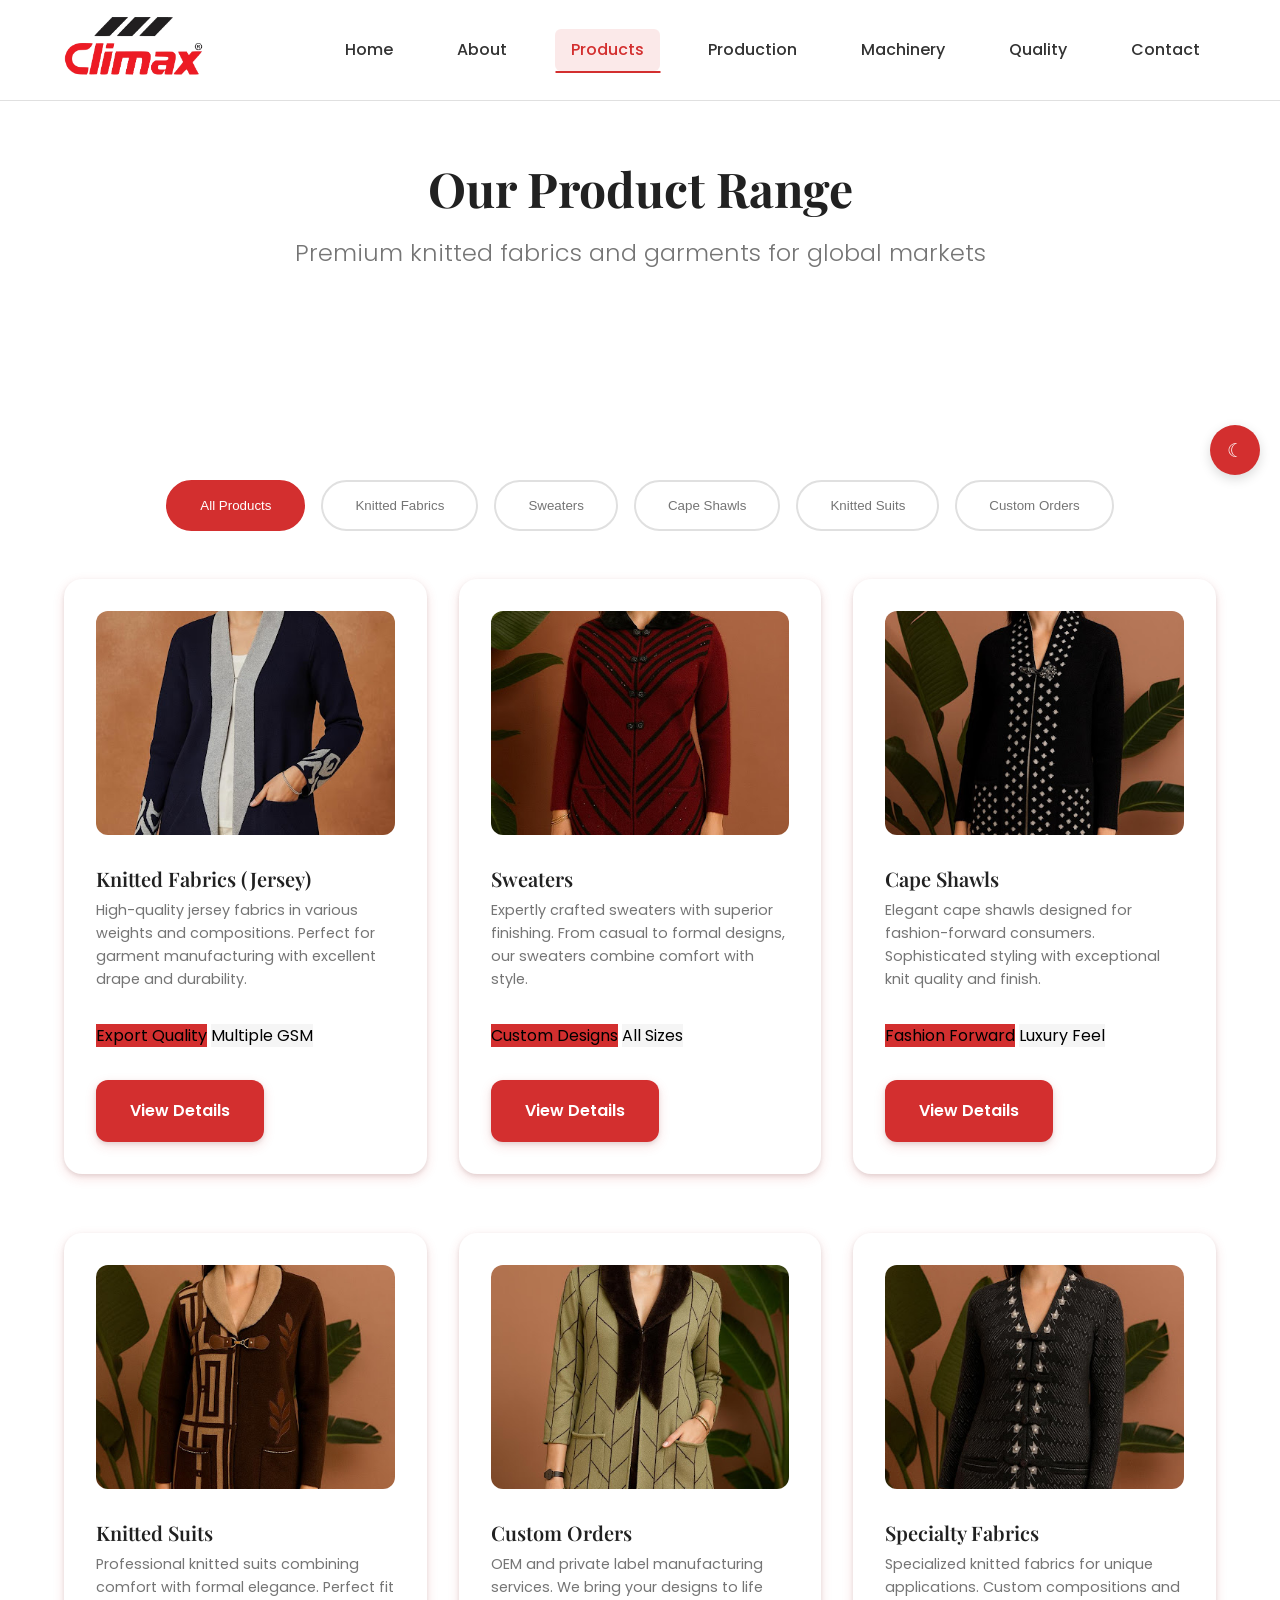
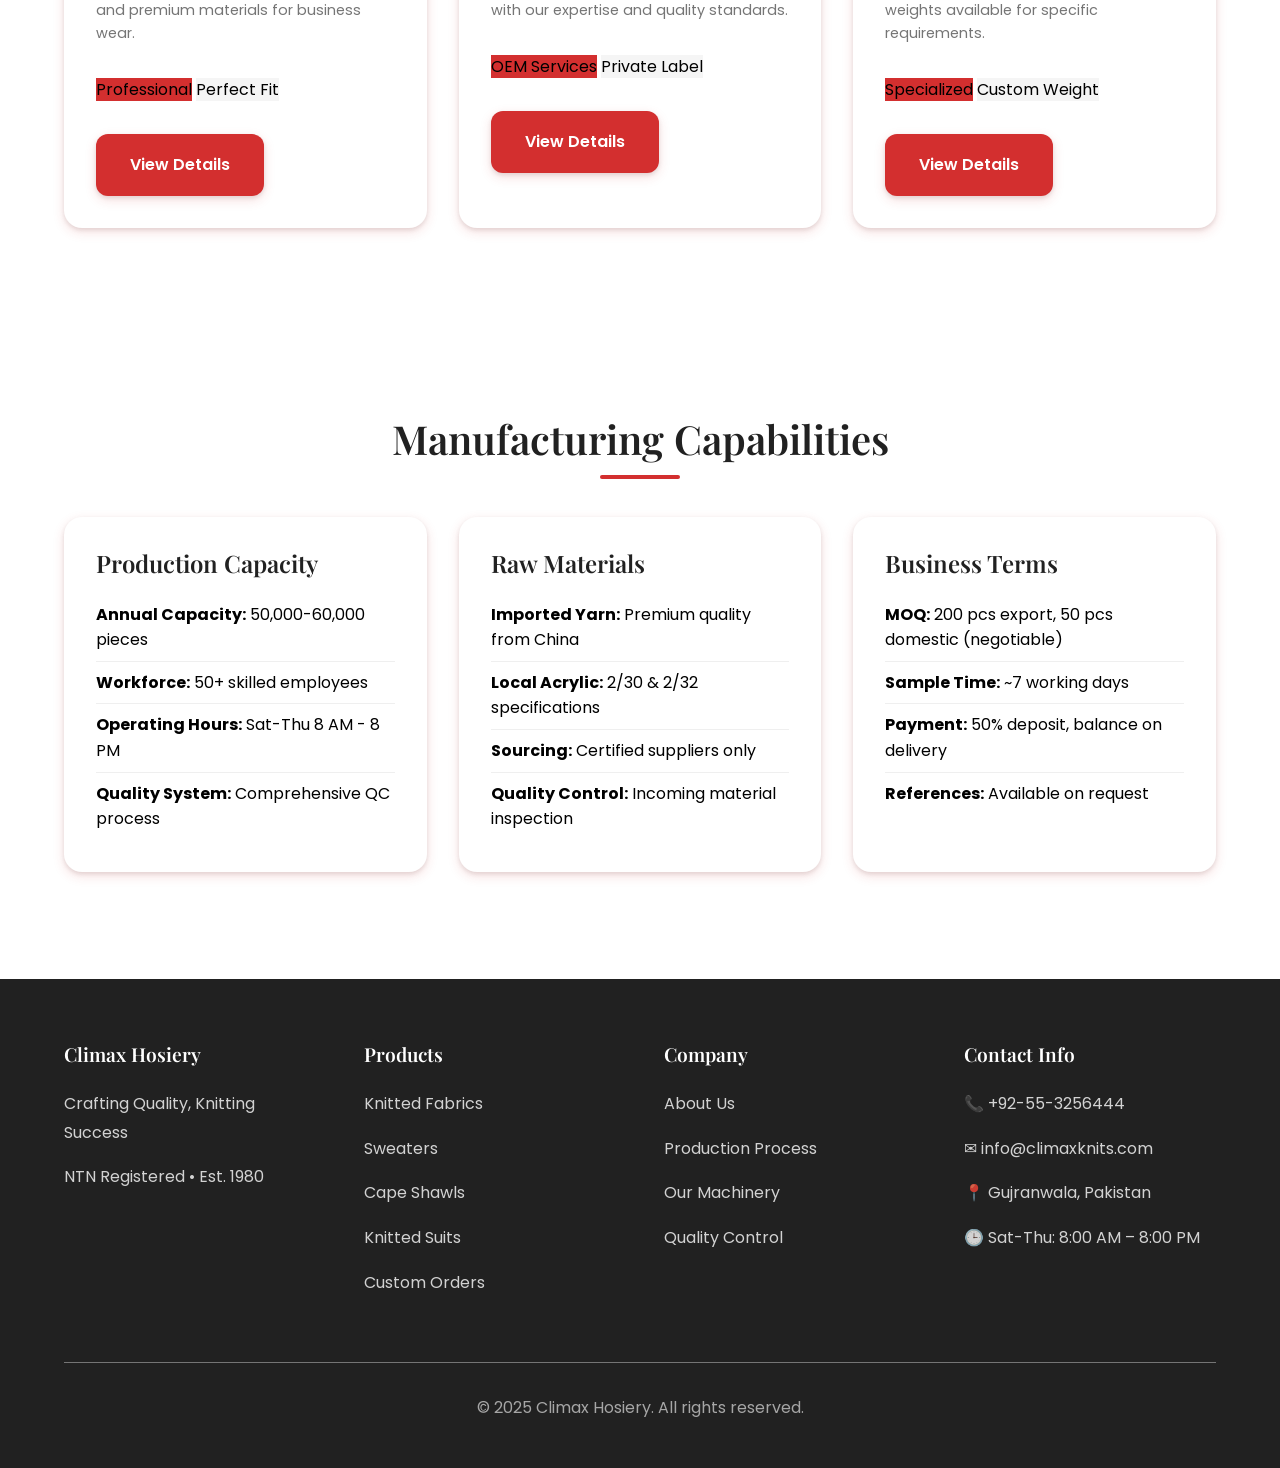
<file: products.html>
<!DOCTYPE html>
<html lang="en">
<head>
  <meta charset="UTF-8">
  <meta name="viewport" content="width=device-width, initial-scale=1.0">
  <title>Products - Climax Hosiery | Premium Knitted Fabrics & Garments</title>
  <meta name="description" content="Explore our comprehensive range of knitted fabrics, sweaters, cape shawls, suits, and custom garments. Export quality manufacturing from Pakistan.">
  
  <link rel="stylesheet" href="./css/style.min.css">
  <link rel="stylesheet" href="./css/dark-mode.css">
  <link rel="stylesheet" href="./css/responsive-improvements.css">
  <link rel="icon" href="./assets/images/logo.png" type="image/png">
</head>
<body>
  <header class="header" role="banner">
    <div class="container">
      <div class="header-content">
        <a href="index.html" aria-label="Climax Hosiery Home">
          <img src="./assets/images/logo.png" alt="Climax Hosiery Logo" class="logo">
        </a>
        
        <nav class="nav" role="navigation" aria-label="Main navigation">
          <a href="index.html" class="nav-link">Home</a>
          <a href="about.html" class="nav-link">About</a>
          <a href="products.html" class="nav-link active">Products</a>
          <a href="production.html" class="nav-link">Production</a>
          <a href="machinery.html" class="nav-link">Machinery</a>
          <a href="quality.html" class="nav-link">Quality</a>
          <a href="contact.html" class="nav-link">Contact</a>
        </nav>
        
        <button class="mobile-menu-btn" aria-label="Toggle mobile menu" aria-expanded="false">☰</button>
      </div>
    </div>
  </header>

  <main style="padding-top: 80px;">
    <!-- Page Hero -->
    <section class="section" role="banner">
      <div class="container">
        <div class="text-center fade-in">
          <h1>Our Product Range</h1>
          <p class="hero-tagline">Premium knitted fabrics and garments for global markets</p>
        </div>
      </div>
    </section>

    <!-- Product Filters -->
    <section class="section" role="region" aria-labelledby="products-title">
      <div class="container">
        <div class="filter-tabs fade-in">
          <button class="filter-btn active" data-filter="all">All Products</button>
          <button class="filter-btn" data-filter="fabrics">Knitted Fabrics</button>
          <button class="filter-btn" data-filter="sweaters">Sweaters</button>
          <button class="filter-btn" data-filter="shawls">Cape Shawls</button>
          <button class="filter-btn" data-filter="suits">Knitted Suits</button>
          <button class="filter-btn" data-filter="custom">Custom Orders</button>
        </div>

        <div class="product-grid">
          <article class="card product-card visible fade-in" data-category="fabrics">
            <img src="./assets/images/product-1.jpg" alt="Premium Knitted Fabrics" class="card-image" loading="lazy">
            <div class="card-content">
              <h3 class="card-title">Knitted Fabrics (Jersey)</h3>
              <p class="card-text">High-quality jersey fabrics in various weights and compositions. Perfect for garment manufacturing with excellent drape and durability.</p>
              <div class="mt-4">
                <span class="badge bg-red">Export Quality</span>
                <span class="badge bg-gray ml-2">Multiple GSM</span>
              </div>
              <a href="product-fabrics.html" class="btn btn-primary mt-4">View Details</a>
            </div>
          </article>

          <article class="card product-card visible fade-in" data-category="sweaters">
            <img src="./assets/images/product-2.jpg" alt="Premium Sweaters" class="card-image" loading="lazy">
            <div class="card-content">
              <h3 class="card-title">Sweaters</h3>
              <p class="card-text">Expertly crafted sweaters with superior finishing. From casual to formal designs, our sweaters combine comfort with style.</p>
              <div class="mt-4">
                <span class="badge bg-red">Custom Designs</span>
                <span class="badge bg-gray ml-2">All Sizes</span>
              </div>
              <a href="product-sweaters.html" class="btn btn-primary mt-4">View Details</a>
            </div>
          </article>

          <article class="card product-card visible fade-in" data-category="shawls">
            <img src="./assets/images/product-3.jpg" alt="Elegant Cape Shawls" class="card-image" loading="lazy">
            <div class="card-content">
              <h3 class="card-title">Cape Shawls</h3>
              <p class="card-text">Elegant cape shawls designed for fashion-forward consumers. Sophisticated styling with exceptional knit quality and finish.</p>
              <div class="mt-4">
                <span class="badge bg-red">Fashion Forward</span>
                <span class="badge bg-gray ml-2">Luxury Feel</span>
              </div>
              <a href="product-cape-shawls.html" class="btn btn-primary mt-4">View Details</a>
            </div>
          </article>

          <article class="card product-card visible fade-in" data-category="suits">
            <img src="./assets/images/product-4.jpg" alt="Professional Knitted Suits" class="card-image" loading="lazy">
            <div class="card-content">
              <h3 class="card-title">Knitted Suits</h3>
              <p class="card-text">Professional knitted suits combining comfort with formal elegance. Perfect fit and premium materials for business wear.</p>
              <div class="mt-4">
                <span class="badge bg-red">Professional</span>
                <span class="badge bg-gray ml-2">Perfect Fit</span>
              </div>
              <a href="product-suits.html" class="btn btn-primary mt-4">View Details</a>
            </div>
          </article>

          <article class="card product-card visible fade-in" data-category="custom">
            <img src="./assets/images/product-5.jpg" alt="Custom Manufacturing" class="card-image" loading="lazy">
            <div class="card-content">
              <h3 class="card-title">Custom Orders</h3>
              <p class="card-text">OEM and private label manufacturing services. We bring your designs to life with our expertise and quality standards.</p>
              <div class="mt-4">
                <span class="badge bg-red">OEM Services</span>
                <span class="badge bg-gray ml-2">Private Label</span>
              </div>
              <a href="product-custom.html" class="btn btn-primary mt-4">View Details</a>
            </div>
          </article>

          <article class="card product-card visible fade-in" data-category="fabrics">
            <img src="./assets/images/product-6.jpg" alt="Specialty Fabrics" class="card-image" loading="lazy">
            <div class="card-content">
              <h3 class="card-title">Specialty Fabrics</h3>
              <p class="card-text">Specialized knitted fabrics for unique applications. Custom compositions and weights available for specific requirements.</p>
              <div class="mt-4">
                <span class="badge bg-red">Specialized</span>
                <span class="badge bg-gray ml-2">Custom Weight</span>
              </div>
              <a href="product-fabrics.html" class="btn btn-primary mt-4">View Details</a>
            </div>
          </article>
        </div>
      </div>
    </section>

    <!-- Manufacturing Capabilities -->
    <section class="section" role="region" aria-labelledby="capabilities-title">
      <div class="container">
        <h2 id="capabilities-title" class="section-title fade-in">Manufacturing Capabilities</h2>
        <div class="grid grid-3">
          <div class="card slide-in-left">
            <h4>Production Capacity</h4>
            <ul style="list-style: none; padding: 0;">
              <li style="padding: 8px 0; border-bottom: 1px solid var(--neutral-200);">
                <strong>Annual Capacity:</strong> 50,000-60,000 pieces
              </li>
              <li style="padding: 8px 0; border-bottom: 1px solid var(--neutral-200);">
                <strong>Workforce:</strong> 50+ skilled employees
              </li>
              <li style="padding: 8px 0; border-bottom: 1px solid var(--neutral-200);">
                <strong>Operating Hours:</strong> Sat-Thu 8 AM - 8 PM
              </li>
              <li style="padding: 8px 0;">
                <strong>Quality System:</strong> Comprehensive QC process
              </li>
            </ul>
          </div>
          
          <div class="card fade-in">
            <h4>Raw Materials</h4>
            <ul style="list-style: none; padding: 0;">
              <li style="padding: 8px 0; border-bottom: 1px solid var(--neutral-200);">
                <strong>Imported Yarn:</strong> Premium quality from China
              </li>
              <li style="padding: 8px 0; border-bottom: 1px solid var(--neutral-200);">
                <strong>Local Acrylic:</strong> 2/30 & 2/32 specifications
              </li>
              <li style="padding: 8px 0; border-bottom: 1px solid var(--neutral-200);">
                <strong>Sourcing:</strong> Certified suppliers only
              </li>
              <li style="padding: 8px 0;">
                <strong>Quality Control:</strong> Incoming material inspection
              </li>
            </ul>
          </div>
          
          <div class="card slide-in-right">
            <h4>Business Terms</h4>
            <ul style="list-style: none; padding: 0;">
              <li style="padding: 8px 0; border-bottom: 1px solid var(--neutral-200);">
                <strong>MOQ:</strong> 200 pcs export, 50 pcs domestic (negotiable)
              </li>
              <li style="padding: 8px 0; border-bottom: 1px solid var(--neutral-200);">
                <strong>Sample Time:</strong> ~7 working days
              </li>
              <li style="padding: 8px 0; border-bottom: 1px solid var(--neutral-200);">
                <strong>Payment:</strong> 50% deposit, balance on delivery
              </li>
              <li style="padding: 8px 0;">
                <strong>References:</strong> Available on request
              </li>
            </ul>
          </div>
        </div>
      </div>
    </section>
  </main>

  <footer class="footer" role="contentinfo">
    <div class="container">
      <div class="footer-content">
        <div class="footer-section">
          <h4>Climax Hosiery</h4>
          <p>Crafting Quality, Knitting Success</p>
          <p>NTN Registered • Est. 1980</p>
        </div>
        
        <div class="footer-section">
          <h4>Products</h4>
          <p><a href="product-fabrics.html">Knitted Fabrics</a></p>
          <p><a href="product-sweaters.html">Sweaters</a></p>
          <p><a href="product-cape-shawls.html">Cape Shawls</a></p>
          <p><a href="product-suits.html">Knitted Suits</a></p>
          <p><a href="product-custom.html">Custom Orders</a></p>
        </div>
        
        <div class="footer-section">
          <h4>Company</h4>
          <p><a href="about.html">About Us</a></p>
          <p><a href="production.html">Production Process</a></p>
          <p><a href="machinery.html">Our Machinery</a></p>
          <p><a href="quality.html">Quality Control</a></p>
        </div>
        
        <div class="footer-section">
          <h4>Contact Info</h4>
          <p>📞 +92-55-3256444</p>
          <p>✉️ info@climaxknits.com</p>
          <p>📍 Gujranwala, Pakistan</p>
          <p>🕒 Sat-Thu: 8:00 AM – 8:00 PM</p>
        </div>
      </div>
      
      <div class="footer-bottom">
        <p>&copy; 2025 Climax Hosiery. All rights reserved.</p>
      </div>
    </div>
  </footer>

  <script src="./js/enhanced-main.js"></script>
</body>
</html>
</file>
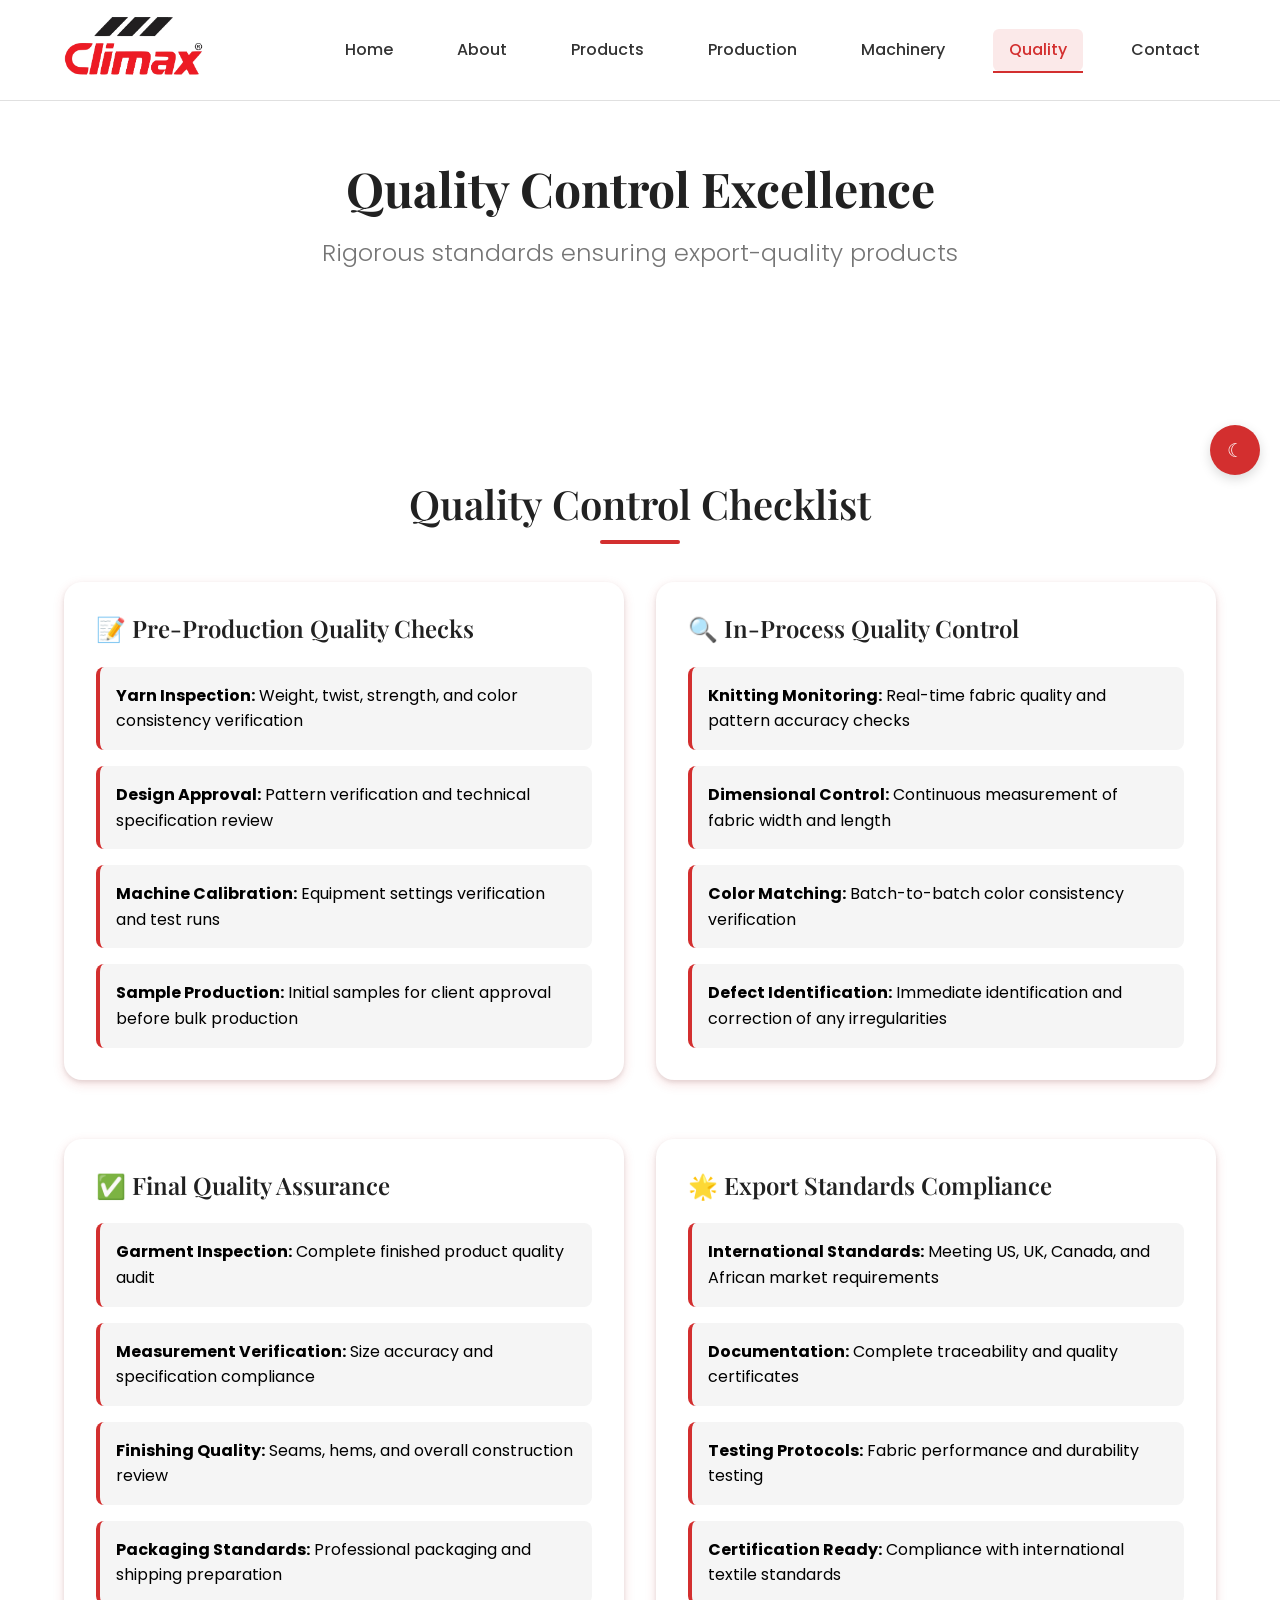
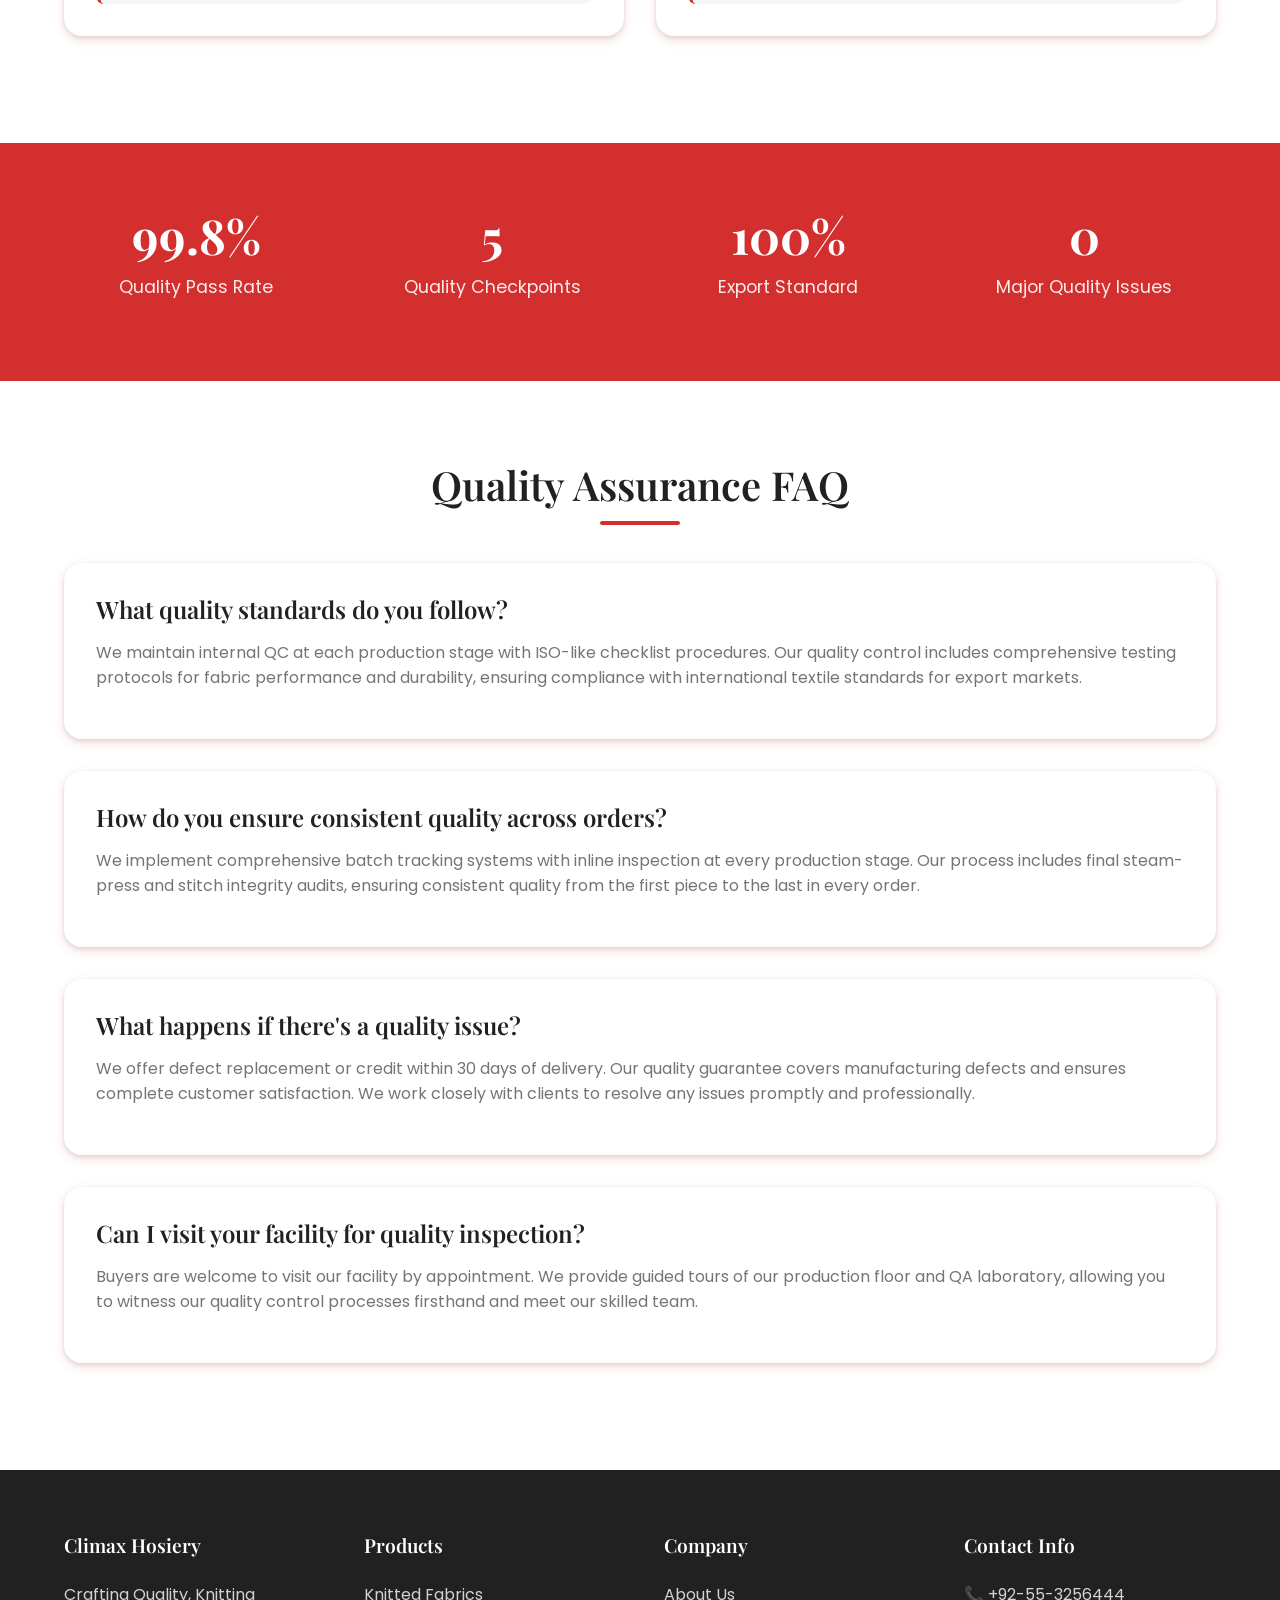
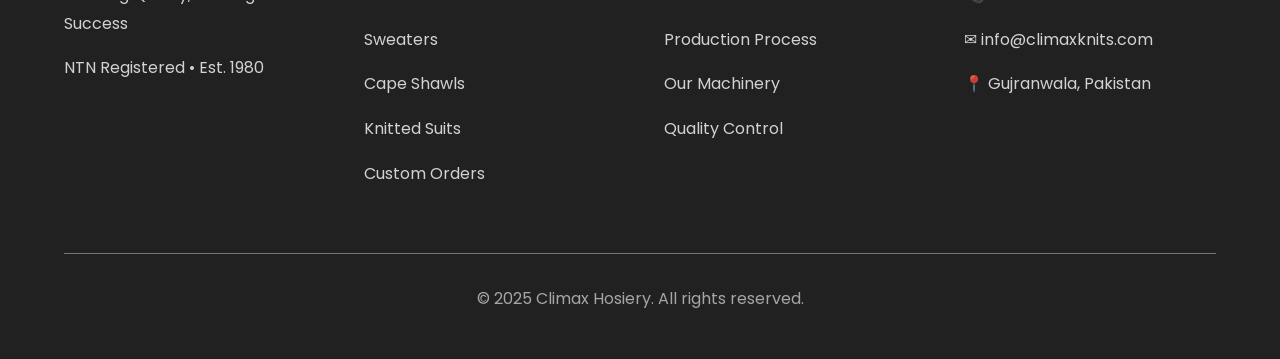
<file: quality.html>
<!DOCTYPE html>
<html lang="en">
<head>
  <meta charset="UTF-8">
  <meta name="viewport" content="width=device-width, initial-scale=1.0">
  <title>Quality Control - Climax Hosiery | Export Standard Manufacturing</title>
  <meta name="description" content="Learn about our comprehensive quality control processes ensuring export-standard products. Rigorous testing and inspection at every production stage.">
  
  <link rel="stylesheet" href="./css/style.min.css">
  <link rel="stylesheet" href="./css/dark-mode.css">
  <link rel="stylesheet" href="./css/responsive-improvements.css">
  <link rel="icon" href="./assets/images/logo.png" type="image/png">
</head>
<body>
  <header class="header" role="banner">
    <div class="container">
      <div class="header-content">
        <a href="index.html" aria-label="Climax Hosiery Home">
          <img src="./assets/images/logo.png" alt="Climax Hosiery Logo" class="logo">
        </a>
        
        <nav class="nav" role="navigation" aria-label="Main navigation">
          <a href="index.html" class="nav-link">Home</a>
          <a href="about.html" class="nav-link">About</a>
          <a href="products.html" class="nav-link">Products</a>
          <a href="production.html" class="nav-link">Production</a>
          <a href="machinery.html" class="nav-link">Machinery</a>
          <a href="quality.html" class="nav-link active">Quality</a>
          <a href="contact.html" class="nav-link">Contact</a>
        </nav>
        
        <button class="mobile-menu-btn" aria-label="Toggle mobile menu" aria-expanded="false">☰</button>
      </div>
    </div>
  </header>

  <main style="padding-top: 80px;">
    <!-- Page Hero -->
    <section class="section" role="banner">
      <div class="container">
        <div class="text-center fade-in">
          <h1>Quality Control Excellence</h1>
          <p class="hero-tagline">Rigorous standards ensuring export-quality products</p>
        </div>
      </div>
    </section>

    <!-- QC Checklist Cards -->
    <section class="section" role="region" aria-labelledby="qc-checklist">
      <div class="container">
        <h2 id="qc-checklist" class="section-title fade-in">Quality Control Checklist</h2>
        
        <div class="grid grid-2">
          <div class="card slide-in-left">
            <h4>📝 Pre-Production Quality Checks</h4>
            <ul style="list-style: none; padding: 0; margin-top: var(--spacing-3);">
              <li style="padding: var(--spacing-2); background: var(--neutral-100); margin-bottom: var(--spacing-2); border-radius: 8px; border-left: 4px solid var(--primary-red);">
                <strong>Yarn Inspection:</strong> Weight, twist, strength, and color consistency verification
              </li>
              <li style="padding: var(--spacing-2); background: var(--neutral-100); margin-bottom: var(--spacing-2); border-radius: 8px; border-left: 4px solid var(--primary-red);">
                <strong>Design Approval:</strong> Pattern verification and technical specification review
              </li>
              <li style="padding: var(--spacing-2); background: var(--neutral-100); margin-bottom: var(--spacing-2); border-radius: 8px; border-left: 4px solid var(--primary-red);">
                <strong>Machine Calibration:</strong> Equipment settings verification and test runs
              </li>
              <li style="padding: var(--spacing-2); background: var(--neutral-100); border-radius: 8px; border-left: 4px solid var(--primary-red);">
                <strong>Sample Production:</strong> Initial samples for client approval before bulk production
              </li>
            </ul>
          </div>

          <div class="card slide-in-right">
            <h4>🔍 In-Process Quality Control</h4>
            <ul style="list-style: none; padding: 0; margin-top: var(--spacing-3);">
              <li style="padding: var(--spacing-2); background: var(--neutral-100); margin-bottom: var(--spacing-2); border-radius: 8px; border-left: 4px solid var(--primary-red);">
                <strong>Knitting Monitoring:</strong> Real-time fabric quality and pattern accuracy checks
              </li>
              <li style="padding: var(--spacing-2); background: var(--neutral-100); margin-bottom: var(--spacing-2); border-radius: 8px; border-left: 4px solid var(--primary-red);">
                <strong>Dimensional Control:</strong> Continuous measurement of fabric width and length
              </li>
              <li style="padding: var(--spacing-2); background: var(--neutral-100); margin-bottom: var(--spacing-2); border-radius: 8px; border-left: 4px solid var(--primary-red);">
                <strong>Color Matching:</strong> Batch-to-batch color consistency verification
              </li>
              <li style="padding: var(--spacing-2); background: var(--neutral-100); border-radius: 8px; border-left: 4px solid var(--primary-red);">
                <strong>Defect Identification:</strong> Immediate identification and correction of any irregularities
              </li>
            </ul>
          </div>

          <div class="card fade-in">
            <h4>✅ Final Quality Assurance</h4>
            <ul style="list-style: none; padding: 0; margin-top: var(--spacing-3);">
              <li style="padding: var(--spacing-2); background: var(--neutral-100); margin-bottom: var(--spacing-2); border-radius: 8px; border-left: 4px solid var(--primary-red);">
                <strong>Garment Inspection:</strong> Complete finished product quality audit
              </li>
              <li style="padding: var(--spacing-2); background: var(--neutral-100); margin-bottom: var(--spacing-2); border-radius: 8px; border-left: 4px solid var(--primary-red);">
                <strong>Measurement Verification:</strong> Size accuracy and specification compliance
              </li>
              <li style="padding: var(--spacing-2); background: var(--neutral-100); margin-bottom: var(--spacing-2); border-radius: 8px; border-left: 4px solid var(--primary-red);">
                <strong>Finishing Quality:</strong> Seams, hems, and overall construction review
              </li>
              <li style="padding: var(--spacing-2); background: var(--neutral-100); border-radius: 8px; border-left: 4px solid var(--primary-red);">
                <strong>Packaging Standards:</strong> Professional packaging and shipping preparation
              </li>
            </ul>
          </div>

          <div class="card fade-in">
            <h4>🌟 Export Standards Compliance</h4>
            <ul style="list-style: none; padding: 0; margin-top: var(--spacing-3);">
              <li style="padding: var(--spacing-2); background: var(--neutral-100); margin-bottom: var(--spacing-2); border-radius: 8px; border-left: 4px solid var(--primary-red);">
                <strong>International Standards:</strong> Meeting US, UK, Canada, and African market requirements
              </li>
              <li style="padding: var(--spacing-2); background: var(--neutral-100); margin-bottom: var(--spacing-2); border-radius: 8px; border-left: 4px solid var(--primary-red);">
                <strong>Documentation:</strong> Complete traceability and quality certificates
              </li>
              <li style="padding: var(--spacing-2); background: var(--neutral-100); margin-bottom: var(--spacing-2); border-radius: 8px; border-left: 4px solid var(--primary-red);">
                <strong>Testing Protocols:</strong> Fabric performance and durability testing
              </li>
              <li style="padding: var(--spacing-2); background: var(--neutral-100); border-radius: 8px; border-left: 4px solid var(--primary-red);">
                <strong>Certification Ready:</strong> Compliance with international textile standards
              </li>
            </ul>
          </div>
        </div>
      </div>
    </section>

    <!-- Quality Statistics -->
    <section class="stats" role="region" aria-label="Quality Statistics">
      <div class="container">
        <div class="stats-grid">
          <div class="stat-item fade-in">
            <h3>99.8%</h3>
            <p>Quality Pass Rate</p>
          </div>
          <div class="stat-item fade-in">
            <h3>5</h3>
            <p>Quality Checkpoints</p>
          </div>
          <div class="stat-item fade-in">
            <h3>100%</h3>
            <p>Export Standard</p>
          </div>
          <div class="stat-item fade-in">
            <h3>0</h3>
            <p>Major Quality Issues</p>
          </div>
        </div>
      </div>
    </section>

    <!-- FAQ Section -->
    <section class="section" role="region" aria-labelledby="faq-title">
      <div class="container">
        <h2 id="faq-title" class="section-title fade-in">Quality Assurance FAQ</h2>
        
        <div class="fade-in">
          <div class="card mb-4">
            <h4>What quality standards do you follow?</h4>
            <p class="mt-2 text-gray">We maintain internal QC at each production stage with ISO-like checklist procedures. Our quality control includes comprehensive testing protocols for fabric performance and durability, ensuring compliance with international textile standards for export markets.</p>
          </div>
          
          <div class="card mb-4">
            <h4>How do you ensure consistent quality across orders?</h4>
            <p class="mt-2 text-gray">We implement comprehensive batch tracking systems with inline inspection at every production stage. Our process includes final steam-press and stitch integrity audits, ensuring consistent quality from the first piece to the last in every order.</p>
          </div>
          
          <div class="card mb-4">
            <h4>What happens if there's a quality issue?</h4>
            <p class="mt-2 text-gray">We offer defect replacement or credit within 30 days of delivery. Our quality guarantee covers manufacturing defects and ensures complete customer satisfaction. We work closely with clients to resolve any issues promptly and professionally.</p>
          </div>
          
          <div class="card">
            <h4>Can I visit your facility for quality inspection?</h4>
            <p class="mt-2 text-gray">Buyers are welcome to visit our facility by appointment. We provide guided tours of our production floor and QA laboratory, allowing you to witness our quality control processes firsthand and meet our skilled team.</p>
          </div>
        </div>
      </div>
    </section>
  </main>

  <footer class="footer" role="contentinfo">
    <div class="container">
      <div class="footer-content">
        <div class="footer-section">
          <h4>Climax Hosiery</h4>
          <p>Crafting Quality, Knitting Success</p>
          <p>NTN Registered • Est. 1980</p>
        </div>
        
        <div class="footer-section">
          <h4>Products</h4>
          <p><a href="product-fabrics.html">Knitted Fabrics</a></p>
          <p><a href="product-sweaters.html">Sweaters</a></p>
          <p><a href="product-cape-shawls.html">Cape Shawls</a></p>
          <p><a href="product-suits.html">Knitted Suits</a></p>
          <p><a href="product-custom.html">Custom Orders</a></p>
        </div>
        
        <div class="footer-section">
          <h4>Company</h4>
          <p><a href="about.html">About Us</a></p>
          <p><a href="production.html">Production Process</a></p>
          <p><a href="machinery.html">Our Machinery</a></p>
          <p><a href="quality.html">Quality Control</a></p>
        </div>
        
        <div class="footer-section">
          <h4>Contact Info</h4>
          <p>📞 +92-55-3256444</p>
          <p>✉️ info@climaxknits.com</p>
          <p>📍 Gujranwala, Pakistan</p>
        </div>
      </div>
      
      <div class="footer-bottom">
        <p>&copy; 2025 Climax Hosiery. All rights reserved.</p>
      </div>
    </div>
  </footer>

  <script src="./js/enhanced-main.js"></script>
</body>
</html>
</file>
<file: css/dark-mode.css>
/* New Dark Mode System - "One-Click Night Shift" */

/* CSS Custom Properties for Theme System */
:root {
  /* Light Mode Colors (Default) */
  --bg-light: #FFFFFF;
  --bg-secondary-light: #F5F5F5;
  --bg-tertiary-light: #EFEFEF;
  --text-light: #000000;
  --text-secondary-light: #333333;
  --text-muted-light: #757575;
  --border-light: #E0E0E0;
  --card-bg-light: #FFFFFF;
  --header-bg-light: rgba(255, 255, 255, 0.95);
  --footer-bg-light: #212121;
  
  /* Dark Mode Colors */
  --bg-dark: #121212;
  --bg-secondary-dark: #1A1A1A;
  --bg-tertiary-dark: #2D2D2D;
  --text-dark: #F5F5F5;
  --text-secondary-dark: #E0E0E0;
  --text-muted-dark: #B0B0B0;
  --border-dark: #404040;
  --card-bg-dark: #1E1E1E;
  --header-bg-dark: rgba(18, 18, 18, 0.95);
  --footer-bg-dark: #000000;
  
  /* Accent Colors (Unchanged in both modes) */
  --accent-red: #D32F2F;
  --accent-red-light: #FF5722;
  --accent-red-dark: #B71C1C;
  
  /* Active Theme Variables (Default to Light) */
  --bg-primary: var(--bg-light);
  --bg-secondary: var(--bg-secondary-light);
  --bg-tertiary: var(--bg-tertiary-light);
  --text-primary: var(--text-light);
  --text-secondary: var(--text-secondary-light);
  --text-muted: var(--text-muted-light);
  --border-color: var(--border-light);
  --card-bg: var(--card-bg-light);
  --header-bg: var(--header-bg-light);
  --footer-bg: var(--footer-bg-light);
  
  /* Transition Properties */
  --theme-transition: background-color 0.28s ease, color 0.28s ease, border-color 0.28s ease, box-shadow 0.28s ease;
}

/* Dark Mode Theme Variables */
[data-theme="dark"] {
  --bg-primary: var(--bg-dark);
  --bg-secondary: var(--bg-secondary-dark);
  --bg-tertiary: var(--bg-tertiary-dark);
  --text-primary: var(--text-dark);
  --text-secondary: var(--text-secondary-dark);
  --text-muted: var(--text-muted-dark);
  --border-color: var(--border-dark);
  --card-bg: var(--card-bg-dark);
  --header-bg: var(--header-bg-dark);
  --footer-bg: var(--footer-bg-dark);
}

/* Reduced Motion Support */
@media (prefers-reduced-motion: reduce) {
  :root {
    --theme-transition: none;
  }
}

/* Apply Theme Variables to Elements */
body {
  background-color: var(--bg-primary);
  color: var(--text-primary);
  transition: var(--theme-transition);
}

.header {
  background: var(--header-bg);
  border-bottom-color: var(--border-color);
  transition: var(--theme-transition);
}

.card {
  background: var(--card-bg);
  color: var(--text-primary);
  border-color: var(--border-color);
  transition: var(--theme-transition);
}

.bg-gray {
  background-color: var(--bg-secondary) !important;
  transition: var(--theme-transition);
}

.footer {
  background: var(--footer-bg);
  transition: var(--theme-transition);
}

.text-gray {
  color: var(--text-muted) !important;
  transition: var(--theme-transition);
}

/* Form Elements */
.form-input,
.form-select,
.form-textarea {
  background-color: var(--card-bg);
  color: var(--text-primary);
  border-color: var(--border-color);
  transition: var(--theme-transition);
}

.form-input:focus,
.form-select:focus,
.form-textarea:focus {
  border-color: var(--accent-red);
  box-shadow: 0 0 0 3px rgba(211, 47, 47, 0.1);
}

/* Navigation Links */
.nav-link {
  color: var(--text-secondary);
  transition: var(--theme-transition);
}

.nav-link:hover,
.nav-link.active {
  color: var(--accent-red);
  background: rgba(211, 47, 47, 0.1);
}

/* Timeline Elements */
.timeline::before {
  background: var(--accent-red);
}

.timeline-content {
  background: var(--card-bg);
  color: var(--text-primary);
  border-color: var(--border-color);
  transition: var(--theme-transition);
}

/* Process Steps */
.process-step {
  background: var(--card-bg);
  color: var(--text-primary);
  transition: var(--theme-transition);
}

/* Tables */
table {
  background: var(--card-bg);
  color: var(--text-primary);
}

thead tr {
  background: var(--bg-secondary) !important;
}

td, th {
  border-color: var(--border-color);
  color: var(--text-primary);
}

/* Dark Mode Toggle Button */
.dark-mode-toggle {
  position: fixed;
  top: 50%;
  right: 20px;
  transform: translateY(-50%);
  z-index: 1001;
  background: var(--accent-red);
  color: white;
  border: none;
  border-radius: 50%;
  width: 50px;
  height: 50px;
  cursor: pointer;
  font-size: 1.2rem;
  box-shadow: 0 4px 12px rgba(0, 0, 0, 0.15);
  transition: transform 0.28s ease, box-shadow 0.28s ease;
  display: flex;
  align-items: center;
  justify-content: center;
}

.dark-mode-toggle:hover {
  transform: translateY(-50%) scale(1.1);
  box-shadow: 0 6px 20px rgba(0, 0, 0, 0.25);
}

/* Toggle Animation */
.dark-mode-toggle .toggle-icon {
  transition: transform 0.28s ease, opacity 0.28s ease;
}

.dark-mode-toggle.switching .toggle-icon {
  transform: rotate(180deg);
  opacity: 0.7;
}

/* Logo Adjustments for Dark Mode */
[data-theme="dark"] .logo {
  filter: brightness(0.9) contrast(1.1);
  transition: var(--theme-transition);
}

/* Image Adjustments for Dark Mode */
[data-theme="dark"] img:not(.logo) {
  filter: brightness(0.95) contrast(1.05);
  box-shadow: 0 2px 8px rgba(0, 0, 0, 0.3);
  transition: var(--theme-transition);
}

/* Gallery Items */
[data-theme="dark"] .gallery-item img {
  box-shadow: 0 4px 12px rgba(0, 0, 0, 0.4);
}

/* Card Hover Effects in Dark Mode */
[data-theme="dark"] .card:hover {
  box-shadow: 0 20px 40px rgba(0, 0, 0, 0.4), 0 8px 16px rgba(0, 0, 0, 0.3);
}

/* Mobile Responsive Adjustments */
@media (max-width: 768px) {
  .dark-mode-toggle {
    top: 20px;
    right: 70px;
    width: 40px;
    height: 40px;
    font-size: 1rem;
  }
}

/* High Contrast Mode Support */
@media (prefers-contrast: high) {
  [data-theme="dark"] {
    --text-primary: #FFFFFF;
    --text-secondary: #F0F0F0;
    --bg-primary: #000000;
    --card-bg: #111111;
  }
}

/* Print Styles - Force Light Mode */
@media print {
  * {
    background: white !important;
    color: black !important;
    box-shadow: none !important;
  }
  
  .dark-mode-toggle {
    display: none !important;
  }
}
</file>
<file: css/responsive-improvements.css>
/* Responsive Design Improvements */

/* Base responsive scaling */
:root {
  --base-font-size: 16px;
  --scale-factor: 1;
  --container-padding: 1rem;
}

/* Viewport-based scaling */
@media screen and (max-width: 480px) {
  :root {
    --scale-factor: 0.85;
    --base-font-size: 14px;
    --container-padding: 0.75rem;
  }
}

@media screen and (min-width: 481px) and (max-width: 768px) {
  :root {
    --scale-factor: 0.9;
    --base-font-size: 15px;
    --container-padding: 0.875rem;
  }
}

@media screen and (min-width: 769px) and (max-width: 1024px) {
  :root {
    --scale-factor: 0.95;
    --base-font-size: 15px;
    --container-padding: 1rem;
  }
}

@media screen and (min-width: 1025px) {
  :root {
    --scale-factor: 1;
    --base-font-size: 16px;
    --container-padding: 1.5rem;
  }
}

/* Apply scaling to all elements */
html {
  font-size: var(--base-font-size);
}

.container {
  padding-left: var(--container-padding);
  padding-right: var(--container-padding);
}

/* Maintain proportions for key elements */
.hero-title {
  font-size: calc(3rem * var(--scale-factor));
  line-height: calc(1.2 * var(--scale-factor));
}

.hero-tagline {
  font-size: calc(1.5rem * var(--scale-factor));
}

.section-title {
  font-size: calc(2.5rem * var(--scale-factor));
}

.card {
  padding: calc(var(--spacing-4) * var(--scale-factor));
  border-radius: calc(var(--border-radius-lg) * var(--scale-factor));
}

.btn {
  padding: calc(var(--spacing-2) * var(--scale-factor)) calc(var(--spacing-4) * var(--scale-factor));
  font-size: calc(1rem * var(--scale-factor));
}

.btn-large {
  padding: calc(var(--spacing-3) * var(--scale-factor)) calc(var(--spacing-6) * var(--scale-factor));
  font-size: calc(1.125rem * var(--scale-factor));
}

/* Logo scaling */
.logo {
  height: calc(60px * var(--scale-factor));
  min-height: 40px;
  max-height: 80px;
}

/* Grid responsive behavior */
.grid-2 {
  grid-template-columns: repeat(2, 1fr);
  gap: calc(var(--spacing-4) * var(--scale-factor));
}

.grid-3 {
  grid-template-columns: repeat(3, 1fr);
  gap: calc(var(--spacing-4) * var(--scale-factor));
}

.grid-4 {
  grid-template-columns: repeat(4, 1fr);
  gap: calc(var(--spacing-4) * var(--scale-factor));
}

/* Force mobile layout on very small screens */
@media screen and (max-width: 640px) {
  .grid-2,
  .grid-3,
  .grid-4 {
    grid-template-columns: 1fr;
    gap: calc(var(--spacing-3) * var(--scale-factor));
  }
  
  .hero-cta {
    flex-direction: column;
    align-items: center;
    gap: calc(var(--spacing-2) * var(--scale-factor));
  }
  
  .form-row {
    grid-template-columns: 1fr;
  }
}

/* Maintain aspect ratios for images */
.card-image,
.gallery-item img {
  width: 100%;
  height: auto;
  aspect-ratio: 4/3;
  object-fit: cover;
}

/* Responsive typography scaling */
h1 { font-size: calc(3rem * var(--scale-factor)); }
h2 { font-size: calc(2.5rem * var(--scale-factor)); }
h3 { font-size: calc(2rem * var(--scale-factor)); }
h4 { font-size: calc(1.5rem * var(--scale-factor)); }
h5 { font-size: calc(1.25rem * var(--scale-factor)); }
h6 { font-size: calc(1rem * var(--scale-factor)); }

p, li, td, th {
  font-size: calc(1rem * var(--scale-factor));
  line-height: calc(1.6 * var(--scale-factor));
}

/* Spacing adjustments */
.section {
  padding: calc(var(--spacing-10) * var(--scale-factor)) 0;
}

.mt-2 { margin-top: calc(var(--spacing-2) * var(--scale-factor)); }
.mt-4 { margin-top: calc(var(--spacing-4) * var(--scale-factor)); }
.mt-6 { margin-top: calc(var(--spacing-6) * var(--scale-factor)); }
.mb-2 { margin-bottom: calc(var(--spacing-2) * var(--scale-factor)); }
.mb-4 { margin-bottom: calc(var(--spacing-4) * var(--scale-factor)); }
.mb-6 { margin-bottom: calc(var(--spacing-6) * var(--scale-factor)); }

/* Ensure minimum touch targets on mobile */
@media screen and (max-width: 768px) {
  .btn,
  .nav-link,
  .mobile-menu-btn,
  .dark-mode-toggle {
    min-height: 44px;
    min-width: 44px;
  }
  
  .nav-link {
    padding: calc(var(--spacing-2) * var(--scale-factor)) calc(var(--spacing-3) * var(--scale-factor));
  }
}

/* Prevent horizontal overflow */
* {
  max-width: 100%;
  box-sizing: border-box;
}

img, video, iframe {
  max-width: 100%;
  height: auto;
}

/* Smooth transitions for responsive changes */
* {
  transition: font-size 0.3s ease, padding 0.3s ease, margin 0.3s ease;
}
</file>
<file: css/style.min.css>
/* Climax Hosiery - Minified Production Styles */
@import url('https://fonts.googleapis.com/css2?family=Playfair+Display:wght@400;600;700&family=Poppins:wght@300;400;500;600;700&display=swap');:root{--primary-red:#D32F2F;--primary-red-light:#FF5722;--primary-red-dark:#B71C1C;--black:#000;--white:#FFF;--neutral-100:#F5F5F5;--neutral-200:#EFEFEF;--neutral-300:#E0E0E0;--neutral-600:#757575;--neutral-800:#424242;--neutral-900:#212121;--font-heading:'Playfair Display',Georgia,serif;--font-body:'Poppins',-apple-system,BlinkMacSystemFont,'Segoe UI',system-ui,sans-serif;--spacing-1:.5rem;--spacing-2:1rem;--spacing-3:1.5rem;--spacing-4:2rem;--spacing-5:2.5rem;--spacing-6:3rem;--spacing-8:4rem;--spacing-10:5rem;--spacing-12:6rem;--max-width:1200px;--border-radius:12px;--border-radius-lg:18px;--shadow-sm:0 2px 4px rgba(211,47,47,.1);--shadow-md:0 4px 12px rgba(211,47,47,.15),0 2px 4px rgba(0,0,0,.1);--shadow-lg:0 8px 24px rgba(211,47,47,.2),0 4px 8px rgba(0,0,0,.1);--shadow-xl:0 16px 48px rgba(211,47,47,.25),0 8px 16px rgba(0,0,0,.15);--transition:all .3s cubic-bezier(.4,0,.2,1);--transition-fast:all .15s cubic-bezier(.4,0,.2,1)}*{margin:0;padding:0;box-sizing:border-box}html{scroll-behavior:smooth}body{font-family:var(--font-body);font-size:16px;line-height:1.6;color:var(--neutral-800);background-color:var(--white);-webkit-font-smoothing:antialiased;-moz-osx-font-smoothing:grayscale}h1,h2,h3,h4,h5,h6{font-family:var(--font-heading);font-weight:600;line-height:1.2;color:var(--neutral-900);margin-bottom:var(--spacing-2)}h1{font-size:3rem;font-weight:700}h2{font-size:2.5rem}h3{font-size:2rem}h4{font-size:1.5rem}h5{font-size:1.25rem}h6{font-size:1rem}p{margin-bottom:var(--spacing-2);line-height:1.6}.container{max-width:var(--max-width);margin:0 auto;padding:0 var(--spacing-3)}.grid{display:grid;gap:var(--spacing-4)}.grid-2{grid-template-columns:repeat(2,1fr)}.grid-3{grid-template-columns:repeat(3,1fr)}.grid-4{grid-template-columns:repeat(4,1fr)}.flex{display:flex;align-items:center;gap:var(--spacing-2)}.flex-col{flex-direction:column}.justify-center{justify-content:center}.justify-between{justify-content:space-between}.items-center{align-items:center}.text-center{text-align:center}.header{background:rgba(255,255,255,.95);backdrop-filter:blur(20px);border-bottom:1px solid var(--neutral-200);position:fixed;top:0;left:0;right:0;z-index:1000;transition:var(--transition)}.header.scrolled{background:var(--white);box-shadow:var(--shadow-md)}.header-content{display:flex;align-items:center;justify-content:space-between;padding:var(--spacing-2) 0}.logo{height:60px;width:auto;transition:var(--transition)}.nav{display:flex;gap:var(--spacing-4)}.nav-link{color:var(--neutral-800);text-decoration:none;font-weight:500;padding:var(--spacing-1) var(--spacing-2);border-radius:6px;transition:var(--transition);position:relative}.nav-link:hover,.nav-link.active{color:var(--primary-red);background:rgba(211,47,47,.1)}.nav-link::after{content:'';position:absolute;bottom:-2px;left:50%;width:0;height:2px;background:var(--primary-red);transform:translateX(-50%);transition:var(--transition)}.nav-link:hover::after,.nav-link.active::after{width:100%}.mobile-menu-btn{display:none;background:none;border:none;font-size:1.5rem;color:var(--neutral-800);cursor:pointer}.btn{display:inline-flex;align-items:center;justify-content:center;padding:var(--spacing-2) var(--spacing-4);border:2px solid transparent;border-radius:var(--border-radius);font-family:var(--font-body);font-weight:600;font-size:1rem;text-decoration:none;cursor:pointer;transition:var(--transition);position:relative;overflow:hidden}.btn-primary{background:var(--primary-red);color:var(--white);box-shadow:var(--shadow-md)}.btn-primary:hover{background:var(--primary-red-dark);transform:translateY(-2px);box-shadow:var(--shadow-lg)}.btn-outline{background:transparent;color:var(--primary-red);border-color:var(--primary-red)}.btn-outline:hover{background:var(--primary-red);color:var(--white);transform:translateY(-2px)}.btn-large{padding:var(--spacing-3) var(--spacing-6);font-size:1.125rem}.card{background:var(--white);border-radius:var(--border-radius-lg);padding:var(--spacing-4);box-shadow:var(--shadow-md);transition:var(--transition);position:relative;overflow:hidden;transform-style:preserve-3d;cursor:pointer}.card:hover{transform:translateY(-12px) scale(1.03);box-shadow:0 20px 40px rgba(0,0,0,.3),0 8px 16px rgba(0,0,0,.2);z-index:10}.card::before{content:'';position:absolute;top:0;left:0;right:0;bottom:0;background:linear-gradient(135deg,rgba(0,0,0,.1) 0%,rgba(0,0,0,.05) 100%);opacity:0;transition:var(--transition);z-index:1}.card:hover::before{opacity:1}.card::after{content:'';position:absolute;top:-50%;left:-50%;width:200%;height:200%;background:radial-gradient(circle,rgba(0,0,0,.1) 0%,transparent 70%);opacity:0;transition:var(--transition);transform:scale(0);z-index:1}.card:hover::after{opacity:1;transform:scale(1)}.card-content{position:relative;z-index:2;transition:var(--transition)}.card:hover .card-content{transform:translateY(-2px)}.card-image{width:100%;height:200px;object-fit:cover;border-radius:var(--border-radius);margin-bottom:var(--spacing-3);transition:var(--transition);position:relative;z-index:2}.card:hover .card-image{transform:scale(1.05);filter:brightness(1.1) contrast(1.1)}.card-title{font-size:1.25rem;font-weight:600;color:var(--neutral-900);margin-bottom:var(--spacing-1)}.card-text{color:var(--neutral-600);font-size:.9rem;transition:var(--transition);position:relative;z-index:2}.card:hover .card-text{color:var(--neutral-800);transform:translateY(-1px)}.hero{min-height:100vh;display:flex;align-items:center;position:relative;background:linear-gradient(135deg,var(--neutral-100) 0%,var(--white) 100%);padding-top:80px;overflow:hidden}.hero::before{content:'';position:absolute;top:0;left:0;right:0;bottom:0;background:url("data:image/svg+xml,%3Csvg width='100' height='100' viewBox='0 0 100 100' xmlns='http://www.w3.org/2000/svg'%3E%3Cpath d='M11 18c3.866 0 7-3.134 7-7s-3.134-7-7-7-7 3.134-7 7 3.134 7 7 7zm48 25c3.866 0 7-3.134 7-7s-3.134-7-7-7-7 3.134-7 7 3.134 7 7 7zm-43-7c1.657 0 3-1.343 3-3s-1.343-3-3-3-3 1.343-3 3 1.343 3 3 3zm63 31c1.657 0 3-1.343 3-3s-1.343-3-3-3-3 1.343-3 3 1.343 3 3 3z' fill='%23D32F2F' fill-opacity='0.1'/%3E%3C/svg%3E") repeat;opacity:.3}.hero-content{position:relative;z-index:2;text-align:center;max-width:800px;margin:0 auto}.hero-title{font-size:4rem;font-weight:700;margin-bottom:var(--spacing-3);background:linear-gradient(135deg,var(--neutral-900),var(--primary-red));-webkit-background-clip:text;-webkit-text-fill-color:transparent;background-clip:text}.hero-tagline{font-size:1.5rem;color:var(--neutral-600);margin-bottom:var(--spacing-6);font-weight:300}.hero-cta{display:flex;gap:var(--spacing-3);justify-content:center;flex-wrap:wrap}.yarn-animation{position:absolute;top:20%;right:10%;width:300px;height:300px;opacity:.6;z-index:1}.section{padding:var(--spacing-10) 0}.section-title{text-align:center;margin-bottom:var(--spacing-8);position:relative}.section-title::after{content:'';position:absolute;bottom:calc(-1 * var(--spacing-2));left:50%;transform:translateX(-50%);width:80px;height:4px;background:var(--primary-red);border-radius:2px}.stats{background:var(--primary-red);color:var(--white);padding:var(--spacing-8) 0}.stats-grid{display:grid;grid-template-columns:repeat(auto-fit,minmax(200px,1fr));gap:var(--spacing-4);text-align:center}.stat-item h3{font-size:3rem;font-weight:700;color:var(--white);margin-bottom:var(--spacing-1)}.stat-item p{font-size:1.1rem;opacity:.9}.featured-products{background:var(--neutral-100)}.product-grid{display:grid;grid-template-columns:repeat(auto-fit,minmax(280px,1fr));gap:var(--spacing-4);margin-top:var(--spacing-6)}.markets-marquee{background:var(--neutral-900);color:var(--white);padding:var(--spacing-4) 0;overflow:hidden}.marquee-content{display:flex;animation:marquee 30s linear infinite;gap:var(--spacing-8)}.marquee-item{white-space:nowrap;font-size:1.2rem;font-weight:500}@keyframes marquee{from{transform:translateX(100%)}to{transform:translateX(-100%)}}.footer{background:var(--neutral-900);color:var(--white);padding:var(--spacing-8) 0 var(--spacing-4)}.footer-content{display:grid;grid-template-columns:repeat(auto-fit,minmax(250px,1fr));gap:var(--spacing-6);margin-bottom:var(--spacing-6)}.footer-section h4{color:var(--white);margin-bottom:var(--spacing-3);font-size:1.2rem}.footer-section p,.footer-section a{color:rgba(255,255,255,.8);text-decoration:none;line-height:1.8}.footer-section a:hover{color:var(--primary-red-light)}.footer-bottom{border-top:1px solid var(--neutral-600);padding-top:var(--spacing-4);text-align:center;color:rgba(255,255,255,.6)}.form-group{margin-bottom:var(--spacing-3)}.form-label{display:block;margin-bottom:var(--spacing-1);font-weight:500;color:var(--neutral-800)}.form-input,.form-select,.form-textarea{width:100%;padding:var(--spacing-2);border:2px solid var(--neutral-300);border-radius:var(--border-radius);font-family:var(--font-body);font-size:1rem;transition:var(--transition)}.form-input:focus,.form-select:focus,.form-textarea:focus{outline:none;border-color:var(--primary-red);box-shadow:0 0 0 3px rgba(211,47,47,.1)}.form-textarea{resize:vertical;min-height:120px}.timeline{position:relative;padding-left:var(--spacing-6)}.timeline::before{content:'';position:absolute;left:20px;top:0;bottom:0;width:2px;background:var(--primary-red)}.timeline-item{position:relative;padding-bottom:var(--spacing-6);cursor:pointer;transition:var(--transition)}.timeline-item::before{content:'';position:absolute;left:-26px;top:8px;width:12px;height:12px;border-radius:50%;background:var(--primary-red);border:3px solid var(--white);box-shadow:var(--shadow-md);transition:var(--transition)}.timeline-item:hover::before{background:var(--black);transform:scale(1.2);box-shadow:0 4px 12px rgba(0,0,0,.3)}.timeline-content{background:var(--white);padding:var(--spacing-4);border-radius:var(--border-radius-lg);box-shadow:var(--shadow-md);margin-left:var(--spacing-3);transition:var(--transition);position:relative;overflow:hidden}.timeline-content::before{content:'';position:absolute;top:0;left:0;right:0;bottom:0;background:linear-gradient(135deg,rgba(0,0,0,.05) 0%,rgba(0,0,0,.02) 100%);opacity:0;transition:var(--transition);z-index:1}.timeline-item:hover .timeline-content{transform:translateY(-4px) scale(1.02);box-shadow:0 12px 24px rgba(0,0,0,.2),0 4px 8px rgba(0,0,0,.1)}.timeline-item:hover .timeline-content::before{opacity:1}.timeline-content h4,.timeline-content p{position:relative;z-index:2;transition:var(--transition)}.timeline-item:hover .timeline-content h4{color:var(--black)}.timeline-item:hover .timeline-content p{color:var(--neutral-800)}.process-grid{display:grid;grid-template-columns:repeat(auto-fit,minmax(200px,1fr));gap:var(--spacing-4);margin-top:var(--spacing-6)}.process-step{text-align:center;padding:var(--spacing-4);background:var(--white);border-radius:var(--border-radius-lg);box-shadow:var(--shadow-md);transition:var(--transition);position:relative}.process-step::before{content:attr(data-step);position:absolute;top:-15px;left:50%;transform:translateX(-50%);width:30px;height:30px;background:var(--primary-red);color:var(--white);border-radius:50%;display:flex;align-items:center;justify-content:center;font-weight:600;font-size:.9rem}.process-step:hover{transform:translateY(-8px);box-shadow:var(--shadow-lg)}.process-icon{font-size:3rem;color:var(--primary-red);margin-bottom:var(--spacing-2);transition:var(--transition);position:relative;z-index:2}.process-step:hover .process-icon{color:var(--black);transform:scale(1.1) translateY(-2px)}.filter-tabs{display:flex;justify-content:center;gap:var(--spacing-2);margin-bottom:var(--spacing-6);flex-wrap:wrap}.filter-btn{padding:var(--spacing-2) var(--spacing-4);background:var(--white);border:2px solid var(--neutral-300);border-radius:30px;color:var(--neutral-600);font-weight:500;cursor:pointer;transition:var(--transition)}.filter-btn.active,.filter-btn:hover{background:var(--primary-red);border-color:var(--primary-red);color:var(--white)}.gallery{display:grid;grid-template-columns:repeat(auto-fit,minmax(150px,1fr));gap:var(--spacing-3);margin-top:var(--spacing-4)}.gallery-item{aspect-ratio:1;border-radius:var(--border-radius);overflow:hidden;cursor:pointer;transition:var(--transition);position:relative;box-shadow:var(--shadow-sm)}.gallery-item::before{content:'';position:absolute;top:0;left:0;right:0;bottom:0;background:linear-gradient(135deg,rgba(0,0,0,.2) 0%,rgba(0,0,0,.1) 100%);opacity:0;transition:var(--transition);z-index:2}.gallery-item:hover{transform:scale(1.08) translateY(-4px);box-shadow:0 12px 24px rgba(0,0,0,.2),0 4px 8px rgba(0,0,0,.1);z-index:10}.gallery-item:hover::before{opacity:1}.gallery-item img{width:100%;height:100%;object-fit:cover;transition:var(--transition);position:relative;z-index:1}.gallery-item:hover img{transform:scale(1.1);filter:brightness(1.05) contrast(1.05)}.contact-form{background:var(--white);padding:var(--spacing-6);border-radius:var(--border-radius-lg);box-shadow:var(--shadow-lg)}.form-row{display:grid;grid-template-columns:1fr 1fr;gap:var(--spacing-3)}.fade-in{opacity:0;transform:translateY(30px);transition:opacity .6s ease,transform .6s ease}.fade-in.visible{opacity:1;transform:translateY(0)}.slide-in-left{opacity:0;transform:translateX(-30px);transition:opacity .6s ease,transform .6s ease}.slide-in-left.visible{opacity:1;transform:translateX(0)}.slide-in-right{opacity:0;transform:translateX(30px);transition:opacity .6s ease,transform .6s ease}.slide-in-right.visible{opacity:1;transform:translateX(0)}.loader{display:inline-block;width:20px;height:20px;border:2px solid rgba(255,255,255,.3);border-radius:50%;border-top-color:var(--white);animation:spin 1s linear infinite}@keyframes spin{to{transform:rotate(360deg)}}@media (max-width:768px){:root{--spacing-10:3rem;--spacing-12:4rem}.container{padding:0 var(--spacing-2)}.hero-title{font-size:2.5rem}.hero-tagline{font-size:1.25rem}.hero-cta{flex-direction:column;align-items:center}.nav{display:none;position:absolute;top:100%;left:0;right:0;background:var(--white);flex-direction:column;padding:var(--spacing-3);box-shadow:var(--shadow-lg);border-radius:0 0 var(--border-radius) var(--border-radius)}.nav.open{display:flex}.mobile-menu-btn{display:block}.grid-2,.grid-3,.grid-4{grid-template-columns:1fr}.form-row{grid-template-columns:1fr}h1{font-size:2.5rem}h2{font-size:2rem}h3{font-size:1.5rem}.yarn-animation{display:none}}@media (max-width:480px){.hero-title{font-size:2rem}.stat-item h3{font-size:2rem}}@media print{.header,.footer,.btn,.yarn-animation{display:none}.hero{min-height:auto;padding:var(--spacing-4) 0}*{box-shadow:none!important}}@media (prefers-reduced-motion:reduce){*{animation-duration:.01ms!important;animation-iteration-count:1!important;transition-duration:.01ms!important}.marquee-content{animation:none}}html{-webkit-overflow-scrolling:touch;scroll-behavior:smooth}body{overflow-x:hidden;-webkit-overflow-scrolling:touch}@supports (scroll-behavior:smooth){html{scroll-behavior:smooth}}@supports not (scroll-behavior:smooth){html{scroll-behavior:auto}}@media (max-width:768px){body{-webkit-overflow-scrolling:touch;overscroll-behavior-y:contain}.nav-link{scroll-behavior:smooth}}.dynamic-section{min-height:50vh;padding:clamp(2rem,5vw,4rem) clamp(1rem,3vw,2rem);transition:all .3s cubic-bezier(.4,0,.2,1)}.hero{min-height:clamp(60vh,80vh,100vh);display:flex;align-items:center;justify-content:center}.hero-content{transform-origin:center;transition:transform .3s ease-out}.hero-title{font-size:clamp(2rem,8vw,4rem);line-height:clamp(1.1,1.2,1.3)}.hero-tagline{font-size:clamp(1rem,4vw,1.5rem);margin-bottom:clamp(1.5rem,4vw,3rem)}.section{padding:clamp(3rem,8vh,5rem) 0}.section-title{font-size:clamp(1.8rem,6vw,2.5rem);margin-bottom:clamp(2rem,6vh,4rem)}.card{padding:clamp(1.5rem,4vw,2rem);margin-bottom:clamp(1rem,3vh,2rem)}@media (max-width:768px){.dynamic-section{min-height:45vh;padding:clamp(1.5rem,4vw,3rem) clamp(1rem,2vw,1.5rem)}.hero{min-height:70vh;padding-top:80px}.section{padding:clamp(2rem,6vh,4rem) 0}}@media (min-width:769px) and (max-width:1024px){.dynamic-section{min-height:55vh;padding:clamp(2rem,5vw,3.5rem) clamp(1.5rem,3vw,2rem)}.hero{min-height:75vh}}@media (min-width:1025px){.dynamic-section{min-height:60vh;max-width:1200px;margin:0 auto}.hero{min-height:85vh}}@media (max-width:768px) and (orientation:landscape){.hero{min-height:90vh}.dynamic-section{min-height:40vh}.section{padding:clamp(1.5rem,4vh,3rem) 0}}@media (-webkit-min-device-pixel-ratio:2),(min-resolution:192dpi){.hero-title{font-weight:600}.card{box-shadow:var(--shadow-md)}}.btn:focus,.nav-link:focus,.form-input:focus,.form-select:focus,.form-textarea:focus{outline:3px solid var(--primary-red);outline-offset:2px}.sr-only{position:absolute;width:1px;height:1px;padding:0;margin:-1px;overflow:hidden;clip:rect(0,0,0,0);white-space:nowrap;border:0}.text-red{color:var(--primary-red)}.text-gray{color:var(--neutral-600)}.bg-red{background-color:var(--primary-red)}.bg-gray{background-color:var(--neutral-100)}.mt-2{margin-top:var(--spacing-2)}.mt-4{margin-top:var(--spacing-4)}.mb-4{margin-bottom:var(--spacing-4)}.mb-6{margin-bottom:var(--spacing-6)}.opacity-80{opacity:.8}.opacity-60{opacity:.6}
</file>
